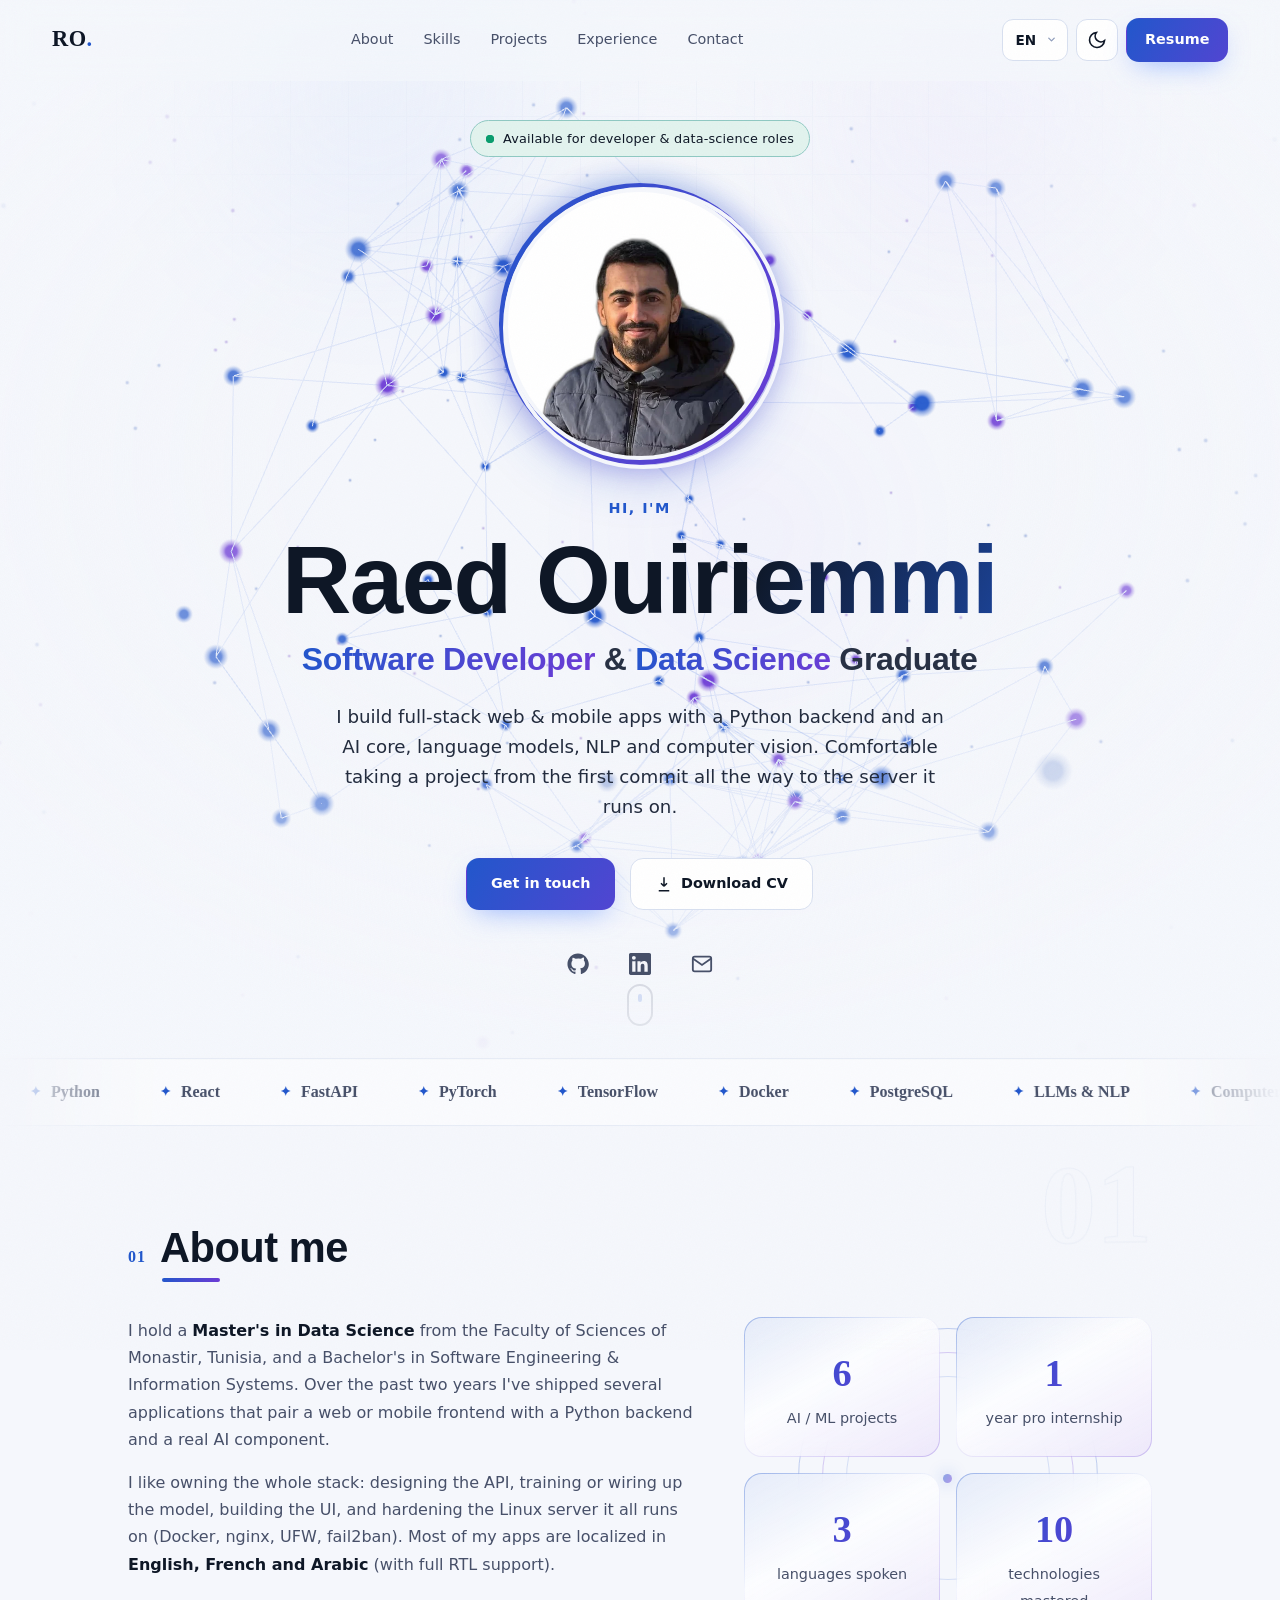
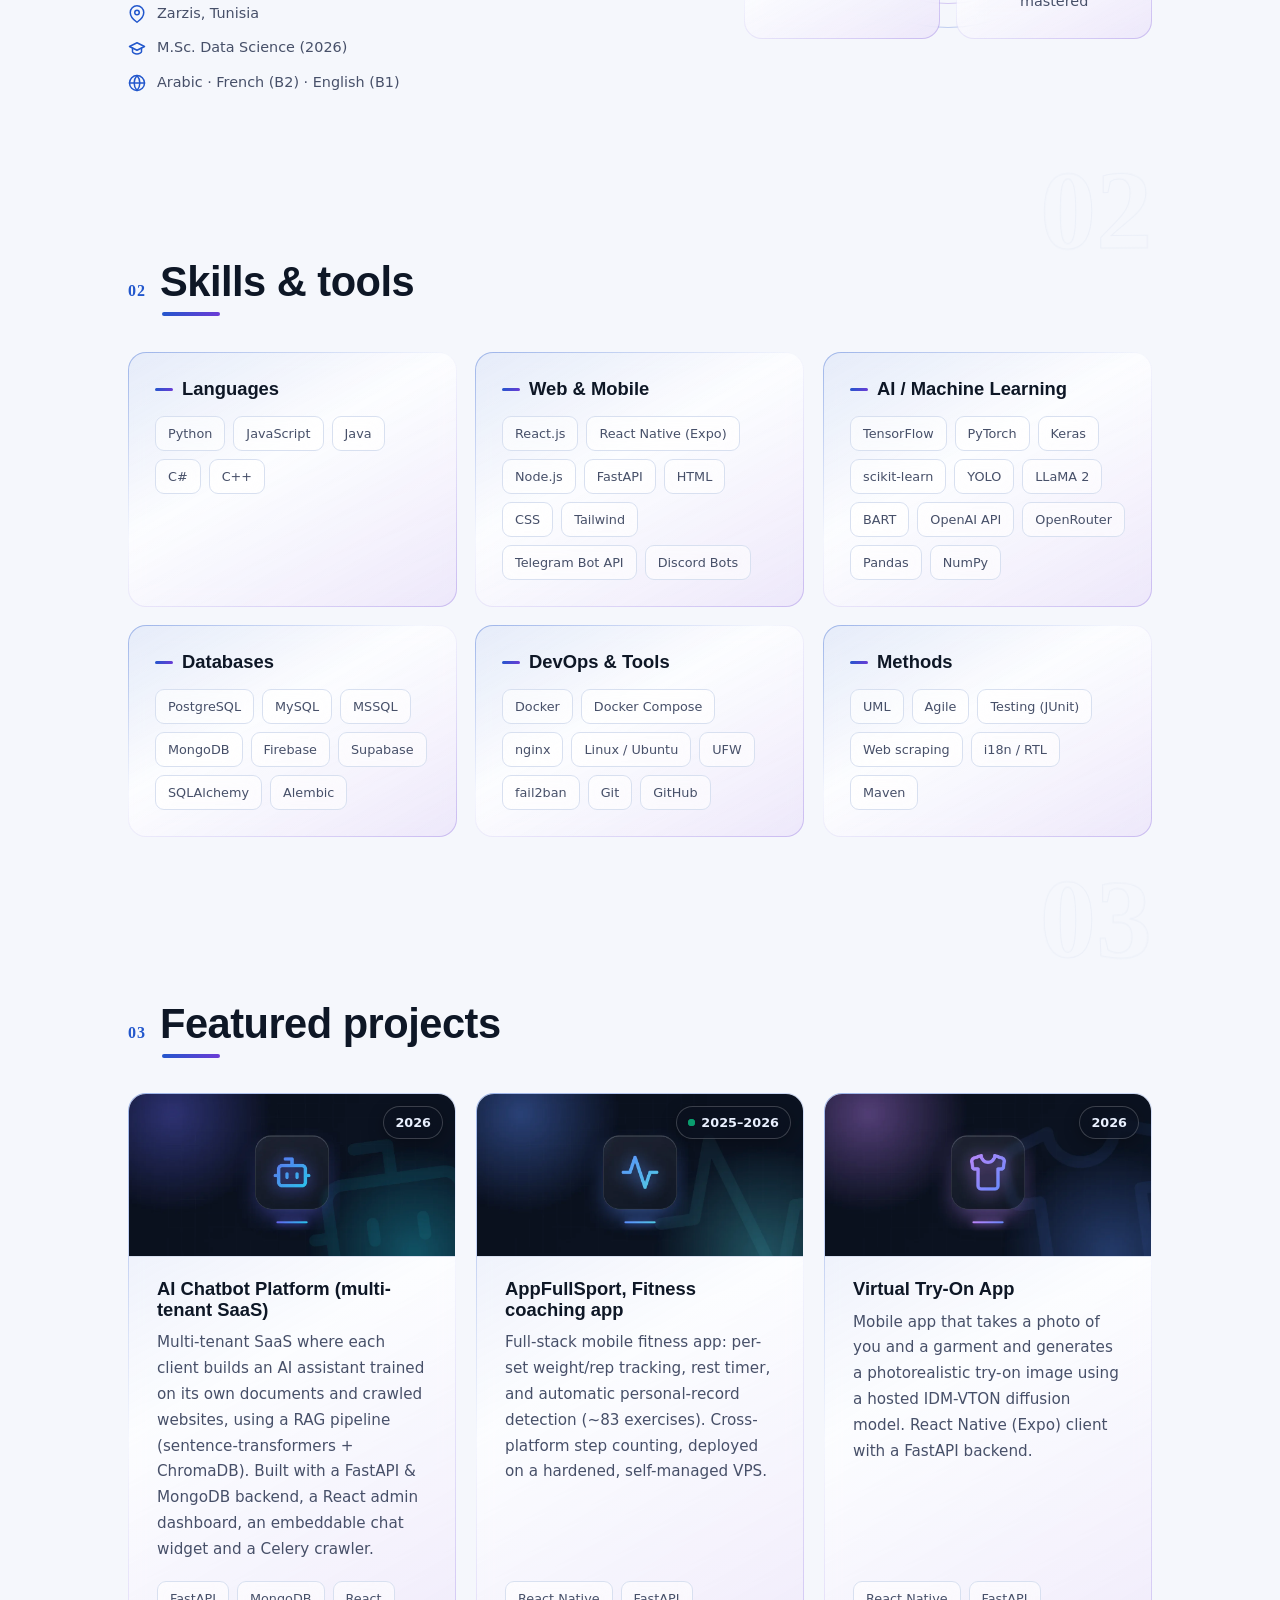
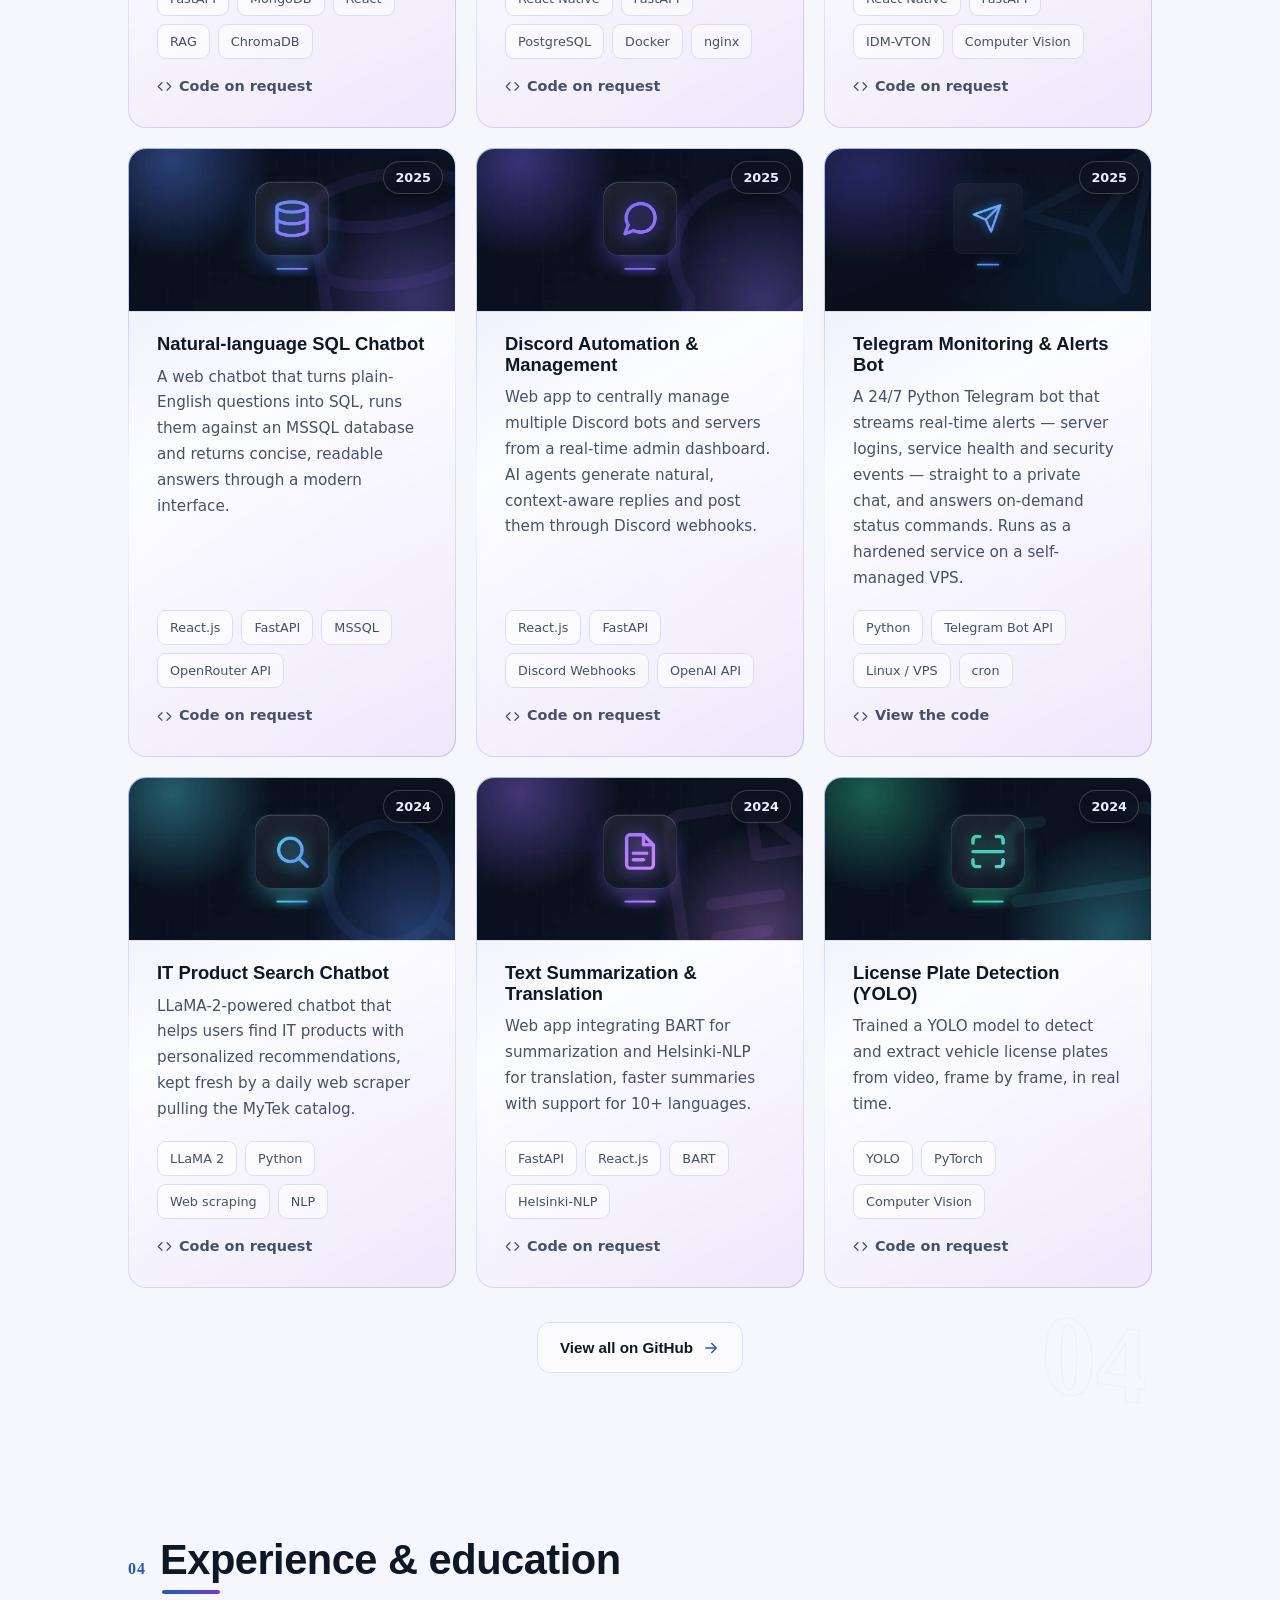
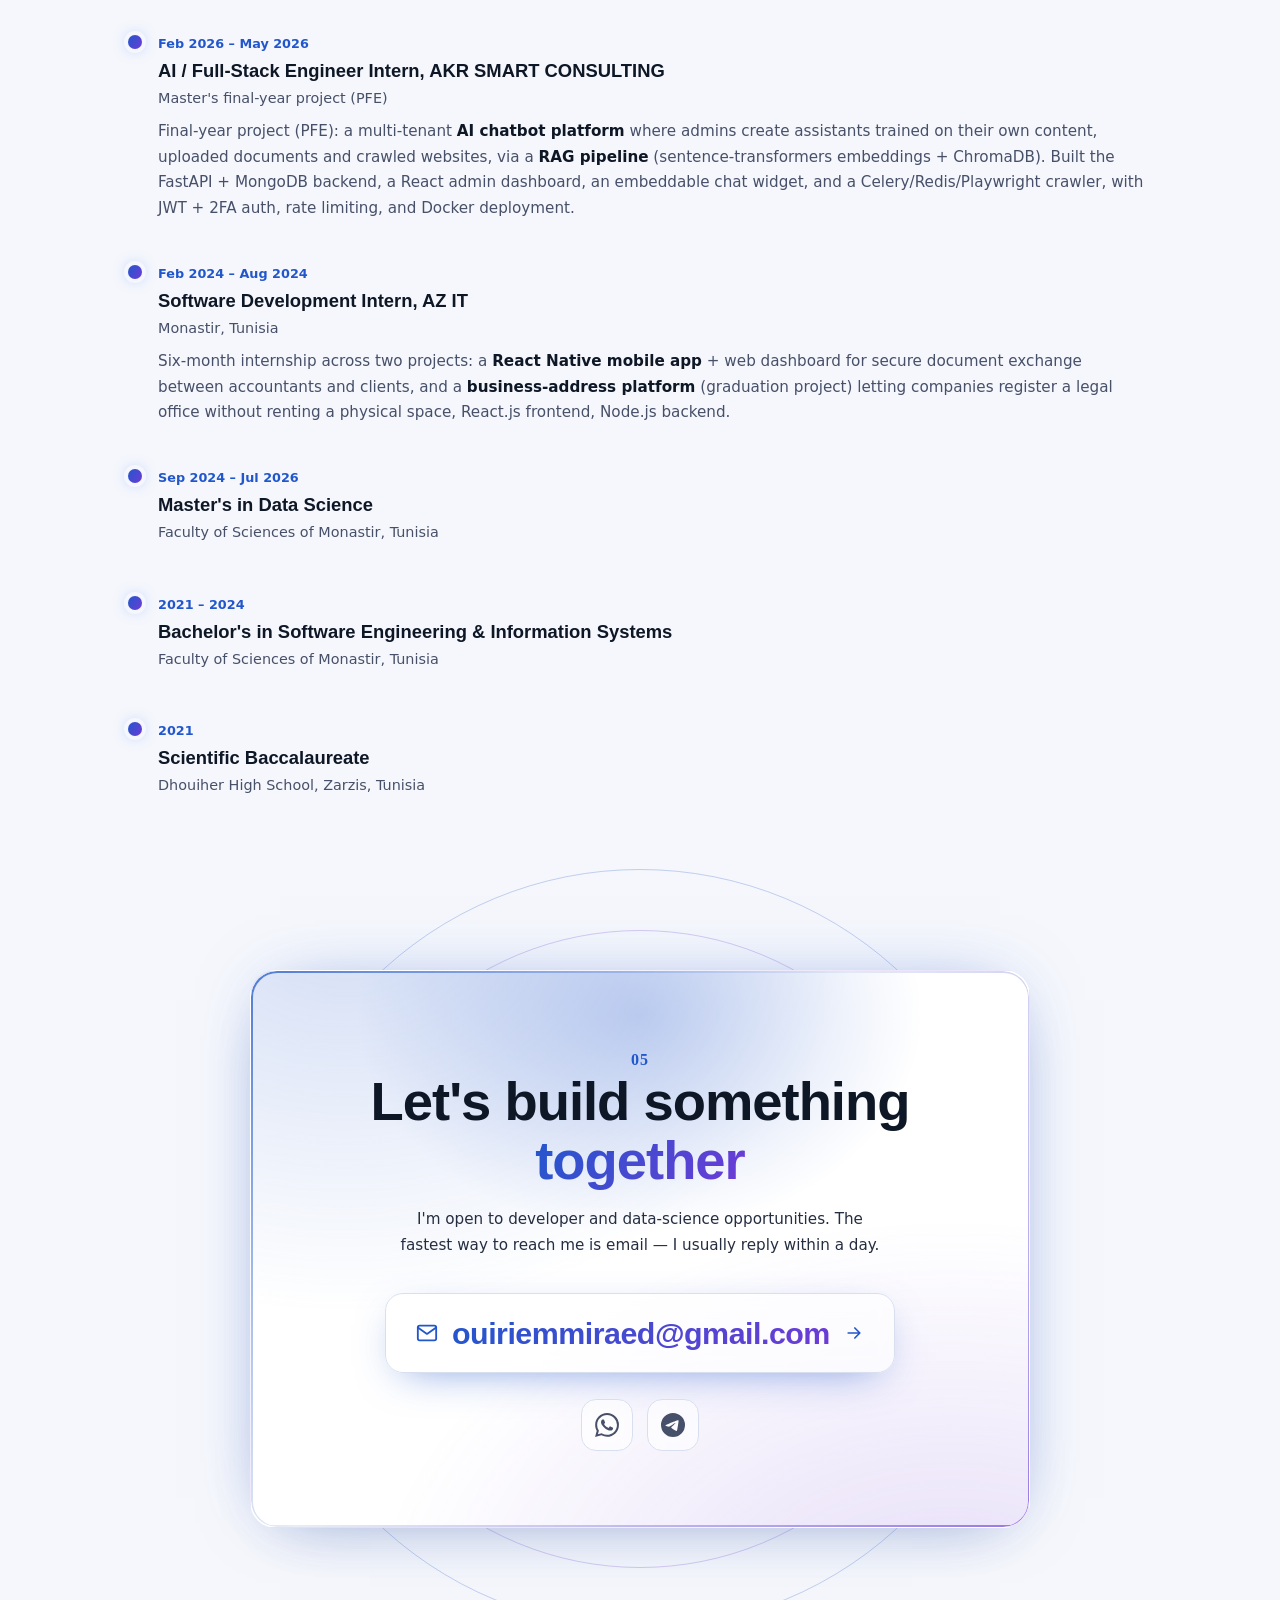
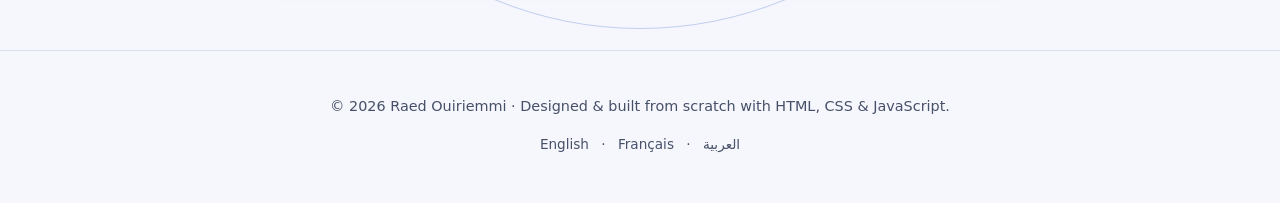
<file: index.html>
<!DOCTYPE html>
<html lang="en">
<head>
  <meta charset="UTF-8" />
  <meta http-equiv="Content-Security-Policy" content="default-src 'self'; script-src 'self' 'unsafe-inline' https://www.googletagmanager.com; style-src 'self' 'unsafe-inline' https://fonts.googleapis.com; font-src 'self' https://fonts.gstatic.com; img-src 'self' data: https://www.googletagmanager.com https://*.google-analytics.com; connect-src 'self' https://*.google-analytics.com https://*.analytics.google.com https://*.googletagmanager.com https://*.g.doubleclick.net https://www.google.com; object-src 'none'; base-uri 'self'; upgrade-insecure-requests" />
  <meta name="referrer" content="strict-origin-when-cross-origin" />
  <!-- Google tag (gtag.js) — loaded on idle: it is the page's single largest
       download, and the stub below queues every event until it arrives -->
  <script>
    window.dataLayer = window.dataLayer || [];
    function gtag(){dataLayer.push(arguments);}
    gtag('js', new Date());
    gtag('config', 'G-MPLFTZPCCY');
    (function () {
      var load = function () {
        var s = document.createElement('script');
        s.async = true;
        s.src = 'https://www.googletagmanager.com/gtag/js?id=G-MPLFTZPCCY';
        document.head.appendChild(s);
      };
      if ('requestIdleCallback' in window) requestIdleCallback(load, { timeout: 3000 });
      else setTimeout(load, 1500);
    })();
  </script>
  <!-- Apply saved theme + language before paint (no flash of wrong theme/direction) -->
  <script>
    (function () {
      try {
        document.documentElement.setAttribute("data-theme", localStorage.getItem("theme") || "light");
        var l = localStorage.getItem("lang");
        if (l) {
          document.documentElement.setAttribute("lang", l);
          document.documentElement.setAttribute("dir", l === "ar" ? "rtl" : "ltr");
          if (l === "ar") {
            var f = document.createElement("link");
            f.id = "cairoFont";
            f.rel = "stylesheet";
            f.href = "https://fonts.googleapis.com/css2?family=Cairo:wght@400;600;700&display=swap";
            document.head.appendChild(f);
          }
        }
      } catch (e) {}
    })();
  </script>
  <meta name="viewport" content="width=device-width, initial-scale=1.0" />
  <title>Raed Ouiriemmi — Software Developer & Data Scientist</title>
  <meta name="description" content="Raed Ouiriemmi is a Software Developer with a Master's in Data Science, based in Zarzis, Tunisia — full-stack web & mobile apps with AI and RAG chatbots." />
  <meta name="author" content="Raed Ouiriemmi" />
  <meta name="robots" content="index, follow, max-image-preview:large, max-snippet:-1, max-video-preview:-1" />
  <meta name="googlebot" content="index, follow, max-image-preview:large, max-snippet:-1, max-video-preview:-1" />

  <link rel="canonical" href="https://ouiriemmiraed.me/" />
  <link rel="alternate" hreflang="en" href="https://ouiriemmiraed.me/" />
  <link rel="alternate" hreflang="fr" href="https://ouiriemmiraed.me/fr/" />
  <link rel="alternate" hreflang="ar" href="https://ouiriemmiraed.me/ar/" />
  <link rel="alternate" hreflang="x-default" href="https://ouiriemmiraed.me/" />
  <meta name="theme-color" content="#f5f7fc" />

  <!-- Open Graph / social preview -->
  <meta property="og:site_name" content="Raed Ouiriemmi" />
  <meta property="og:title" content="Raed Ouiriemmi — Software Developer & Data Scientist in Zarzis, Tunisia" />
  <meta property="og:description" content="Full-stack developer with a Master's in Data Science, based in Zarzis, Tunisia. AI chatbots, NLP, computer vision, web & mobile apps." />
  <meta property="og:type" content="website" />
  <meta property="og:url" content="https://ouiriemmiraed.me/" />
  <meta property="og:locale" content="en_US" />
  <meta property="og:locale:alternate" content="fr_FR" />
  <meta property="og:locale:alternate" content="ar_TN" />
  <meta property="og:image" content="https://ouiriemmiraed.me/og-image.jpg" />
  <meta property="og:image:width" content="1200" />
  <meta property="og:image:height" content="630" />
  <meta property="og:image:alt" content="Raed Ouiriemmi, Software Developer & Data Scientist" />

  <!-- Twitter -->
  <meta name="twitter:card" content="summary_large_image" />
  <meta name="twitter:title" content="Raed Ouiriemmi — Software Developer & Data Scientist in Zarzis, Tunisia" />
  <meta name="twitter:description" content="Full-stack developer with a Master's in Data Science, based in Zarzis, Tunisia. AI chatbots, NLP, computer vision, web & mobile apps." />
  <meta name="twitter:image" content="https://ouiriemmiraed.me/og-image.jpg" />
  <meta name="twitter:image:alt" content="Raed Ouiriemmi, Software Developer & Data Scientist" />

  <link rel="preconnect" href="https://fonts.googleapis.com" />
  <link rel="preconnect" href="https://fonts.gstatic.com" crossorigin />
  <link href="https://fonts.googleapis.com/css2?family=Space+Grotesk:wght@500;600;700&family=Inter:wght@400;500;600&display=swap" rel="stylesheet" />
  <link rel="stylesheet" href="style.css" />
  <script type="importmap">
    { "imports": { "three": "/vendor/three.module.min.js" } }
  </script>
  <link rel="icon" href="favicon.ico?v=2" sizes="any" />
  <link rel="icon" type="image/svg+xml" href="favicon.svg?v=2" />
  <link rel="apple-touch-icon" href="apple-touch-icon.png?v=2" />
  <link rel="manifest" href="site.webmanifest" />
  <link rel="preload" as="image" href="profile-cutout.webp" type="image/webp" />

  <!-- Structured data -->
  <script type="application/ld+json">
  {
    "@context": "https://schema.org",
    "@graph": [
      {
        "@type": "Person",
        "@id": "https://ouiriemmiraed.me/#person",
        "name": "Raed Ouiriemmi",
        "alternateName": ["Ouiriemmi Raed", "Raed Ouiriemi", "Raed Oueriemmi", "Raed Ouirimi", "Raed Ourimi", "Raed Wiriemmi", "رائد الويريمي"],
        "givenName": "Raed",
        "familyName": "Ouiriemmi",
        "url": "https://ouiriemmiraed.me/",
        "image": ["https://ouiriemmiraed.me/profile-cutout.png", "https://ouiriemmiraed.me/og-image.jpg"],
        "description": "Software Developer with a Master's in Data Science, based in Zarzis, Tunisia, building full-stack web and mobile apps with AI, NLP, RAG chatbots and computer vision.",
        "jobTitle": ["Software Developer", "Data Scientist", "AI Engineer", "Machine Learning Engineer", "Data Engineer"],
        "email": "mailto:ouiriemmiraed@gmail.com",
        "nationality": "Tunisian",
        "knowsLanguage": ["Arabic", "French", "English"],
        "address": { "@type": "PostalAddress", "addressLocality": "Zarzis", "addressCountry": "Tunisia" },
        "alumniOf": { "@type": "CollegeOrUniversity", "name": "Faculty of Sciences of Monastir" },
        "hasCredential": [
          { "@type": "EducationalOccupationalCredential", "credentialCategory": "degree", "educationalLevel": "Master's degree", "name": "Master's in Data Science", "recognizedBy": { "@type": "CollegeOrUniversity", "name": "Faculty of Sciences of Monastir" } },
          { "@type": "EducationalOccupationalCredential", "credentialCategory": "degree", "educationalLevel": "Bachelor's degree", "name": "Bachelor's in Software Engineering and Information Systems", "recognizedBy": { "@type": "CollegeOrUniversity", "name": "Faculty of Sciences of Monastir" } }
        ],
        "knowsAbout": ["Python", "Machine Learning", "Deep Learning", "Data Science", "NLP", "Computer Vision", "RAG", "Large Language Models", "React", "Next.js", "React Native", "FastAPI", "MongoDB", "PostgreSQL", "Docker"],
        "sameAs": [
          "https://github.com/ouiriemmiraed",
          "https://www.linkedin.com/in/raed-ouiriemmi-9858b5242"
        ]
      },
      {
        "@type": "WebSite",
        "@id": "https://ouiriemmiraed.me/#website",
        "url": "https://ouiriemmiraed.me/",
        "name": "Raed Ouiriemmi",
        "alternateName": "Raed Ouiriemmi Portfolio",
        "description": "Portfolio of Raed Ouiriemmi, Software Developer with a Master's in Data Science, based in Zarzis, Tunisia.",
        "inLanguage": ["en", "fr", "ar"],
        "publisher": { "@id": "https://ouiriemmiraed.me/#person" }
      },
      {
        "@type": "ProfilePage",
        "@id": "https://ouiriemmiraed.me/#webpage",
        "url": "https://ouiriemmiraed.me/",
        "name": "Raed Ouiriemmi — Software Developer & Data Scientist in Zarzis, Tunisia",
        "inLanguage": "en",
        "isPartOf": { "@id": "https://ouiriemmiraed.me/#website" },
        "mainEntity": { "@id": "https://ouiriemmiraed.me/#person" },
        "about": { "@id": "https://ouiriemmiraed.me/#person" },
        "primaryImageOfPage": "https://ouiriemmiraed.me/og-image.jpg"
      }
    ]
  }
  </script>
</head>
<body>
  <a class="skip-link" href="#hero" data-i18n="skip">Skip to content</a>
  <!-- Top-of-page scroll progress -->
  <div class="scroll-progress" id="scrollProgress" aria-hidden="true"></div>

  <!-- Atmosphere layers -->
  <div class="bg-grid" aria-hidden="true"></div>
  <div class="aurora" aria-hidden="true"><span class="a1"></span><span class="a2"></span><span class="a3"></span></div>
  <div class="cursor-glow" id="cursorGlow" aria-hidden="true"></div>
  <div class="grain" aria-hidden="true"></div>

  <!-- Navbar -->
  <header class="nav" id="nav">
    <a href="#hero" class="nav__logo">RO<span>.</span></a>
    <nav class="nav__links" id="navLinks">
      <a href="#about" data-i18n="nav.about">About</a>
      <a href="#skills" data-i18n="nav.skills">Skills</a>
      <a href="#projects" data-i18n="nav.projects">Projects</a>
      <a href="#experience" data-i18n="nav.experience">Experience</a>
      <a href="#contact" data-i18n="nav.contact">Contact</a>
    </nav>
    <div class="nav__actions">
      <select id="langSelect" class="lang-select" aria-label="Language" data-i18n-aria="aria.lang">
        <option value="en">EN</option>
        <option value="fr">FR</option>
        <option value="ar">ع</option>
      </select>
      <button id="themeToggle" class="icon-btn" aria-label="Toggle theme" data-i18n-aria="aria.theme" aria-pressed="false" title="Toggle theme">
        <svg class="icon-sun" aria-hidden="true" viewBox="0 0 24 24" width="20" height="20" fill="none" stroke="currentColor" stroke-width="2"><circle cx="12" cy="12" r="4"/><path d="M12 2v2M12 20v2M2 12h2M20 12h2M5 5l1.5 1.5M17.5 17.5L19 19M19 5l-1.5 1.5M6.5 17.5L5 19"/></svg>
        <svg class="icon-moon" aria-hidden="true" viewBox="0 0 24 24" width="20" height="20" fill="none" stroke="currentColor" stroke-width="2"><path d="M21 12.8A9 9 0 1 1 11.2 3a7 7 0 0 0 9.8 9.8z"/></svg>
      </button>
      <a href="Raed_Ouiriemmi_CV.pdf" class="nav__cv btn btn--primary cv-link" download data-i18n="nav.resume">Resume</a>
      <button id="menuToggle" class="icon-btn menu-btn" aria-label="Open menu" data-i18n-aria="aria.menu" aria-expanded="false" aria-controls="navLinks">
        <svg aria-hidden="true" viewBox="0 0 24 24" width="22" height="22" fill="none" stroke="currentColor" stroke-width="2"><path d="M3 6h18M3 12h18M3 18h18"/></svg>
      </button>
    </div>
  </header>

  <main>
    <!-- Hero -->
    <section class="hero" id="hero">
      <div class="hero__canvas" id="webgl" aria-hidden="true"></div>
      <div class="hero__inner reveal">
        <span class="badge"><span class="badge__dot"></span> <span data-i18n="hero.badge">Available for developer &amp; data-science roles</span></span>
        <div class="hero__avatar">
          <picture>
            <source srcset="profile-cutout.webp" type="image/webp">
            <img src="profile-cutout.png" alt="Raed Ouiriemmi" width="150" height="150" loading="eager" decoding="async">
          </picture>
          <span class="hero__avatar-fallback">RO</span>
        </div>
        <p class="hero__hi" data-i18n="hero.hi">Hi, I'm</p>
        <h1 class="hero__name">Raed Ouiriemmi</h1>
        <h2 class="hero__role" data-i18n="hero.role">
          <span class="grad">Software Developer</span> &amp; <span class="grad">Data Science</span> Graduate
        </h2>
        <p class="hero__tag" data-i18n="hero.tag">
          I build full-stack web &amp; mobile apps with a Python backend and an AI core,
          language models, NLP and computer vision. Comfortable taking a project from the
          first commit all the way to the server it runs on.
        </p>
        <div class="hero__cta">
          <a href="mailto:ouiriemmiraed@gmail.com" class="btn btn--primary magnetic" data-i18n="hero.contact">Get in touch</a>
          <a href="Raed_Ouiriemmi_CV.pdf" class="btn btn--ghost cv-link" download>
            <svg aria-hidden="true" viewBox="0 0 24 24" width="18" height="18" fill="none" stroke="currentColor" stroke-width="2"><path d="M12 3v12m0 0l-4-4m4 4l4-4M5 21h14"/></svg>
            <span data-i18n="hero.cv">Download CV</span>
          </a>
        </div>
        <div class="hero__socials">
          <a href="https://github.com/ouiriemmiraed" target="_blank" rel="me noopener" aria-label="GitHub" title="GitHub">
            <svg aria-hidden="true" viewBox="0 0 24 24" width="22" height="22" fill="currentColor"><path d="M12 .5C5.7.5.5 5.7.5 12c0 5.1 3.3 9.4 7.9 10.9.6.1.8-.2.8-.6v-2c-3.2.7-3.9-1.4-3.9-1.4-.5-1.3-1.3-1.7-1.3-1.7-1-.7.1-.7.1-.7 1.2.1 1.8 1.2 1.8 1.2 1 1.8 2.8 1.3 3.5 1 .1-.8.4-1.3.7-1.6-2.6-.3-5.3-1.3-5.3-5.7 0-1.3.4-2.3 1.2-3.1-.1-.3-.5-1.5.1-3.1 0 0 1-.3 3.3 1.2a11.5 11.5 0 0 1 6 0C17.3 4.7 18.3 5 18.3 5c.6 1.6.2 2.8.1 3.1.8.8 1.2 1.8 1.2 3.1 0 4.4-2.7 5.4-5.3 5.7.4.4.8 1.1.8 2.2v3.3c0 .3.2.7.8.6 4.6-1.5 7.9-5.8 7.9-10.9C23.5 5.7 18.3.5 12 .5z"/></svg>
          </a>
          <a href="https://www.linkedin.com/in/raed-ouiriemmi-9858b5242" target="_blank" rel="me noopener" aria-label="LinkedIn" title="LinkedIn">
            <svg aria-hidden="true" viewBox="0 0 24 24" width="22" height="22" fill="currentColor"><path d="M20.4 20.4h-3.6v-5.6c0-1.3 0-3-1.9-3s-2.1 1.4-2.1 2.9v5.7H9.2V9h3.4v1.6h.1c.5-.9 1.7-1.9 3.4-1.9 3.6 0 4.3 2.4 4.3 5.5v6.2zM5.3 7.4a2.1 2.1 0 1 1 0-4.2 2.1 2.1 0 0 1 0 4.2zM7.1 20.4H3.5V9h3.6v11.4zM22.2 0H1.8C.8 0 0 .8 0 1.7v20.5c0 1 .8 1.7 1.8 1.7h20.4c1 0 1.8-.8 1.8-1.7V1.7C24 .8 23.2 0 22.2 0z"/></svg>
          </a>
          <a href="mailto:ouiriemmiraed@gmail.com" aria-label="Email" title="Email">
            <svg aria-hidden="true" viewBox="0 0 24 24" width="22" height="22" fill="none" stroke="currentColor" stroke-width="2"><rect x="2" y="4" width="20" height="16" rx="2"/><path d="m22 6-10 7L2 6"/></svg>
          </a>
        </div>
      </div>
      <div class="hero__scroll" aria-hidden="true"><span></span></div>
    </section>

    <!-- Tech marquee -->
    <div class="marquee" aria-hidden="true">
      <div class="marquee__track">
        <span>Python</span><span>React</span><span>FastAPI</span><span>PyTorch</span><span>TensorFlow</span><span>Docker</span><span>PostgreSQL</span><span>LLMs &amp; NLP</span><span>Computer Vision</span><span>React Native</span><span>nginx</span><span>Linux</span>
        <span>Python</span><span>React</span><span>FastAPI</span><span>PyTorch</span><span>TensorFlow</span><span>Docker</span><span>PostgreSQL</span><span>LLMs &amp; NLP</span><span>Computer Vision</span><span>React Native</span><span>nginx</span><span>Linux</span>
      </div>
    </div>

    <!-- About -->
    <section class="section" id="about">
      <div class="section__head reveal">
        <span class="section__num">01</span>
        <h2 class="section__title" data-i18n="about.title">About me</h2>
        <span class="section__ghost" aria-hidden="true">01</span>
      </div>
      <div class="about reveal">
        <div class="about__text">
          <p data-i18n="about.p1">
            I hold a <strong>Master's in Data Science</strong> from the Faculty of Sciences of Monastir,
            Tunisia, and a Bachelor's in Software Engineering &amp; Information Systems. Over the past two
            years I've shipped several applications that pair a web or mobile frontend with a Python
            backend and a real AI component.
          </p>
          <p data-i18n="about.p2">
            I like owning the whole stack: designing the API, training or wiring up the model, building
            the UI, and hardening the Linux server it all runs on (Docker, nginx, UFW, fail2ban). Most of
            my apps are localized in <strong>English, French and Arabic</strong> (with full RTL support).
          </p>
          <div class="about__facts">
            <div class="fact"><span class="fact__k"><svg aria-hidden="true" viewBox="0 0 24 24" fill="none" stroke="currentColor" stroke-width="2" stroke-linecap="round" stroke-linejoin="round"><path d="M21 10c0 7-9 13-9 13s-9-6-9-13a9 9 0 0 1 18 0z"/><circle cx="12" cy="10" r="3"/></svg></span> <span data-i18n="about.fact1">Zarzis, Tunisia</span></div>
            <div class="fact"><span class="fact__k"><svg aria-hidden="true" viewBox="0 0 24 24" fill="none" stroke="currentColor" stroke-width="2" stroke-linecap="round" stroke-linejoin="round"><path d="M22 10 12 5 2 10l10 5 10-5z"/><path d="M6 12v5c0 1 2.7 3 6 3s6-2 6-3v-5"/></svg></span> <span data-i18n="about.fact2">M.Sc. Data Science (2026)</span></div>
            <div class="fact"><span class="fact__k"><svg aria-hidden="true" viewBox="0 0 24 24" fill="none" stroke="currentColor" stroke-width="2" stroke-linecap="round" stroke-linejoin="round"><circle cx="12" cy="12" r="10"/><path d="M2 12h20M12 2a15 15 0 0 1 0 20 15 15 0 0 1 0-20z"/></svg></span> <span data-i18n="about.fact3">Arabic · French (B2) · English (B1)</span></div>
          </div>
        </div>
        <div class="about__stats">
          <div class="stat spot"><span class="stat__n" data-count="6">6</span><span class="stat__l" data-i18n="about.stat1">AI / ML projects</span></div>
          <div class="stat spot"><span class="stat__n" data-count="1">1</span><span class="stat__l" data-i18n="about.stat2">year pro internship</span></div>
          <div class="stat spot"><span class="stat__n" data-count="3">3</span><span class="stat__l" data-i18n="about.stat3">languages spoken</span></div>
          <div class="stat spot"><span class="stat__n" data-count="10">10</span><span class="stat__l" data-i18n="about.stat4">+ technologies mastered</span></div>
        </div>
      </div>
    </section>

    <!-- Skills -->
    <section class="section" id="skills">
      <div class="section__head reveal">
        <span class="section__num">02</span>
        <h2 class="section__title" data-i18n="skills.title">Skills &amp; tools</h2>
        <span class="section__ghost" aria-hidden="true">02</span>
      </div>
      <div class="skills">
        <div class="skill-card spot reveal">
          <h3 data-i18n="skills.languages">Languages</h3>
          <div class="tags">
            <span>Python</span><span>JavaScript</span><span>Java</span><span>C#</span><span>C++</span>
          </div>
        </div>
        <div class="skill-card spot reveal">
          <h3 data-i18n="skills.web">Web &amp; Mobile</h3>
          <div class="tags">
            <span>React.js</span><span>React Native (Expo)</span><span>Node.js</span><span>FastAPI</span><span>HTML</span><span>CSS</span><span>Tailwind</span><span>Telegram Bot API</span><span>Discord Bots</span>
          </div>
        </div>
        <div class="skill-card spot reveal">
          <h3 data-i18n="skills.ai">AI / Machine Learning</h3>
          <div class="tags">
            <span>TensorFlow</span><span>PyTorch</span><span>Keras</span><span>scikit-learn</span><span>YOLO</span><span>LLaMA 2</span><span>BART</span><span>OpenAI API</span><span>OpenRouter</span><span>Pandas</span><span>NumPy</span>
          </div>
        </div>
        <div class="skill-card spot reveal">
          <h3 data-i18n="skills.databases">Databases</h3>
          <div class="tags">
            <span>PostgreSQL</span><span>MySQL</span><span>MSSQL</span><span>MongoDB</span><span>Firebase</span><span>Supabase</span><span>SQLAlchemy</span><span>Alembic</span>
          </div>
        </div>
        <div class="skill-card spot reveal">
          <h3 data-i18n="skills.devops">DevOps &amp; Tools</h3>
          <div class="tags">
            <span>Docker</span><span>Docker Compose</span><span>nginx</span><span>Linux / Ubuntu</span><span>UFW</span><span>fail2ban</span><span>Git</span><span>GitHub</span>
          </div>
        </div>
        <div class="skill-card spot reveal">
          <h3 data-i18n="skills.methods">Methods</h3>
          <div class="tags">
            <span>UML</span><span>Agile</span><span>Testing (JUnit)</span><span>Web scraping</span><span>i18n / RTL</span><span>Maven</span>
          </div>
        </div>
      </div>
    </section>

    <!-- Projects -->
    <section class="section" id="projects">
      <div class="section__head reveal">
        <span class="section__num">03</span>
        <h2 class="section__title" data-i18n="projects.title">Featured projects</h2>
        <span class="section__ghost" aria-hidden="true">03</span>
      </div>
      <div class="projects">

        <article class="project spot reveal" data-tilt>
          <div class="project__media"><img src="cover-chatbot.webp" alt="AI chatbot platform" loading="lazy" decoding="async" width="1200" height="600"><span class="project__year">2026</span></div>
          <h3 data-i18n="proj.chatbot.title">AI Chatbot Platform (multi-tenant SaaS)</h3>
          <p data-i18n="proj.chatbot.desc">
            Multi-tenant SaaS where each client builds an AI assistant trained on its own documents and crawled
            websites, using a RAG pipeline (sentence-transformers + ChromaDB). Built with a FastAPI &amp; MongoDB
            backend, a React admin dashboard, an embeddable chat widget and a Celery crawler.
          </p>
          <div class="tags">
            <span>FastAPI</span><span>MongoDB</span><span>React</span><span>RAG</span><span>ChromaDB</span>
          </div>
          <div class="project__links">
            <a href="mailto:ouiriemmiraed@gmail.com?subject=Project%3A%20AI%20Chatbot%20Platform" class="project__link"><svg aria-hidden="true" viewBox="0 0 24 24" width="15" height="15" fill="none" stroke="currentColor" stroke-width="2" stroke-linecap="round" stroke-linejoin="round"><path d="M16 18l6-6-6-6M8 6l-6 6 6 6"/></svg> <span data-i18n="projects.code">Code on request</span></a>
          </div>
        </article>

        <article class="project spot reveal" data-tilt>
          <div class="project__media"><img src="cover-fitness.webp" alt="AppFullSport fitness app" loading="lazy" decoding="async" width="1200" height="600"><span class="project__year project__year--live"><span class="project__live-dot" aria-hidden="true"></span>2025–2026</span></div>
          <h3 data-i18n="proj.fitness.title">AppFullSport, Fitness coaching app</h3>
          <p data-i18n="proj.fitness.desc">
            Full mobile fitness app: workout sessions with per-set weight/rep tracking, rest timer and
            automatic personal-record detection (seeded with ~83 exercises). Step counting via HealthKit
            &amp; CoreMotion on iOS and the hardware sensor on Android. Hardened, self-managed VPS deploy.
          </p>
          <div class="tags">
            <span>React Native</span><span>FastAPI</span><span>PostgreSQL</span><span>Docker</span><span>nginx</span>
          </div>
          <div class="project__links">
            <a href="mailto:ouiriemmiraed@gmail.com?subject=Project%3A%20AppFullSport" class="project__link"><svg aria-hidden="true" viewBox="0 0 24 24" width="15" height="15" fill="none" stroke="currentColor" stroke-width="2" stroke-linecap="round" stroke-linejoin="round"><path d="M16 18l6-6-6-6M8 6l-6 6 6 6"/></svg> <span data-i18n="projects.code">Code on request</span></a>
          </div>
        </article>

        <article class="project spot reveal" data-tilt>
          <div class="project__media"><img src="cover-tryon.webp" alt="Virtual try-on app" loading="lazy" decoding="async" width="1200" height="600"><span class="project__year">2026</span></div>
          <h3 data-i18n="proj.tryon.title">Virtual Try-On App</h3>
          <p data-i18n="proj.tryon.desc">
            Mobile app that takes a photo of you and a garment and generates a photorealistic try-on image using a
            hosted IDM-VTON diffusion model. React Native (Expo) client with a FastAPI backend.
          </p>
          <div class="tags">
            <span>React Native</span><span>FastAPI</span><span>IDM-VTON</span><span>Computer Vision</span>
          </div>
          <div class="project__links">
            <a href="mailto:ouiriemmiraed@gmail.com?subject=Project%3A%20Virtual%20Try-On" class="project__link"><svg aria-hidden="true" viewBox="0 0 24 24" width="15" height="15" fill="none" stroke="currentColor" stroke-width="2" stroke-linecap="round" stroke-linejoin="round"><path d="M16 18l6-6-6-6M8 6l-6 6 6 6"/></svg> <span data-i18n="projects.code">Code on request</span></a>
          </div>
        </article>

        <article class="project spot reveal" data-tilt>
          <div class="project__media"><img src="cover-sql.webp" alt="Natural-language SQL chatbot" loading="lazy" decoding="async" width="1200" height="600"><span class="project__year">2025</span></div>
          <h3 data-i18n="proj.sql.title">Natural-language SQL Chatbot</h3>
          <p data-i18n="proj.sql.desc">
            A web chatbot that turns plain-English questions into SQL, runs them against an MSSQL database
            and returns concise, readable answers through a modern interface.
          </p>
          <div class="tags">
            <span>React.js</span><span>FastAPI</span><span>MSSQL</span><span>OpenRouter API</span>
          </div>
          <div class="project__links">
            <a href="mailto:ouiriemmiraed@gmail.com?subject=Project%3A%20NL-to-SQL%20Chatbot" class="project__link"><svg aria-hidden="true" viewBox="0 0 24 24" width="15" height="15" fill="none" stroke="currentColor" stroke-width="2" stroke-linecap="round" stroke-linejoin="round"><path d="M16 18l6-6-6-6M8 6l-6 6 6 6"/></svg> <span data-i18n="projects.code">Code on request</span></a>
          </div>
        </article>

        <article class="project spot reveal" data-tilt>
          <div class="project__media"><img src="cover-discord.webp" alt="Discord automation tool" loading="lazy" decoding="async" width="1200" height="600"><span class="project__year">2025</span></div>
          <h3 data-i18n="proj.discord.title">Discord Automation &amp; Management</h3>
          <p data-i18n="proj.discord.desc">
            Web app to centrally manage multiple Discord bots and servers from a real-time admin
            dashboard. AI agents generate natural, context-aware replies and post them through
            Discord webhooks.
          </p>
          <div class="tags">
            <span>React.js</span><span>FastAPI</span><span>Discord Webhooks</span><span>OpenAI API</span>
          </div>
          <div class="project__links">
            <a href="mailto:ouiriemmiraed@gmail.com?subject=Project%3A%20Discord%20Automation" class="project__link"><svg aria-hidden="true" viewBox="0 0 24 24" width="15" height="15" fill="none" stroke="currentColor" stroke-width="2" stroke-linecap="round" stroke-linejoin="round"><path d="M16 18l6-6-6-6M8 6l-6 6 6 6"/></svg> <span data-i18n="projects.code">Code on request</span></a>
          </div>
        </article>

        <article class="project spot reveal" data-tilt>
          <div class="project__media"><img src="cover-telegram.webp" alt="Telegram monitoring and alerts bot" loading="lazy" decoding="async" width="1200" height="600"><span class="project__year">2025</span></div>
          <h3 data-i18n="proj.telegram.title">Telegram Monitoring &amp; Alerts Bot</h3>
          <p data-i18n="proj.telegram.desc">
            A 24/7 Python Telegram bot that streams real-time alerts &mdash; server logins, service health and
            security events &mdash; straight to a private chat, and answers on-demand status commands. Runs as a
            hardened service on a self-managed VPS.
          </p>
          <div class="tags">
            <span>Python</span><span>Telegram Bot API</span><span>Linux / VPS</span><span>cron</span>
          </div>
          <div class="project__links">
            <a href="https://github.com/ouiriemmiraed/vps-sentinel" target="_blank" rel="noopener" class="project__link"><svg aria-hidden="true" viewBox="0 0 24 24" width="15" height="15" fill="none" stroke="currentColor" stroke-width="2" stroke-linecap="round" stroke-linejoin="round"><path d="M16 18l6-6-6-6M8 6l-6 6 6 6"/></svg> <span data-i18n="projects.view">View the code</span></a>
          </div>
        </article>

        <article class="project spot reveal" data-tilt>
          <div class="project__media"><img src="cover-itsearch.webp" alt="IT product search chatbot" loading="lazy" decoding="async" width="1200" height="600"><span class="project__year">2024</span></div>
          <h3 data-i18n="proj.it.title">IT Product Search Chatbot</h3>
          <p data-i18n="proj.it.desc">
            LLaMA-2-powered chatbot that helps users find IT products with personalized recommendations,
            kept fresh by a daily web scraper pulling the MyTek catalog.
          </p>
          <div class="tags">
            <span>LLaMA 2</span><span>Python</span><span>Web scraping</span><span>NLP</span>
          </div>
          <div class="project__links">
            <a href="mailto:ouiriemmiraed@gmail.com?subject=Project%3A%20IT%20Product%20Search%20Chatbot" class="project__link"><svg aria-hidden="true" viewBox="0 0 24 24" width="15" height="15" fill="none" stroke="currentColor" stroke-width="2" stroke-linecap="round" stroke-linejoin="round"><path d="M16 18l6-6-6-6M8 6l-6 6 6 6"/></svg> <span data-i18n="projects.code">Code on request</span></a>
          </div>
        </article>

        <article class="project spot reveal" data-tilt>
          <div class="project__media"><img src="cover-summarize.webp" alt="Text summarization and translation app" loading="lazy" decoding="async" width="1200" height="600"><span class="project__year">2024</span></div>
          <h3 data-i18n="proj.sum.title">Text Summarization &amp; Translation</h3>
          <p data-i18n="proj.sum.desc">
            Web app integrating BART for summarization and Helsinki-NLP for translation, faster
            summaries with support for 10+ languages.
          </p>
          <div class="tags">
            <span>FastAPI</span><span>React.js</span><span>BART</span><span>Helsinki-NLP</span>
          </div>
          <div class="project__links">
            <a href="mailto:ouiriemmiraed@gmail.com?subject=Project%3A%20Text%20Summarization%20%26%20Translation" class="project__link"><svg aria-hidden="true" viewBox="0 0 24 24" width="15" height="15" fill="none" stroke="currentColor" stroke-width="2" stroke-linecap="round" stroke-linejoin="round"><path d="M16 18l6-6-6-6M8 6l-6 6 6 6"/></svg> <span data-i18n="projects.code">Code on request</span></a>
          </div>
        </article>

        <article class="project spot reveal" data-tilt>
          <div class="project__media"><img src="cover-yolo.webp" alt="License plate detection with YOLO" loading="lazy" decoding="async" width="1200" height="600"><span class="project__year">2024</span></div>
          <h3 data-i18n="proj.yolo.title">License Plate Detection (YOLO)</h3>
          <p data-i18n="proj.yolo.desc">
            Trained a YOLO model to detect and extract vehicle license plates from video, frame by frame,
            in real time.
          </p>
          <div class="tags">
            <span>YOLO</span><span>PyTorch</span><span>Computer Vision</span>
          </div>
          <div class="project__links">
            <a href="mailto:ouiriemmiraed@gmail.com?subject=Project%3A%20License%20Plate%20Detection" class="project__link"><svg aria-hidden="true" viewBox="0 0 24 24" width="15" height="15" fill="none" stroke="currentColor" stroke-width="2" stroke-linecap="round" stroke-linejoin="round"><path d="M16 18l6-6-6-6M8 6l-6 6 6 6"/></svg> <span data-i18n="projects.code">Code on request</span></a>
          </div>
        </article>

      </div>
      <div class="projects__more reveal">
        <a href="https://github.com/ouiriemmiraed" target="_blank" rel="noopener" class="projects__more-link">
          <span data-i18n="projects.viewall">View all on GitHub</span>
          <svg aria-hidden="true" viewBox="0 0 24 24" width="18" height="18" fill="none" stroke="currentColor" stroke-width="2" stroke-linecap="round" stroke-linejoin="round"><path d="M5 12h14M13 6l6 6-6 6"/></svg>
        </a>
      </div>
    </section>

    <!-- Experience & Education -->
    <section class="section" id="experience">
      <div class="section__head reveal">
        <span class="section__num">04</span>
        <h2 class="section__title" data-i18n="exp.title">Experience &amp; education</h2>
        <span class="section__ghost" aria-hidden="true">04</span>
      </div>

      <div class="timeline">
        <div class="tl-item reveal">
          <div class="tl-dot"></div>
          <span class="tl-date" data-i18n="exp.akr.date">Feb 2026 – May 2026</span>
          <h3 data-i18n="exp.akr.title">AI / Full-Stack Engineer Intern, AKR SMART CONSULTING</h3>
          <p class="tl-sub" data-i18n="exp.akr.sub">Master's final-year project (PFE)</p>
          <p data-i18n="exp.akr.desc">
            Final-year project (PFE): a multi-tenant <strong>AI chatbot platform</strong> where admins create
            assistants trained on their own content, uploaded documents and crawled websites, via a
            <strong>RAG pipeline</strong> (sentence-transformers embeddings + ChromaDB). Built the FastAPI + MongoDB
            backend, a React admin dashboard, an embeddable chat widget, and a Celery/Redis/Playwright crawler,
            with JWT + 2FA auth, rate limiting, and Docker deployment.
          </p>
        </div>
        <div class="tl-item reveal">
          <div class="tl-dot"></div>
          <span class="tl-date" data-i18n="exp.intern.date">Feb 2024 – Aug 2024</span>
          <h3 data-i18n="exp.intern.title">Software Development Intern, AZ IT</h3>
          <p class="tl-sub" data-i18n="exp.intern.sub">Monastir, Tunisia</p>
          <p data-i18n="exp.intern.desc">
            Six-month internship across two projects: a <strong>React Native mobile app</strong> + web
            dashboard for secure document exchange between accountants and clients, and a
            <strong>business-address platform</strong> (graduation project) letting companies register a
            legal office without renting a physical space, React.js frontend, Node.js backend.
          </p>
        </div>

        <div class="tl-item reveal">
          <div class="tl-dot"></div>
          <span class="tl-date" data-i18n="exp.master.date">Sep 2024 – Jul 2026</span>
          <h3 data-i18n="exp.master.title">Master's in Data Science</h3>
          <p class="tl-sub" data-i18n="exp.master.sub">Faculty of Sciences of Monastir, Tunisia</p>
        </div>

        <div class="tl-item reveal">
          <div class="tl-dot"></div>
          <span class="tl-date" data-i18n="exp.bachelor.date">2021 – 2024</span>
          <h3 data-i18n="exp.bachelor.title">Bachelor's in Software Engineering &amp; Information Systems</h3>
          <p class="tl-sub" data-i18n="exp.bachelor.sub">Faculty of Sciences of Monastir, Tunisia</p>
        </div>

        <div class="tl-item reveal">
          <div class="tl-dot"></div>
          <span class="tl-date" data-i18n="exp.bac.date">2021</span>
          <h3 data-i18n="exp.bac.title">Scientific Baccalaureate</h3>
          <p class="tl-sub" data-i18n="exp.bac.sub">Dhouiher High School, Zarzis, Tunisia</p>
        </div>
      </div>
    </section>

    <!-- Contact -->
    <section class="section section--contact" id="contact">
      <div class="contact reveal">
        <span class="section__num">05</span>
        <h2 class="contact__title" data-i18n="contact.title">Let's build something <span class="grad">together</span></h2>
        <p class="contact__text" data-i18n="contact.text">
          I'm open to developer and data-science opportunities. The fastest way to reach me is email
          &mdash; I usually reply within a day.
        </p>
        <a href="mailto:ouiriemmiraed@gmail.com" class="contact__email magnetic" aria-label="Email Raed">
          <svg class="contact__email-ic" aria-hidden="true" viewBox="0 0 24 24" fill="none" stroke="currentColor" stroke-width="2" stroke-linecap="round" stroke-linejoin="round"><rect x="2" y="4" width="20" height="16" rx="2"/><path d="m22 6-10 7L2 6"/></svg>
          <span>ouiriemmiraed@gmail.com</span>
          <svg class="contact__email-arrow" aria-hidden="true" viewBox="0 0 24 24" fill="none" stroke="currentColor" stroke-width="2" stroke-linecap="round" stroke-linejoin="round"><path d="M5 12h14M13 6l6 6-6 6"/></svg>
        </a>
        <div class="contact__socials">
          <a href="https://wa.me/21622077542" target="_blank" rel="noopener" class="contact__social contact__social--wa" aria-label="WhatsApp" title="WhatsApp">
            <svg viewBox="0 0 24 24" width="24" height="24" fill="currentColor" aria-hidden="true"><path d="M17.472 14.382c-.297-.149-1.758-.867-2.03-.967-.273-.099-.471-.148-.67.15-.197.297-.767.966-.94 1.164-.173.199-.347.223-.644.075-.297-.15-1.255-.463-2.39-1.475-.883-.788-1.48-1.761-1.653-2.059-.173-.297-.018-.458.13-.606.134-.133.298-.347.446-.52.149-.174.198-.298.298-.497.099-.198.05-.371-.025-.52-.075-.149-.669-1.612-.916-2.207-.242-.579-.487-.5-.669-.51-.173-.008-.371-.01-.57-.01-.198 0-.52.074-.792.372-.272.297-1.04 1.016-1.04 2.479 0 1.462 1.065 2.875 1.213 3.074.149.198 2.096 3.2 5.077 4.487.709.306 1.262.489 1.694.625.712.227 1.36.195 1.871.118.571-.085 1.758-.719 2.006-1.413.248-.694.248-1.289.173-1.413-.074-.124-.272-.198-.57-.347m-5.421 7.403h-.004a9.87 9.87 0 01-5.031-1.378l-.361-.214-3.741.982.998-3.648-.235-.374a9.86 9.86 0 01-1.51-5.26c.001-5.45 4.436-9.884 9.888-9.884 2.64 0 5.122 1.03 6.988 2.898a9.825 9.825 0 012.893 6.994c-.003 5.45-4.437 9.884-9.885 9.884m8.413-18.297A11.815 11.815 0 0012.05 0C5.495 0 .16 5.335.157 11.892c0 2.096.547 4.142 1.588 5.945L.057 24l6.305-1.654a11.882 11.882 0 005.683 1.448h.005c6.554 0 11.89-5.335 11.893-11.893a11.821 11.821 0 00-3.48-8.413z"/></svg>
          </a>
          <a href="https://t.me/ouiriemmiraed" target="_blank" rel="noopener" class="contact__social contact__social--tg" aria-label="Telegram" title="Telegram">
            <svg viewBox="0 0 24 24" width="24" height="24" fill="currentColor" aria-hidden="true"><path d="M11.944 0A12 12 0 0 0 0 12a12 12 0 0 0 12 12 12 12 0 0 0 12-12A12 12 0 0 0 12 0a12 12 0 0 0-.056 0zm4.962 7.224c.1-.002.321.023.465.14a.506.506 0 0 1 .171.325c.016.093.036.306.02.472-.18 1.898-.962 6.502-1.36 8.627-.168.9-.499 1.201-.82 1.23-.696.065-1.225-.46-1.9-.902-1.056-.693-1.653-1.124-2.678-1.8-1.185-.78-.417-1.21.258-1.91.177-.184 3.247-2.977 3.307-3.23.007-.032.014-.15-.056-.212s-.174-.041-.249-.024c-.106.024-1.793 1.14-5.061 3.345-.479.33-.913.49-1.302.48-.428-.008-1.252-.241-1.865-.44-.752-.245-1.349-.374-1.297-.789.027-.216.325-.437.893-.663 3.498-1.524 5.83-2.529 6.998-3.014 3.332-1.386 4.025-1.627 4.476-1.635z"/></svg>
          </a>
        </div>
      </div>
    </section>
  </main>

  <footer class="footer">
    <p>© <span id="year"></span> Raed Ouiriemmi · <span data-i18n="footer">Designed &amp; built from scratch with HTML, CSS &amp; JavaScript.</span></p>
    <nav class="footer__langs" aria-label="Language" data-i18n-aria="aria.lang">
      <a href="/" hreflang="en" lang="en">English</a> · <a href="/fr/" hreflang="fr" lang="fr">Français</a> · <a href="/ar/" hreflang="ar" lang="ar">العربية</a>
    </nav>
  </footer>

  <script src="i18n.js"></script>
  <script src="script.js"></script>
  <script type="module" src="three-scene.js"></script>
</body>
</html>
</file>
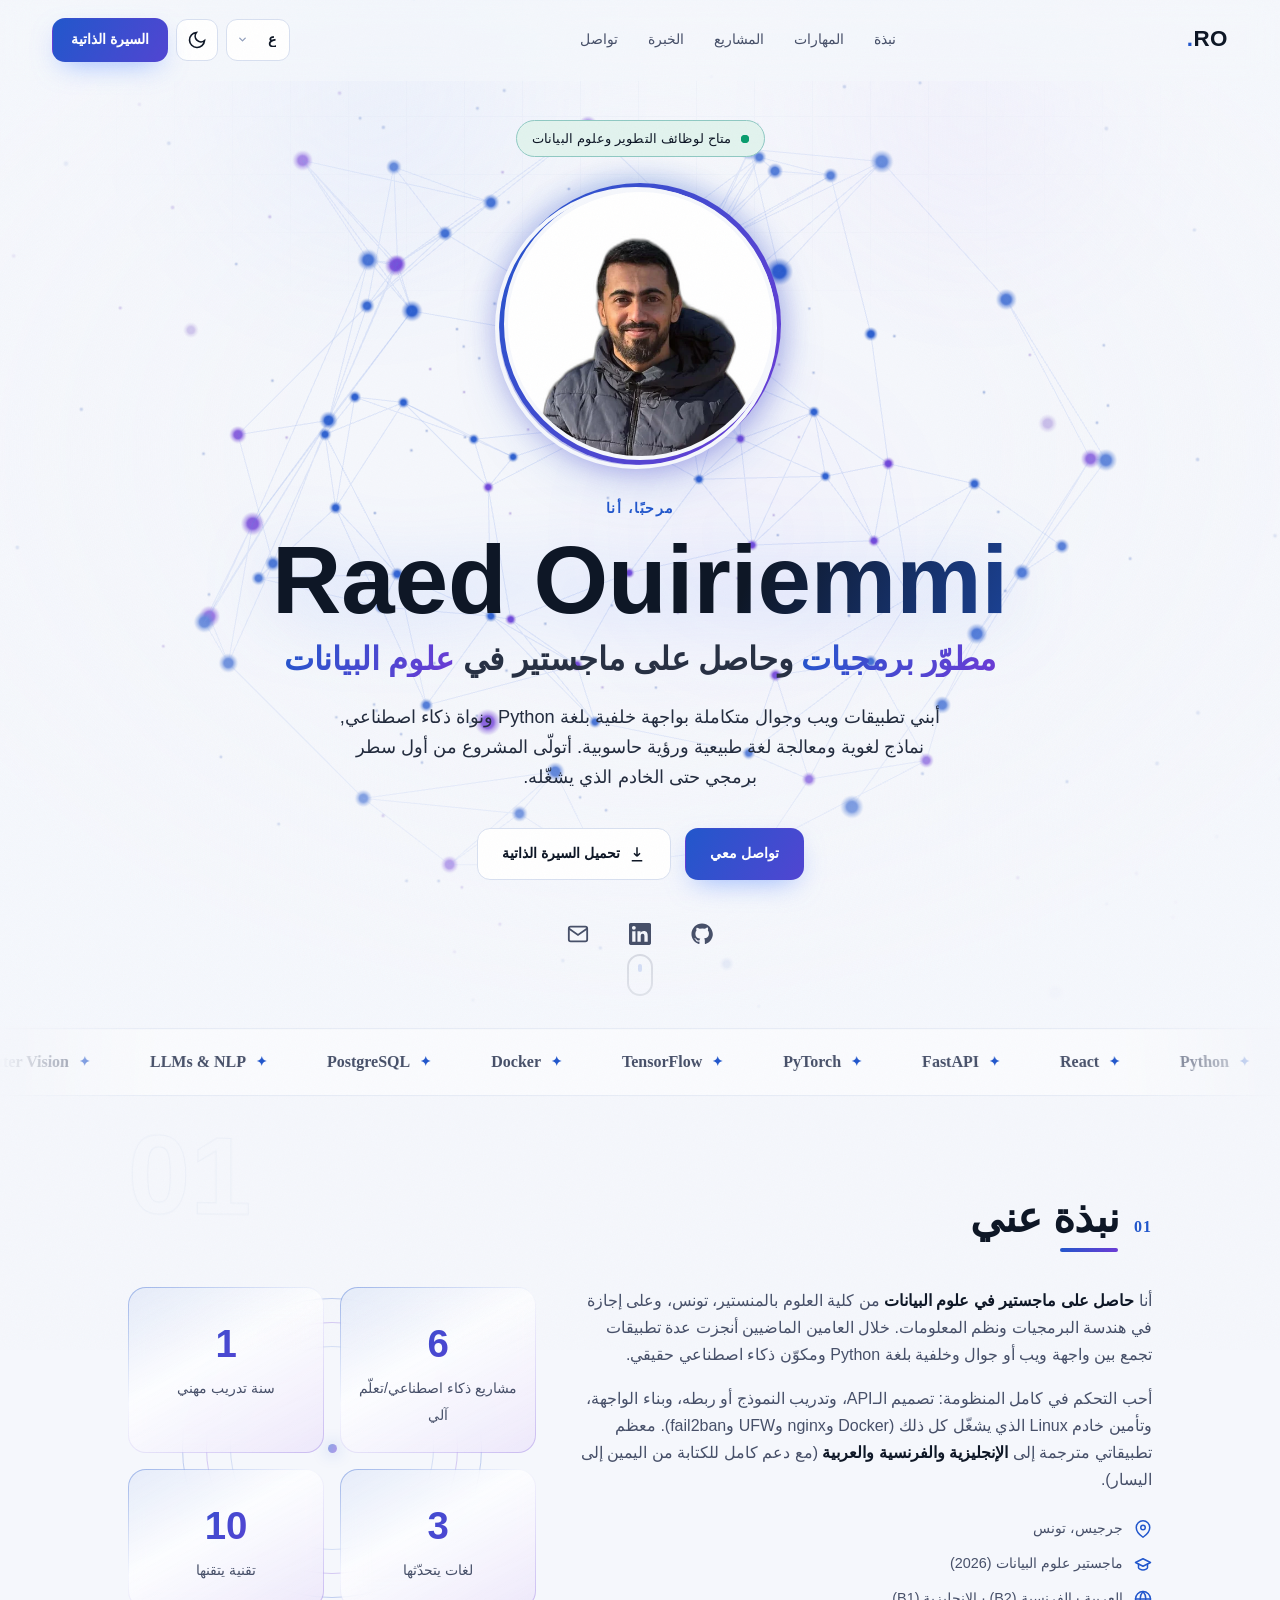
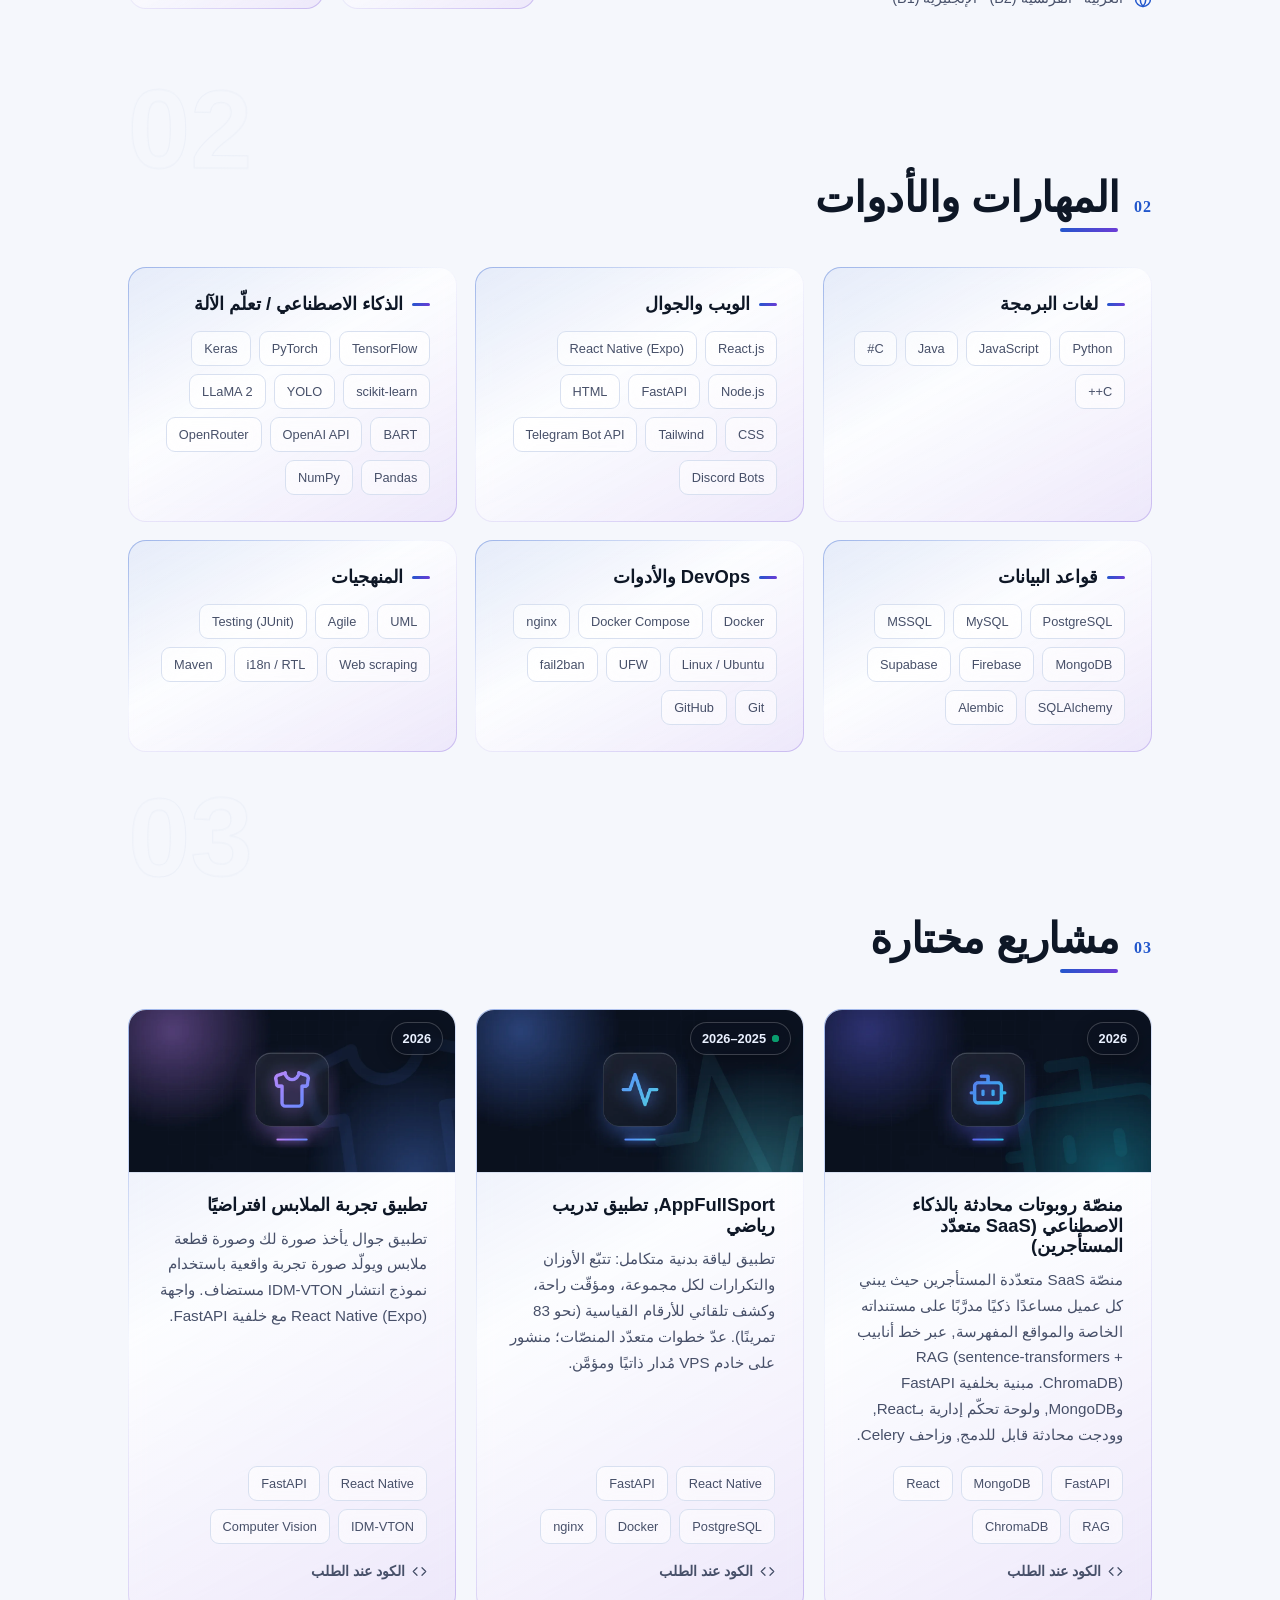
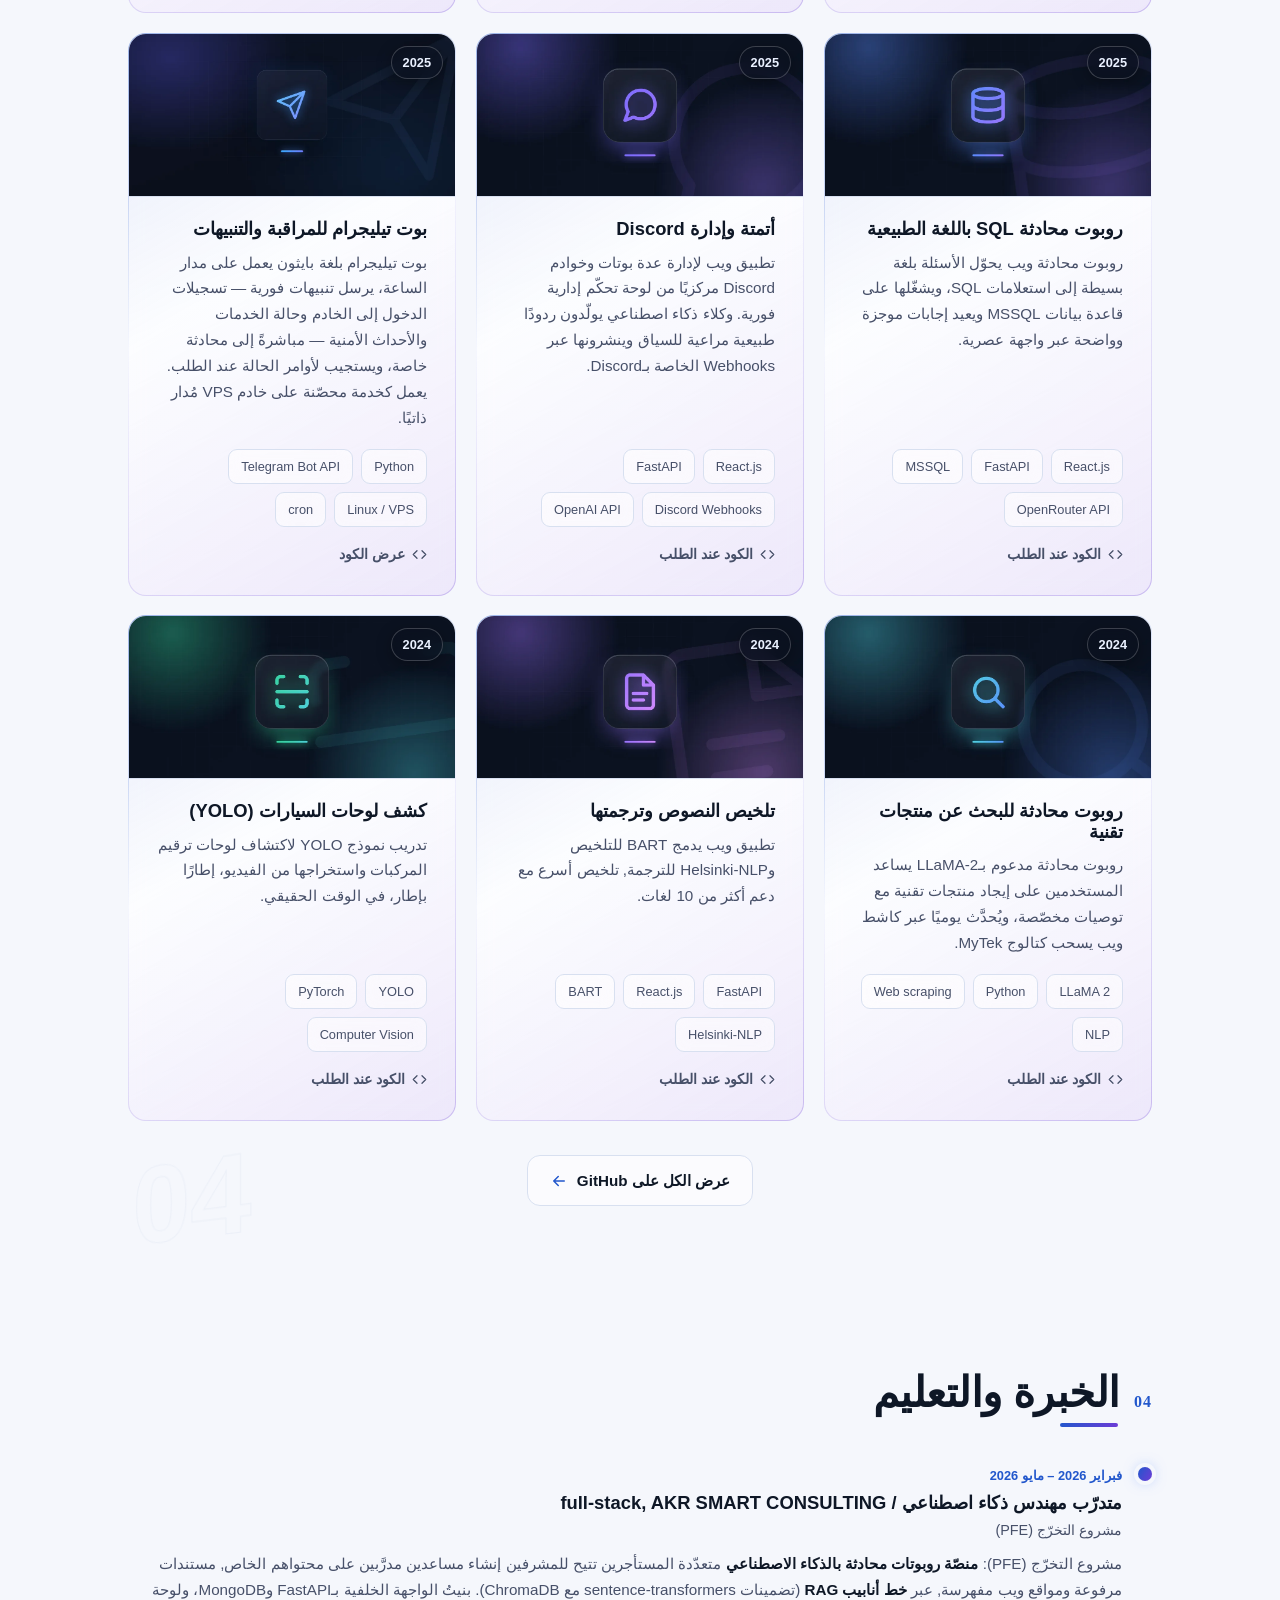
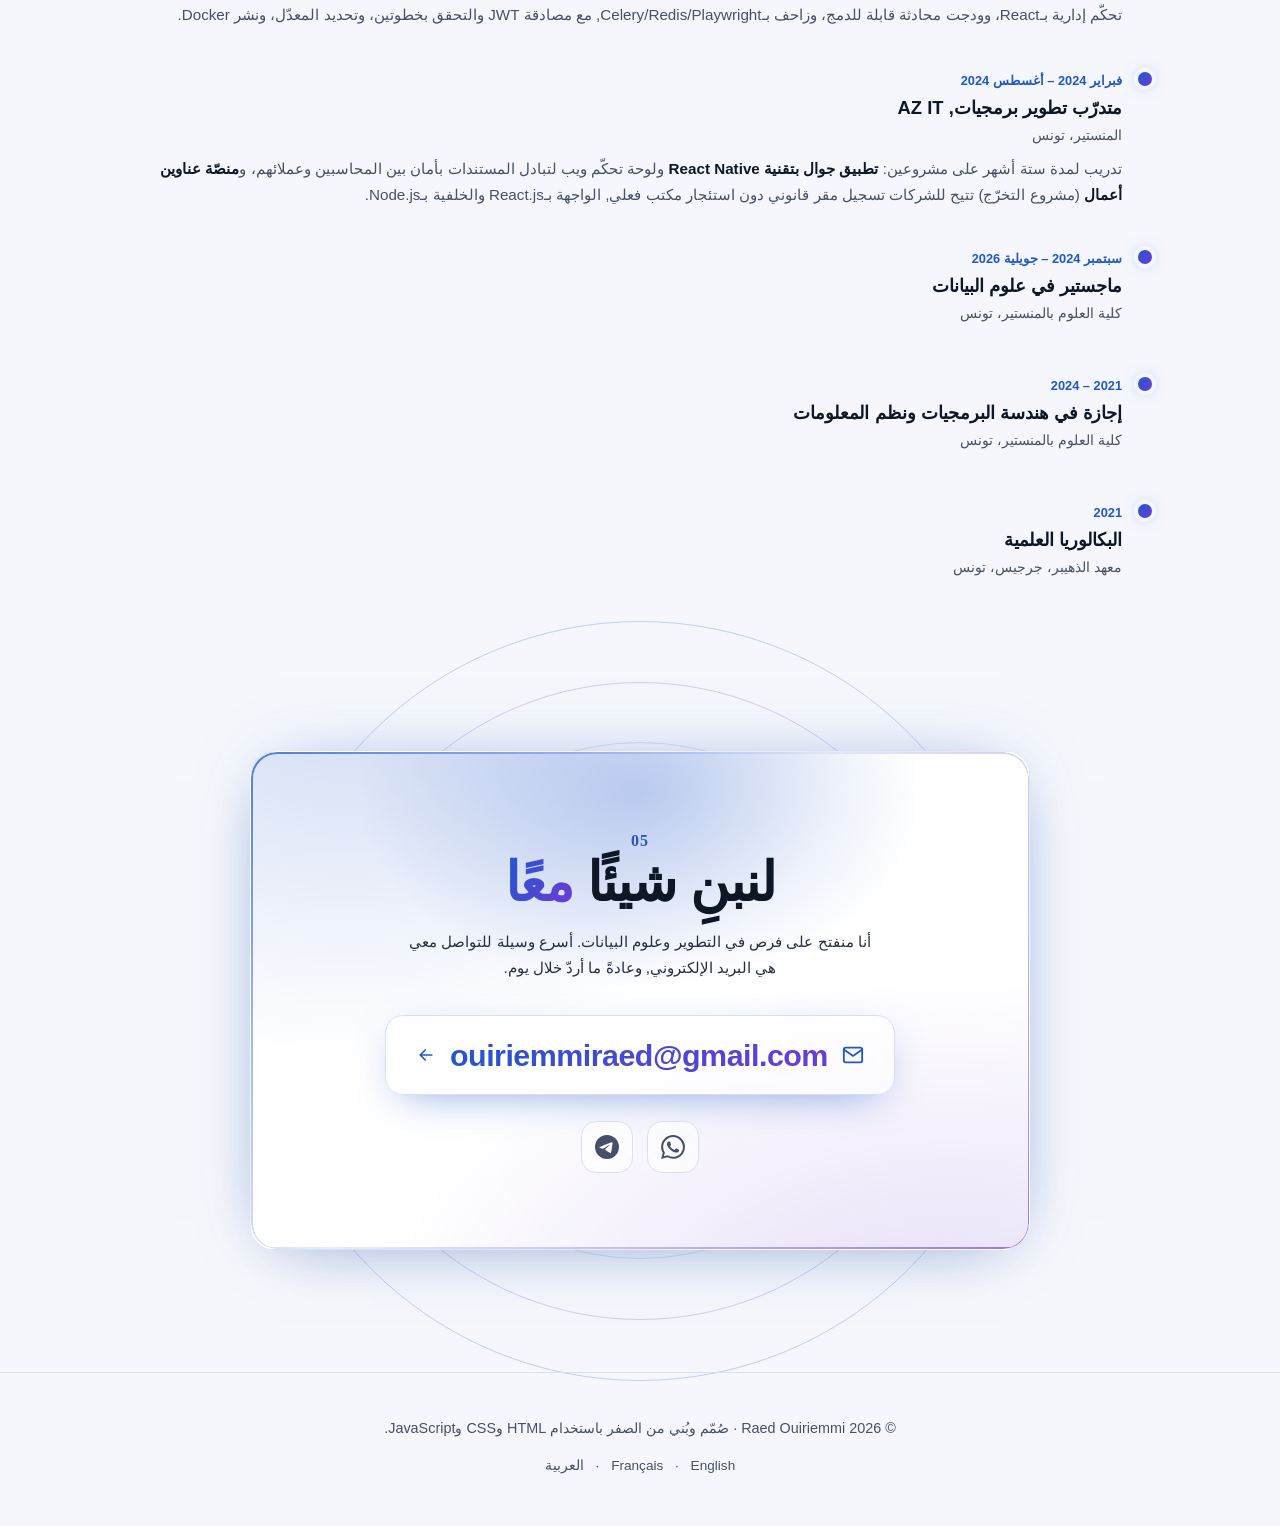
<file: ar/index.html>
<!DOCTYPE html>

<html data-default-lang="ar" dir="rtl" lang="ar">
<head>
<meta charset="utf-8"/>
<meta content="default-src 'self'; script-src 'self' 'unsafe-inline' https://www.googletagmanager.com; style-src 'self' 'unsafe-inline' https://fonts.googleapis.com; font-src 'self' https://fonts.gstatic.com; img-src 'self' data: https://www.googletagmanager.com https://*.google-analytics.com; connect-src 'self' https://*.google-analytics.com https://*.analytics.google.com https://*.googletagmanager.com https://*.g.doubleclick.net https://www.google.com; object-src 'none'; base-uri 'self'; upgrade-insecure-requests" http-equiv="Content-Security-Policy"/>
<meta content="strict-origin-when-cross-origin" name="referrer"/>
<!-- Google tag (gtag.js) — loaded on idle: it is the page's single largest
       download, and the stub below queues every event until it arrives -->
<script>
    window.dataLayer = window.dataLayer || [];
    function gtag(){dataLayer.push(arguments);}
    gtag('js', new Date());
    gtag('config', 'G-MPLFTZPCCY');
    (function () {
      var load = function () {
        var s = document.createElement('script');
        s.async = true;
        s.src = 'https://www.googletagmanager.com/gtag/js?id=G-MPLFTZPCCY';
        document.head.appendChild(s);
      };
      if ('requestIdleCallback' in window) requestIdleCallback(load, { timeout: 3000 });
      else setTimeout(load, 1500);
    })();
  </script>
<!-- Apply saved theme + language before paint (no flash of wrong theme/direction) -->
<script>
    (function () {
      try {
        document.documentElement.setAttribute("data-theme", localStorage.getItem("theme") || "light");
      } catch (e) {}
    })();
  </script>
<meta content="width=device-width, initial-scale=1.0" name="viewport"/>
<title>رائد الويريمي — مطوّر برمجيات وعالم بيانات</title>
<meta content="رائد الويريمي، مطوّر برمجيات حاصل على ماجستير في علوم البيانات من جرجيس، تونس — يبني تطبيقات ويب وجوال متكاملة بالذكاء الاصطناعي وروبوتات محادثة RAG." name="description"/>
<meta content="Raed Ouiriemmi" name="author"/>
<meta content="index, follow, max-image-preview:large, max-snippet:-1, max-video-preview:-1" name="robots"/>
<meta content="index, follow, max-image-preview:large, max-snippet:-1, max-video-preview:-1" name="googlebot"/>
<link href="https://ouiriemmiraed.me/ar/" rel="canonical"/>
<link href="https://ouiriemmiraed.me/" hreflang="en" rel="alternate"/>
<link href="https://ouiriemmiraed.me/fr/" hreflang="fr" rel="alternate"/>
<link href="https://ouiriemmiraed.me/ar/" hreflang="ar" rel="alternate"/>
<link href="https://ouiriemmiraed.me/" hreflang="x-default" rel="alternate"/>
<meta content="#f5f7fc" name="theme-color"/>
<!-- Open Graph / social preview -->
<meta content="Raed Ouiriemmi" property="og:site_name"/>
<meta content="رائد الويريمي — مطوّر برمجيات وعالم بيانات" property="og:title"/>
<meta content="رائد الويريمي، مطوّر برمجيات حاصل على ماجستير في علوم البيانات من جرجيس، تونس — يبني تطبيقات ويب وجوال متكاملة بالذكاء الاصطناعي وروبوتات محادثة RAG." property="og:description"/>
<meta content="website" property="og:type"/>
<meta content="https://ouiriemmiraed.me/ar/" property="og:url"/>
<meta content="ar_TN" property="og:locale"/>
<meta content="en_US" property="og:locale:alternate"/>
<meta content="fr_FR" property="og:locale:alternate"/>
<meta content="https://ouiriemmiraed.me/og-image.jpg" property="og:image"/>
<meta content="1200" property="og:image:width"/>
<meta content="630" property="og:image:height"/>
<meta content="رائد الويريمي — مطوّر برمجيات وعالم بيانات" property="og:image:alt"/>
<!-- Twitter -->
<meta content="summary_large_image" name="twitter:card"/>
<meta content="رائد الويريمي — مطوّر برمجيات وعالم بيانات" name="twitter:title"/>
<meta content="رائد الويريمي، مطوّر برمجيات حاصل على ماجستير في علوم البيانات من جرجيس، تونس — يبني تطبيقات ويب وجوال متكاملة بالذكاء الاصطناعي وروبوتات محادثة RAG." name="twitter:description"/>
<meta content="https://ouiriemmiraed.me/og-image.jpg" name="twitter:image"/>
<meta content="رائد الويريمي — مطوّر برمجيات وعالم بيانات" name="twitter:image:alt"/>
<link href="https://fonts.googleapis.com" rel="preconnect"/>
<link crossorigin="" href="https://fonts.gstatic.com" rel="preconnect"/>
<link href="https://fonts.googleapis.com/css2?family=Space+Grotesk:wght@500;600;700&amp;family=Inter:wght@400;500;600&amp;display=swap" rel="stylesheet"/><link href="https://fonts.googleapis.com/css2?family=Cairo:wght@400;600;700&amp;display=swap" id="cairoFont" rel="stylesheet"/>
<link href="/style.css" rel="stylesheet"/>
<script type="importmap">
    { "imports": { "three": "/vendor/three.module.min.js" } }
  </script>
<link href="/favicon.ico?v=2" rel="icon" sizes="any"/>
<link href="/favicon.svg?v=2" rel="icon" type="image/svg+xml"/>
<link href="/apple-touch-icon.png?v=2" rel="apple-touch-icon"/>
<link href="/site.webmanifest" rel="manifest"/>
<link as="image" href="/profile-cutout.webp" rel="preload" type="image/webp"/>
<!-- Structured data -->
<script type="application/ld+json">{
  "@context": "https://schema.org",
  "@graph": [
    {
      "@type": "Person",
      "@id": "https://ouiriemmiraed.me/#person",
      "name": "Raed Ouiriemmi",
      "alternateName": [
        "Ouiriemmi Raed",
        "Raed Ouiriemi",
        "Raed Oueriemmi",
        "Raed Ouirimi",
        "Raed Ourimi",
        "Raed Wiriemmi",
        "رائد الويريمي"
      ],
      "givenName": "Raed",
      "familyName": "Ouiriemmi",
      "url": "https://ouiriemmiraed.me/",
      "image": [
        "https://ouiriemmiraed.me/profile-cutout.png",
        "https://ouiriemmiraed.me/og-image.jpg"
      ],
      "description": "Software Developer with a Master's in Data Science, based in Zarzis, Tunisia, building full-stack web and mobile apps with AI, NLP, RAG chatbots and computer vision.",
      "jobTitle": [
        "Software Developer",
        "Data Scientist",
        "AI Engineer",
        "Machine Learning Engineer",
        "Data Engineer"
      ],
      "email": "mailto:ouiriemmiraed@gmail.com",
      "nationality": "Tunisian",
      "knowsLanguage": [
        "Arabic",
        "French",
        "English"
      ],
      "address": {
        "@type": "PostalAddress",
        "addressLocality": "Zarzis",
        "addressCountry": "Tunisia"
      },
      "alumniOf": {
        "@type": "CollegeOrUniversity",
        "name": "Faculty of Sciences of Monastir"
      },
      "hasCredential": [
        {
          "@type": "EducationalOccupationalCredential",
          "credentialCategory": "degree",
          "educationalLevel": "Master's degree",
          "name": "Master's in Data Science",
          "recognizedBy": {
            "@type": "CollegeOrUniversity",
            "name": "Faculty of Sciences of Monastir"
          }
        },
        {
          "@type": "EducationalOccupationalCredential",
          "credentialCategory": "degree",
          "educationalLevel": "Bachelor's degree",
          "name": "Bachelor's in Software Engineering and Information Systems",
          "recognizedBy": {
            "@type": "CollegeOrUniversity",
            "name": "Faculty of Sciences of Monastir"
          }
        }
      ],
      "knowsAbout": [
        "Python",
        "Machine Learning",
        "Deep Learning",
        "Data Science",
        "NLP",
        "Computer Vision",
        "RAG",
        "Large Language Models",
        "React",
        "Next.js",
        "React Native",
        "FastAPI",
        "MongoDB",
        "PostgreSQL",
        "Docker"
      ],
      "sameAs": [
        "https://github.com/ouiriemmiraed",
        "https://www.linkedin.com/in/raed-ouiriemmi-9858b5242"
      ]
    },
    {
      "@type": "WebSite",
      "@id": "https://ouiriemmiraed.me/#website",
      "url": "https://ouiriemmiraed.me/",
      "name": "Raed Ouiriemmi",
      "alternateName": "Raed Ouiriemmi Portfolio",
      "description": "Portfolio of Raed Ouiriemmi, Software Developer with a Master's in Data Science, based in Zarzis, Tunisia.",
      "inLanguage": [
        "en",
        "fr",
        "ar"
      ],
      "publisher": {
        "@id": "https://ouiriemmiraed.me/#person"
      }
    },
    {
      "@type": "ProfilePage",
      "@id": "https://ouiriemmiraed.me/ar/#webpage",
      "url": "https://ouiriemmiraed.me/ar/",
      "name": "رائد الويريمي — مطوّر برمجيات وعالم بيانات",
      "inLanguage": "ar",
      "isPartOf": {
        "@id": "https://ouiriemmiraed.me/#website"
      },
      "mainEntity": {
        "@id": "https://ouiriemmiraed.me/#person"
      },
      "about": {
        "@id": "https://ouiriemmiraed.me/#person"
      },
      "primaryImageOfPage": "https://ouiriemmiraed.me/og-image.jpg"
    }
  ]
}</script>
</head>
<body>
<a class="skip-link" data-i18n="skip" href="#hero">تخطٍّ إلى المحتوى</a>
<!-- Top-of-page scroll progress -->
<div aria-hidden="true" class="scroll-progress" id="scrollProgress"></div>
<!-- Atmosphere layers -->
<div aria-hidden="true" class="bg-grid"></div>
<div aria-hidden="true" class="aurora"><span class="a1"></span><span class="a2"></span><span class="a3"></span></div>
<div aria-hidden="true" class="cursor-glow" id="cursorGlow"></div>
<div aria-hidden="true" class="grain"></div>
<!-- Navbar -->
<header class="nav" id="nav">
<a class="nav__logo" href="#hero">RO<span>.</span></a>
<nav class="nav__links" id="navLinks">
<a data-i18n="nav.about" href="#about">نبذة</a>
<a data-i18n="nav.skills" href="#skills">المهارات</a>
<a data-i18n="nav.projects" href="#projects">المشاريع</a>
<a data-i18n="nav.experience" href="#experience">الخبرة</a>
<a data-i18n="nav.contact" href="#contact">تواصل</a>
</nav>
<div class="nav__actions">
<select aria-label="اللغة" class="lang-select" data-i18n-aria="aria.lang" id="langSelect">
<option value="en">EN</option>
<option value="fr">FR</option>
<option selected="selected" value="ar">ع</option>
</select>
<button aria-label="تبديل الوضع الفاتح / الداكن" aria-pressed="false" class="icon-btn" data-i18n-aria="aria.theme" id="themeToggle" title="Toggle theme">
<svg aria-hidden="true" class="icon-sun" fill="none" height="20" stroke="currentColor" stroke-width="2" viewbox="0 0 24 24" width="20"><circle cx="12" cy="12" r="4"></circle><path d="M12 2v2M12 20v2M2 12h2M20 12h2M5 5l1.5 1.5M17.5 17.5L19 19M19 5l-1.5 1.5M6.5 17.5L5 19"></path></svg>
<svg aria-hidden="true" class="icon-moon" fill="none" height="20" stroke="currentColor" stroke-width="2" viewbox="0 0 24 24" width="20"><path d="M21 12.8A9 9 0 1 1 11.2 3a7 7 0 0 0 9.8 9.8z"></path></svg>
</button>
<a class="nav__cv btn btn--primary cv-link" data-i18n="nav.resume" download="Raed_Ouiriemmi_CV_AR.pdf" href="/Raed_Ouiriemmi_CV_AR.pdf">السيرة الذاتية</a>
<button aria-controls="navLinks" aria-expanded="false" aria-label="فتح القائمة" class="icon-btn menu-btn" data-i18n-aria="aria.menu" id="menuToggle">
<svg aria-hidden="true" fill="none" height="22" stroke="currentColor" stroke-width="2" viewbox="0 0 24 24" width="22"><path d="M3 6h18M3 12h18M3 18h18"></path></svg>
</button>
</div>
</header>
<main>
<!-- Hero -->
<section class="hero" id="hero">
<div aria-hidden="true" class="hero__canvas" id="webgl"></div>
<div class="hero__inner reveal">
<span class="badge"><span class="badge__dot"></span> <span data-i18n="hero.badge">متاح لوظائف التطوير وعلوم البيانات</span></span>
<div class="hero__avatar">
<picture>
<source srcset="/profile-cutout.webp" type="image/webp"/>
<img alt="Raed Ouiriemmi" decoding="async" height="150" loading="eager" src="/profile-cutout.png" width="150"/>
</picture>
<span class="hero__avatar-fallback">RO</span>
</div>
<p class="hero__hi" data-i18n="hero.hi">مرحبًا، أنا</p>
<h1 class="hero__name">Raed Ouiriemmi</h1>
<h2 class="hero__role" data-i18n="hero.role"><span class="grad">مطوّر برمجيات</span> وحاصل على ماجستير في <span class="grad">علوم البيانات</span></h2>
<p class="hero__tag" data-i18n="hero.tag">أبني تطبيقات ويب وجوال متكاملة بواجهة خلفية بلغة Python ونواة ذكاء اصطناعي, نماذج لغوية ومعالجة لغة طبيعية ورؤية حاسوبية. أتولّى المشروع من أول سطر برمجي حتى الخادم الذي يشغّله.</p>
<div class="hero__cta">
<a class="btn btn--primary magnetic" data-i18n="hero.contact" href="mailto:ouiriemmiraed@gmail.com">تواصل معي</a>
<a class="btn btn--ghost cv-link" download="Raed_Ouiriemmi_CV_AR.pdf" href="/Raed_Ouiriemmi_CV_AR.pdf">
<svg aria-hidden="true" fill="none" height="18" stroke="currentColor" stroke-width="2" viewbox="0 0 24 24" width="18"><path d="M12 3v12m0 0l-4-4m4 4l4-4M5 21h14"></path></svg>
<span data-i18n="hero.cv">تحميل السيرة الذاتية</span>
</a>
</div>
<div class="hero__socials">
<a aria-label="GitHub" href="https://github.com/ouiriemmiraed" rel="me noopener" target="_blank" title="GitHub">
<svg aria-hidden="true" fill="currentColor" height="22" viewbox="0 0 24 24" width="22"><path d="M12 .5C5.7.5.5 5.7.5 12c0 5.1 3.3 9.4 7.9 10.9.6.1.8-.2.8-.6v-2c-3.2.7-3.9-1.4-3.9-1.4-.5-1.3-1.3-1.7-1.3-1.7-1-.7.1-.7.1-.7 1.2.1 1.8 1.2 1.8 1.2 1 1.8 2.8 1.3 3.5 1 .1-.8.4-1.3.7-1.6-2.6-.3-5.3-1.3-5.3-5.7 0-1.3.4-2.3 1.2-3.1-.1-.3-.5-1.5.1-3.1 0 0 1-.3 3.3 1.2a11.5 11.5 0 0 1 6 0C17.3 4.7 18.3 5 18.3 5c.6 1.6.2 2.8.1 3.1.8.8 1.2 1.8 1.2 3.1 0 4.4-2.7 5.4-5.3 5.7.4.4.8 1.1.8 2.2v3.3c0 .3.2.7.8.6 4.6-1.5 7.9-5.8 7.9-10.9C23.5 5.7 18.3.5 12 .5z"></path></svg>
</a>
<a aria-label="LinkedIn" href="https://www.linkedin.com/in/raed-ouiriemmi-9858b5242" rel="me noopener" target="_blank" title="LinkedIn">
<svg aria-hidden="true" fill="currentColor" height="22" viewbox="0 0 24 24" width="22"><path d="M20.4 20.4h-3.6v-5.6c0-1.3 0-3-1.9-3s-2.1 1.4-2.1 2.9v5.7H9.2V9h3.4v1.6h.1c.5-.9 1.7-1.9 3.4-1.9 3.6 0 4.3 2.4 4.3 5.5v6.2zM5.3 7.4a2.1 2.1 0 1 1 0-4.2 2.1 2.1 0 0 1 0 4.2zM7.1 20.4H3.5V9h3.6v11.4zM22.2 0H1.8C.8 0 0 .8 0 1.7v20.5c0 1 .8 1.7 1.8 1.7h20.4c1 0 1.8-.8 1.8-1.7V1.7C24 .8 23.2 0 22.2 0z"></path></svg>
</a>
<a aria-label="Email" href="mailto:ouiriemmiraed@gmail.com" title="Email">
<svg aria-hidden="true" fill="none" height="22" stroke="currentColor" stroke-width="2" viewbox="0 0 24 24" width="22"><rect height="16" rx="2" width="20" x="2" y="4"></rect><path d="m22 6-10 7L2 6"></path></svg>
</a>
</div>
</div>
<div aria-hidden="true" class="hero__scroll"><span></span></div>
</section>
<!-- Tech marquee -->
<div aria-hidden="true" class="marquee">
<div class="marquee__track">
<span>Python</span><span>React</span><span>FastAPI</span><span>PyTorch</span><span>TensorFlow</span><span>Docker</span><span>PostgreSQL</span><span>LLMs &amp; NLP</span><span>Computer Vision</span><span>React Native</span><span>nginx</span><span>Linux</span>
<span>Python</span><span>React</span><span>FastAPI</span><span>PyTorch</span><span>TensorFlow</span><span>Docker</span><span>PostgreSQL</span><span>LLMs &amp; NLP</span><span>Computer Vision</span><span>React Native</span><span>nginx</span><span>Linux</span>
</div>
</div>
<!-- About -->
<section class="section" id="about">
<div class="section__head reveal">
<span class="section__num">01</span>
<h2 class="section__title" data-i18n="about.title">نبذة عني</h2>
<span aria-hidden="true" class="section__ghost">01</span>
</div>
<div class="about reveal">
<div class="about__text">
<p data-i18n="about.p1">أنا <strong>حاصل على ماجستير في علوم البيانات</strong> من كلية العلوم بالمنستير، تونس، وعلى إجازة في هندسة البرمجيات ونظم المعلومات. خلال العامين الماضيين أنجزت عدة تطبيقات تجمع بين واجهة ويب أو جوال وخلفية بلغة Python ومكوّن ذكاء اصطناعي حقيقي.</p>
<p data-i18n="about.p2">أحب التحكم في كامل المنظومة: تصميم الـAPI، وتدريب النموذج أو ربطه، وبناء الواجهة، وتأمين خادم Linux الذي يشغّل كل ذلك (Docker وnginx وUFW وfail2ban). معظم تطبيقاتي مترجمة إلى <strong>الإنجليزية والفرنسية والعربية</strong> (مع دعم كامل للكتابة من اليمين إلى اليسار).</p>
<div class="about__facts">
<div class="fact"><span class="fact__k"><svg aria-hidden="true" fill="none" stroke="currentColor" stroke-linecap="round" stroke-linejoin="round" stroke-width="2" viewbox="0 0 24 24"><path d="M21 10c0 7-9 13-9 13s-9-6-9-13a9 9 0 0 1 18 0z"></path><circle cx="12" cy="10" r="3"></circle></svg></span> <span data-i18n="about.fact1">جرجيس، تونس</span></div>
<div class="fact"><span class="fact__k"><svg aria-hidden="true" fill="none" stroke="currentColor" stroke-linecap="round" stroke-linejoin="round" stroke-width="2" viewbox="0 0 24 24"><path d="M22 10 12 5 2 10l10 5 10-5z"></path><path d="M6 12v5c0 1 2.7 3 6 3s6-2 6-3v-5"></path></svg></span> <span data-i18n="about.fact2">ماجستير علوم البيانات (2026)</span></div>
<div class="fact"><span class="fact__k"><svg aria-hidden="true" fill="none" stroke="currentColor" stroke-linecap="round" stroke-linejoin="round" stroke-width="2" viewbox="0 0 24 24"><circle cx="12" cy="12" r="10"></circle><path d="M2 12h20M12 2a15 15 0 0 1 0 20 15 15 0 0 1 0-20z"></path></svg></span> <span data-i18n="about.fact3">العربية · الفرنسية (B2) · الإنجليزية (B1)</span></div>
</div>
</div>
<div class="about__stats">
<div class="stat spot"><span class="stat__n" data-count="6">6</span><span class="stat__l" data-i18n="about.stat1">مشاريع ذكاء اصطناعي/تعلّم آلي</span></div>
<div class="stat spot"><span class="stat__n" data-count="1">1</span><span class="stat__l" data-i18n="about.stat2">سنة تدريب مهني</span></div>
<div class="stat spot"><span class="stat__n" data-count="3">3</span><span class="stat__l" data-i18n="about.stat3">لغات يتحدّثها</span></div>
<div class="stat spot"><span class="stat__n" data-count="10">10</span><span class="stat__l" data-i18n="about.stat4">تقنية يتقنها</span></div>
</div>
</div>
</section>
<!-- Skills -->
<section class="section" id="skills">
<div class="section__head reveal">
<span class="section__num">02</span>
<h2 class="section__title" data-i18n="skills.title">المهارات والأدوات</h2>
<span aria-hidden="true" class="section__ghost">02</span>
</div>
<div class="skills">
<div class="skill-card spot reveal">
<h3 data-i18n="skills.languages">لغات البرمجة</h3>
<div class="tags">
<span>Python</span><span>JavaScript</span><span>Java</span><span>C#</span><span>C++</span>
</div>
</div>
<div class="skill-card spot reveal">
<h3 data-i18n="skills.web">الويب والجوال</h3>
<div class="tags">
<span>React.js</span><span>React Native (Expo)</span><span>Node.js</span><span>FastAPI</span><span>HTML</span><span>CSS</span><span>Tailwind</span><span>Telegram Bot API</span><span>Discord Bots</span>
</div>
</div>
<div class="skill-card spot reveal">
<h3 data-i18n="skills.ai">الذكاء الاصطناعي / تعلّم الآلة</h3>
<div class="tags">
<span>TensorFlow</span><span>PyTorch</span><span>Keras</span><span>scikit-learn</span><span>YOLO</span><span>LLaMA 2</span><span>BART</span><span>OpenAI API</span><span>OpenRouter</span><span>Pandas</span><span>NumPy</span>
</div>
</div>
<div class="skill-card spot reveal">
<h3 data-i18n="skills.databases">قواعد البيانات</h3>
<div class="tags">
<span>PostgreSQL</span><span>MySQL</span><span>MSSQL</span><span>MongoDB</span><span>Firebase</span><span>Supabase</span><span>SQLAlchemy</span><span>Alembic</span>
</div>
</div>
<div class="skill-card spot reveal">
<h3 data-i18n="skills.devops">DevOps والأدوات</h3>
<div class="tags">
<span>Docker</span><span>Docker Compose</span><span>nginx</span><span>Linux / Ubuntu</span><span>UFW</span><span>fail2ban</span><span>Git</span><span>GitHub</span>
</div>
</div>
<div class="skill-card spot reveal">
<h3 data-i18n="skills.methods">المنهجيات</h3>
<div class="tags">
<span>UML</span><span>Agile</span><span>Testing (JUnit)</span><span>Web scraping</span><span>i18n / RTL</span><span>Maven</span>
</div>
</div>
</div>
</section>
<!-- Projects -->
<section class="section" id="projects">
<div class="section__head reveal">
<span class="section__num">03</span>
<h2 class="section__title" data-i18n="projects.title">مشاريع مختارة</h2>
<span aria-hidden="true" class="section__ghost">03</span>
</div>
<div class="projects">
<article class="project spot reveal" data-tilt="">
<div class="project__media"><img alt="AI chatbot platform" decoding="async" height="600" loading="lazy" src="/cover-chatbot.webp" width="1200"/><span class="project__year">2026</span></div>
<h3 data-i18n="proj.chatbot.title">منصّة روبوتات محادثة بالذكاء الاصطناعي (SaaS متعدّد المستأجرين)</h3>
<p data-i18n="proj.chatbot.desc">منصّة SaaS متعدّدة المستأجرين حيث يبني كل عميل مساعدًا ذكيًا مدرَّبًا على مستنداته الخاصة والمواقع المفهرسة, عبر خط أنابيب RAG (sentence-transformers + ChromaDB). مبنية بخلفية FastAPI وMongoDB, ولوحة تحكّم إدارية بـReact, وودجت محادثة قابل للدمج, وزاحف Celery.</p>
<div class="tags">
<span>FastAPI</span><span>MongoDB</span><span>React</span><span>RAG</span><span>ChromaDB</span>
</div>
<div class="project__links">
<a class="project__link" href="mailto:ouiriemmiraed@gmail.com?subject=Project%3A%20AI%20Chatbot%20Platform"><svg aria-hidden="true" fill="none" height="15" stroke="currentColor" stroke-linecap="round" stroke-linejoin="round" stroke-width="2" viewbox="0 0 24 24" width="15"><path d="M16 18l6-6-6-6M8 6l-6 6 6 6"></path></svg> <span data-i18n="projects.code">الكود عند الطلب</span></a>
</div>
</article>
<article class="project spot reveal" data-tilt="">
<div class="project__media"><img alt="AppFullSport fitness app" decoding="async" height="600" loading="lazy" src="/cover-fitness.webp" width="1200"/><span class="project__year project__year--live"><span aria-hidden="true" class="project__live-dot"></span>2025–2026</span></div>
<h3 data-i18n="proj.fitness.title">AppFullSport, تطبيق تدريب رياضي</h3>
<p data-i18n="proj.fitness.desc">تطبيق لياقة بدنية متكامل: تتبّع الأوزان والتكرارات لكل مجموعة، ومؤقّت راحة، وكشف تلقائي للأرقام القياسية (نحو 83 تمرينًا). عدّ خطوات متعدّد المنصّات؛ منشور على خادم VPS مُدار ذاتيًا ومؤمَّن.</p>
<div class="tags">
<span>React Native</span><span>FastAPI</span><span>PostgreSQL</span><span>Docker</span><span>nginx</span>
</div>
<div class="project__links">
<a class="project__link" href="mailto:ouiriemmiraed@gmail.com?subject=Project%3A%20AppFullSport"><svg aria-hidden="true" fill="none" height="15" stroke="currentColor" stroke-linecap="round" stroke-linejoin="round" stroke-width="2" viewbox="0 0 24 24" width="15"><path d="M16 18l6-6-6-6M8 6l-6 6 6 6"></path></svg> <span data-i18n="projects.code">الكود عند الطلب</span></a>
</div>
</article>
<article class="project spot reveal" data-tilt="">
<div class="project__media"><img alt="Virtual try-on app" decoding="async" height="600" loading="lazy" src="/cover-tryon.webp" width="1200"/><span class="project__year">2026</span></div>
<h3 data-i18n="proj.tryon.title">تطبيق تجربة الملابس افتراضيًا</h3>
<p data-i18n="proj.tryon.desc">تطبيق جوال يأخذ صورة لك وصورة قطعة ملابس ويولّد صورة تجربة واقعية باستخدام نموذج انتشار IDM-VTON مستضاف. واجهة React Native (Expo) مع خلفية FastAPI.</p>
<div class="tags">
<span>React Native</span><span>FastAPI</span><span>IDM-VTON</span><span>Computer Vision</span>
</div>
<div class="project__links">
<a class="project__link" href="mailto:ouiriemmiraed@gmail.com?subject=Project%3A%20Virtual%20Try-On"><svg aria-hidden="true" fill="none" height="15" stroke="currentColor" stroke-linecap="round" stroke-linejoin="round" stroke-width="2" viewbox="0 0 24 24" width="15"><path d="M16 18l6-6-6-6M8 6l-6 6 6 6"></path></svg> <span data-i18n="projects.code">الكود عند الطلب</span></a>
</div>
</article>
<article class="project spot reveal" data-tilt="">
<div class="project__media"><img alt="Natural-language SQL chatbot" decoding="async" height="600" loading="lazy" src="/cover-sql.webp" width="1200"/><span class="project__year">2025</span></div>
<h3 data-i18n="proj.sql.title">روبوت محادثة SQL باللغة الطبيعية</h3>
<p data-i18n="proj.sql.desc">روبوت محادثة ويب يحوّل الأسئلة بلغة بسيطة إلى استعلامات SQL، ويشغّلها على قاعدة بيانات MSSQL ويعيد إجابات موجزة وواضحة عبر واجهة عصرية.</p>
<div class="tags">
<span>React.js</span><span>FastAPI</span><span>MSSQL</span><span>OpenRouter API</span>
</div>
<div class="project__links">
<a class="project__link" href="mailto:ouiriemmiraed@gmail.com?subject=Project%3A%20NL-to-SQL%20Chatbot"><svg aria-hidden="true" fill="none" height="15" stroke="currentColor" stroke-linecap="round" stroke-linejoin="round" stroke-width="2" viewbox="0 0 24 24" width="15"><path d="M16 18l6-6-6-6M8 6l-6 6 6 6"></path></svg> <span data-i18n="projects.code">الكود عند الطلب</span></a>
</div>
</article>
<article class="project spot reveal" data-tilt="">
<div class="project__media"><img alt="Discord automation tool" decoding="async" height="600" loading="lazy" src="/cover-discord.webp" width="1200"/><span class="project__year">2025</span></div>
<h3 data-i18n="proj.discord.title">أتمتة وإدارة Discord</h3>
<p data-i18n="proj.discord.desc">تطبيق ويب لإدارة عدة بوتات وخوادم Discord مركزيًا من لوحة تحكّم إدارية فورية. وكلاء ذكاء اصطناعي يولّدون ردودًا طبيعية مراعية للسياق وينشرونها عبر Webhooks الخاصة بـDiscord.</p>
<div class="tags">
<span>React.js</span><span>FastAPI</span><span>Discord Webhooks</span><span>OpenAI API</span>
</div>
<div class="project__links">
<a class="project__link" href="mailto:ouiriemmiraed@gmail.com?subject=Project%3A%20Discord%20Automation"><svg aria-hidden="true" fill="none" height="15" stroke="currentColor" stroke-linecap="round" stroke-linejoin="round" stroke-width="2" viewbox="0 0 24 24" width="15"><path d="M16 18l6-6-6-6M8 6l-6 6 6 6"></path></svg> <span data-i18n="projects.code">الكود عند الطلب</span></a>
</div>
</article>
<article class="project spot reveal" data-tilt="">
<div class="project__media"><img alt="Telegram monitoring and alerts bot" decoding="async" height="600" loading="lazy" src="/cover-telegram.webp" width="1200"/><span class="project__year">2025</span></div>
<h3 data-i18n="proj.telegram.title">بوت تيليجرام للمراقبة والتنبيهات</h3>
<p data-i18n="proj.telegram.desc">بوت تيليجرام بلغة بايثون يعمل على مدار الساعة، يرسل تنبيهات فورية — تسجيلات الدخول إلى الخادم وحالة الخدمات والأحداث الأمنية — مباشرةً إلى محادثة خاصة، ويستجيب لأوامر الحالة عند الطلب. يعمل كخدمة محصّنة على خادم VPS مُدار ذاتيًا.</p>
<div class="tags">
<span>Python</span><span>Telegram Bot API</span><span>Linux / VPS</span><span>cron</span>
</div>
<div class="project__links">
<a class="project__link" href="https://github.com/ouiriemmiraed/vps-sentinel" rel="noopener" target="_blank"><svg aria-hidden="true" fill="none" height="15" stroke="currentColor" stroke-linecap="round" stroke-linejoin="round" stroke-width="2" viewbox="0 0 24 24" width="15"><path d="M16 18l6-6-6-6M8 6l-6 6 6 6"></path></svg> <span data-i18n="projects.view">عرض الكود</span></a>
</div>
</article>
<article class="project spot reveal" data-tilt="">
<div class="project__media"><img alt="IT product search chatbot" decoding="async" height="600" loading="lazy" src="/cover-itsearch.webp" width="1200"/><span class="project__year">2024</span></div>
<h3 data-i18n="proj.it.title">روبوت محادثة للبحث عن منتجات تقنية</h3>
<p data-i18n="proj.it.desc">روبوت محادثة مدعوم بـLLaMA-2 يساعد المستخدمين على إيجاد منتجات تقنية مع توصيات مخصّصة، ويُحدَّث يوميًا عبر كاشط ويب يسحب كتالوج MyTek.</p>
<div class="tags">
<span>LLaMA 2</span><span>Python</span><span>Web scraping</span><span>NLP</span>
</div>
<div class="project__links">
<a class="project__link" href="mailto:ouiriemmiraed@gmail.com?subject=Project%3A%20IT%20Product%20Search%20Chatbot"><svg aria-hidden="true" fill="none" height="15" stroke="currentColor" stroke-linecap="round" stroke-linejoin="round" stroke-width="2" viewbox="0 0 24 24" width="15"><path d="M16 18l6-6-6-6M8 6l-6 6 6 6"></path></svg> <span data-i18n="projects.code">الكود عند الطلب</span></a>
</div>
</article>
<article class="project spot reveal" data-tilt="">
<div class="project__media"><img alt="Text summarization and translation app" decoding="async" height="600" loading="lazy" src="/cover-summarize.webp" width="1200"/><span class="project__year">2024</span></div>
<h3 data-i18n="proj.sum.title">تلخيص النصوص وترجمتها</h3>
<p data-i18n="proj.sum.desc">تطبيق ويب يدمج BART للتلخيص وHelsinki-NLP للترجمة, تلخيص أسرع مع دعم أكثر من 10 لغات.</p>
<div class="tags">
<span>FastAPI</span><span>React.js</span><span>BART</span><span>Helsinki-NLP</span>
</div>
<div class="project__links">
<a class="project__link" href="mailto:ouiriemmiraed@gmail.com?subject=Project%3A%20Text%20Summarization%20%26%20Translation"><svg aria-hidden="true" fill="none" height="15" stroke="currentColor" stroke-linecap="round" stroke-linejoin="round" stroke-width="2" viewbox="0 0 24 24" width="15"><path d="M16 18l6-6-6-6M8 6l-6 6 6 6"></path></svg> <span data-i18n="projects.code">الكود عند الطلب</span></a>
</div>
</article>
<article class="project spot reveal" data-tilt="">
<div class="project__media"><img alt="License plate detection with YOLO" decoding="async" height="600" loading="lazy" src="/cover-yolo.webp" width="1200"/><span class="project__year">2024</span></div>
<h3 data-i18n="proj.yolo.title">كشف لوحات السيارات (YOLO)</h3>
<p data-i18n="proj.yolo.desc">تدريب نموذج YOLO لاكتشاف لوحات ترقيم المركبات واستخراجها من الفيديو، إطارًا بإطار، في الوقت الحقيقي.</p>
<div class="tags">
<span>YOLO</span><span>PyTorch</span><span>Computer Vision</span>
</div>
<div class="project__links">
<a class="project__link" href="mailto:ouiriemmiraed@gmail.com?subject=Project%3A%20License%20Plate%20Detection"><svg aria-hidden="true" fill="none" height="15" stroke="currentColor" stroke-linecap="round" stroke-linejoin="round" stroke-width="2" viewbox="0 0 24 24" width="15"><path d="M16 18l6-6-6-6M8 6l-6 6 6 6"></path></svg> <span data-i18n="projects.code">الكود عند الطلب</span></a>
</div>
</article>
</div>
<div class="projects__more reveal">
<a class="projects__more-link" href="https://github.com/ouiriemmiraed" rel="noopener" target="_blank">
<span data-i18n="projects.viewall">عرض الكل على GitHub</span>
<svg aria-hidden="true" fill="none" height="18" stroke="currentColor" stroke-linecap="round" stroke-linejoin="round" stroke-width="2" viewbox="0 0 24 24" width="18"><path d="M5 12h14M13 6l6 6-6 6"></path></svg>
</a>
</div>
</section>
<!-- Experience & Education -->
<section class="section" id="experience">
<div class="section__head reveal">
<span class="section__num">04</span>
<h2 class="section__title" data-i18n="exp.title">الخبرة والتعليم</h2>
<span aria-hidden="true" class="section__ghost">04</span>
</div>
<div class="timeline">
<div class="tl-item reveal">
<div class="tl-dot"></div>
<span class="tl-date" data-i18n="exp.akr.date">فبراير 2026 – مايو 2026</span>
<h3 data-i18n="exp.akr.title">متدرّب مهندس ذكاء اصطناعي / full-stack, AKR SMART CONSULTING</h3>
<p class="tl-sub" data-i18n="exp.akr.sub">مشروع التخرّج (PFE)</p>
<p data-i18n="exp.akr.desc">مشروع التخرّج (PFE): <strong>منصّة روبوتات محادثة بالذكاء الاصطناعي</strong> متعدّدة المستأجرين تتيح للمشرفين إنشاء مساعدين مدرَّبين على محتواهم الخاص, مستندات مرفوعة ومواقع ويب مفهرسة, عبر <strong>خط أنابيب RAG</strong> (تضمينات sentence-transformers مع ChromaDB). بنيتُ الواجهة الخلفية بـFastAPI وMongoDB، ولوحة تحكّم إدارية بـReact، وودجت محادثة قابلة للدمج، وزاحف بـCelery/Redis/Playwright, مع مصادقة JWT والتحقق بخطوتين، وتحديد المعدّل، ونشر Docker.</p>
</div>
<div class="tl-item reveal">
<div class="tl-dot"></div>
<span class="tl-date" data-i18n="exp.intern.date">فبراير 2024 – أغسطس 2024</span>
<h3 data-i18n="exp.intern.title">متدرّب تطوير برمجيات, AZ IT</h3>
<p class="tl-sub" data-i18n="exp.intern.sub">المنستير، تونس</p>
<p data-i18n="exp.intern.desc">تدريب لمدة ستة أشهر على مشروعين: <strong>تطبيق جوال بتقنية React Native</strong> ولوحة تحكّم ويب لتبادل المستندات بأمان بين المحاسبين وعملائهم، و<strong>منصّة عناوين أعمال</strong> (مشروع التخرّج) تتيح للشركات تسجيل مقر قانوني دون استئجار مكتب فعلي, الواجهة بـReact.js والخلفية بـNode.js.</p>
</div>
<div class="tl-item reveal">
<div class="tl-dot"></div>
<span class="tl-date" data-i18n="exp.master.date">سبتمبر 2024 – جويلية 2026</span>
<h3 data-i18n="exp.master.title">ماجستير في علوم البيانات</h3>
<p class="tl-sub" data-i18n="exp.master.sub">كلية العلوم بالمنستير، تونس</p>
</div>
<div class="tl-item reveal">
<div class="tl-dot"></div>
<span class="tl-date" data-i18n="exp.bachelor.date">2021 – 2024</span>
<h3 data-i18n="exp.bachelor.title">إجازة في هندسة البرمجيات ونظم المعلومات</h3>
<p class="tl-sub" data-i18n="exp.bachelor.sub">كلية العلوم بالمنستير، تونس</p>
</div>
<div class="tl-item reveal">
<div class="tl-dot"></div>
<span class="tl-date" data-i18n="exp.bac.date">2021</span>
<h3 data-i18n="exp.bac.title">البكالوريا العلمية</h3>
<p class="tl-sub" data-i18n="exp.bac.sub">معهد الذهيبر، جرجيس، تونس</p>
</div>
</div>
</section>
<!-- Contact -->
<section class="section section--contact" id="contact">
<div class="contact reveal">
<span class="section__num">05</span>
<h2 class="contact__title" data-i18n="contact.title">لنبنِ شيئًا <span class="grad">معًا</span></h2>
<p class="contact__text" data-i18n="contact.text">أنا منفتح على فرص في التطوير وعلوم البيانات. أسرع وسيلة للتواصل معي هي البريد الإلكتروني, وعادةً ما أردّ خلال يوم.</p>
<a aria-label="Email Raed" class="contact__email magnetic" href="mailto:ouiriemmiraed@gmail.com">
<svg aria-hidden="true" class="contact__email-ic" fill="none" stroke="currentColor" stroke-linecap="round" stroke-linejoin="round" stroke-width="2" viewbox="0 0 24 24"><rect height="16" rx="2" width="20" x="2" y="4"></rect><path d="m22 6-10 7L2 6"></path></svg>
<span>ouiriemmiraed@gmail.com</span>
<svg aria-hidden="true" class="contact__email-arrow" fill="none" stroke="currentColor" stroke-linecap="round" stroke-linejoin="round" stroke-width="2" viewbox="0 0 24 24"><path d="M5 12h14M13 6l6 6-6 6"></path></svg>
</a>
<div class="contact__socials">
<a aria-label="WhatsApp" class="contact__social contact__social--wa" href="https://wa.me/21622077542" rel="noopener" target="_blank" title="WhatsApp">
<svg aria-hidden="true" fill="currentColor" height="24" viewbox="0 0 24 24" width="24"><path d="M17.472 14.382c-.297-.149-1.758-.867-2.03-.967-.273-.099-.471-.148-.67.15-.197.297-.767.966-.94 1.164-.173.199-.347.223-.644.075-.297-.15-1.255-.463-2.39-1.475-.883-.788-1.48-1.761-1.653-2.059-.173-.297-.018-.458.13-.606.134-.133.298-.347.446-.52.149-.174.198-.298.298-.497.099-.198.05-.371-.025-.52-.075-.149-.669-1.612-.916-2.207-.242-.579-.487-.5-.669-.51-.173-.008-.371-.01-.57-.01-.198 0-.52.074-.792.372-.272.297-1.04 1.016-1.04 2.479 0 1.462 1.065 2.875 1.213 3.074.149.198 2.096 3.2 5.077 4.487.709.306 1.262.489 1.694.625.712.227 1.36.195 1.871.118.571-.085 1.758-.719 2.006-1.413.248-.694.248-1.289.173-1.413-.074-.124-.272-.198-.57-.347m-5.421 7.403h-.004a9.87 9.87 0 01-5.031-1.378l-.361-.214-3.741.982.998-3.648-.235-.374a9.86 9.86 0 01-1.51-5.26c.001-5.45 4.436-9.884 9.888-9.884 2.64 0 5.122 1.03 6.988 2.898a9.825 9.825 0 012.893 6.994c-.003 5.45-4.437 9.884-9.885 9.884m8.413-18.297A11.815 11.815 0 0012.05 0C5.495 0 .16 5.335.157 11.892c0 2.096.547 4.142 1.588 5.945L.057 24l6.305-1.654a11.882 11.882 0 005.683 1.448h.005c6.554 0 11.89-5.335 11.893-11.893a11.821 11.821 0 00-3.48-8.413z"></path></svg>
</a>
<a aria-label="Telegram" class="contact__social contact__social--tg" href="https://t.me/ouiriemmiraed" rel="noopener" target="_blank" title="Telegram">
<svg aria-hidden="true" fill="currentColor" height="24" viewbox="0 0 24 24" width="24"><path d="M11.944 0A12 12 0 0 0 0 12a12 12 0 0 0 12 12 12 12 0 0 0 12-12A12 12 0 0 0 12 0a12 12 0 0 0-.056 0zm4.962 7.224c.1-.002.321.023.465.14a.506.506 0 0 1 .171.325c.016.093.036.306.02.472-.18 1.898-.962 6.502-1.36 8.627-.168.9-.499 1.201-.82 1.23-.696.065-1.225-.46-1.9-.902-1.056-.693-1.653-1.124-2.678-1.8-1.185-.78-.417-1.21.258-1.91.177-.184 3.247-2.977 3.307-3.23.007-.032.014-.15-.056-.212s-.174-.041-.249-.024c-.106.024-1.793 1.14-5.061 3.345-.479.33-.913.49-1.302.48-.428-.008-1.252-.241-1.865-.44-.752-.245-1.349-.374-1.297-.789.027-.216.325-.437.893-.663 3.498-1.524 5.83-2.529 6.998-3.014 3.332-1.386 4.025-1.627 4.476-1.635z"></path></svg>
</a>
</div>
</div>
</section>
</main>
<footer class="footer">
<p>© <span id="year"></span> Raed Ouiriemmi · <span data-i18n="footer">صُمّم وبُني من الصفر باستخدام HTML وCSS وJavaScript.</span></p>
<nav aria-label="اللغة" class="footer__langs" data-i18n-aria="aria.lang">
<a href="/" hreflang="en" lang="en">English</a> · <a href="/fr/" hreflang="fr" lang="fr">Français</a> · <a href="/ar/" hreflang="ar" lang="ar">العربية</a>
</nav>
</footer>
<script src="/i18n.js"></script>
<script src="/script.js"></script>
<script src="/three-scene.js" type="module"></script>
</body>
</html>
</file>
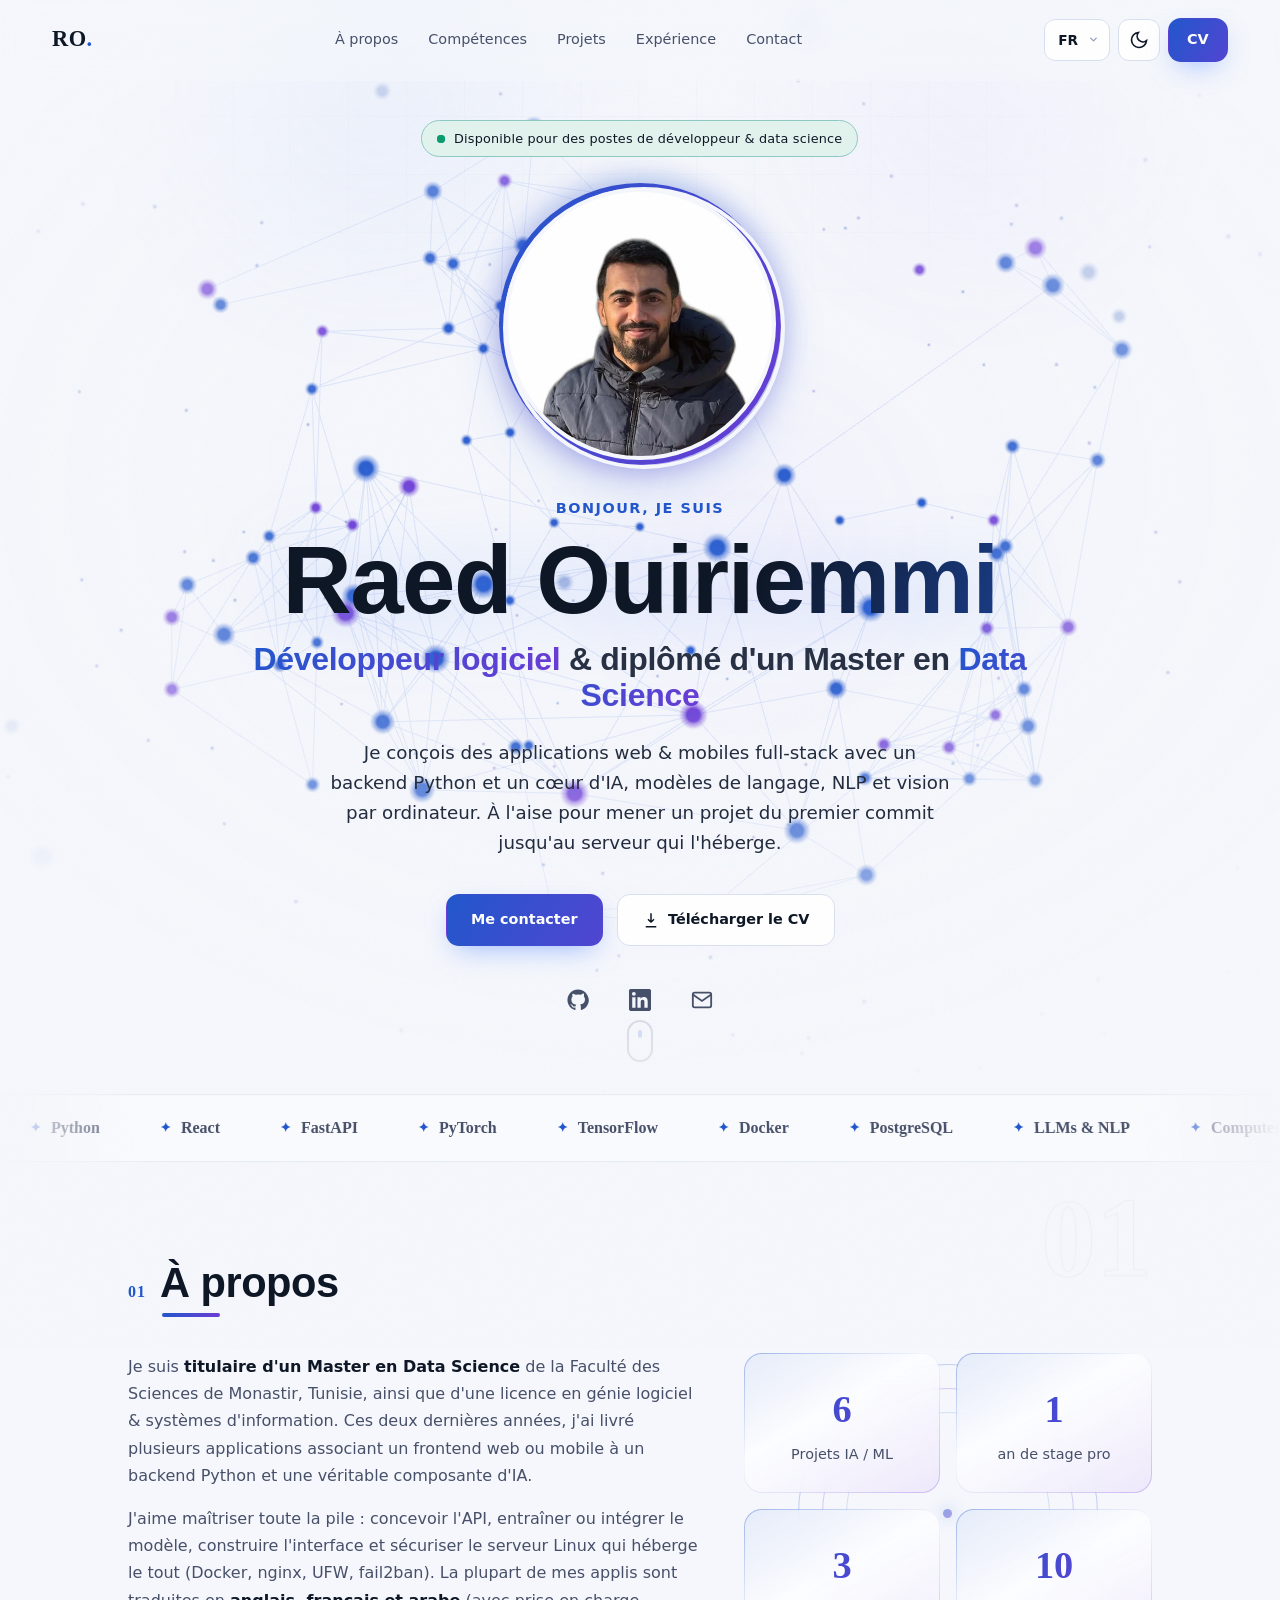
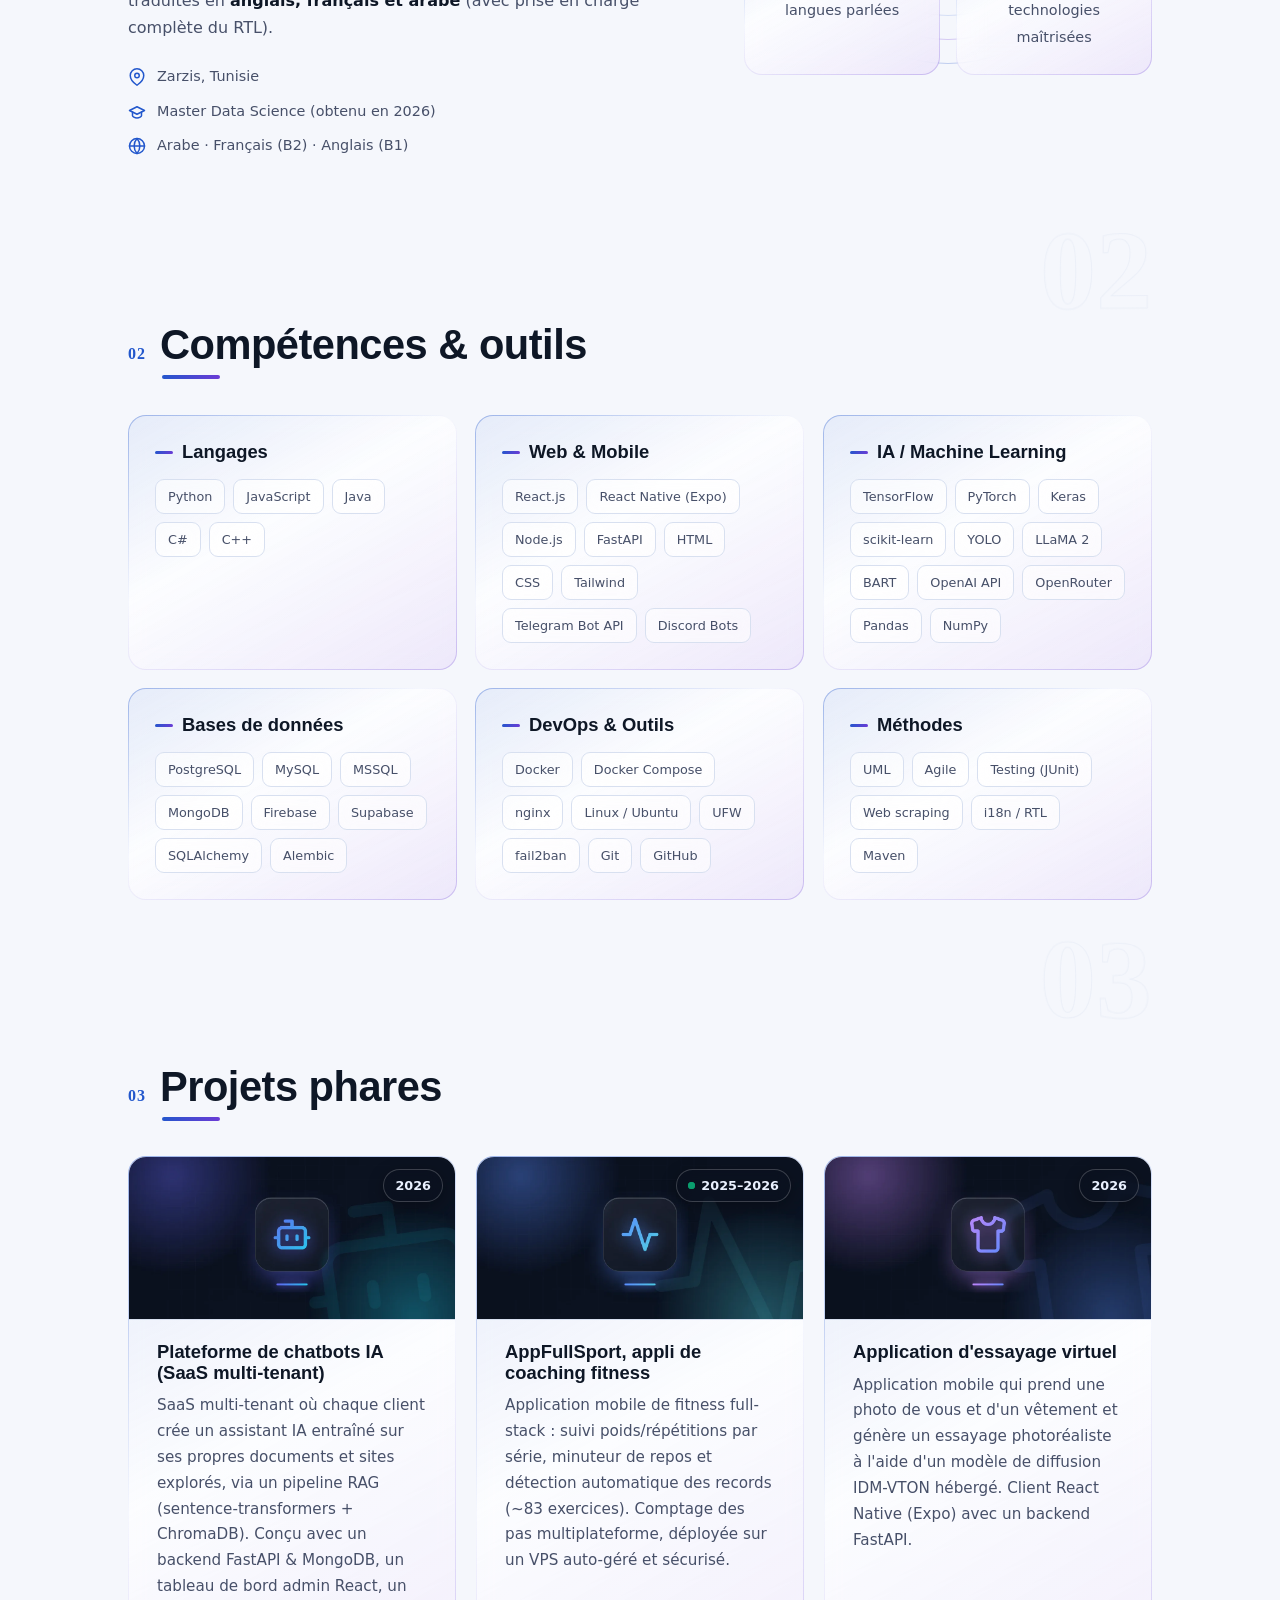
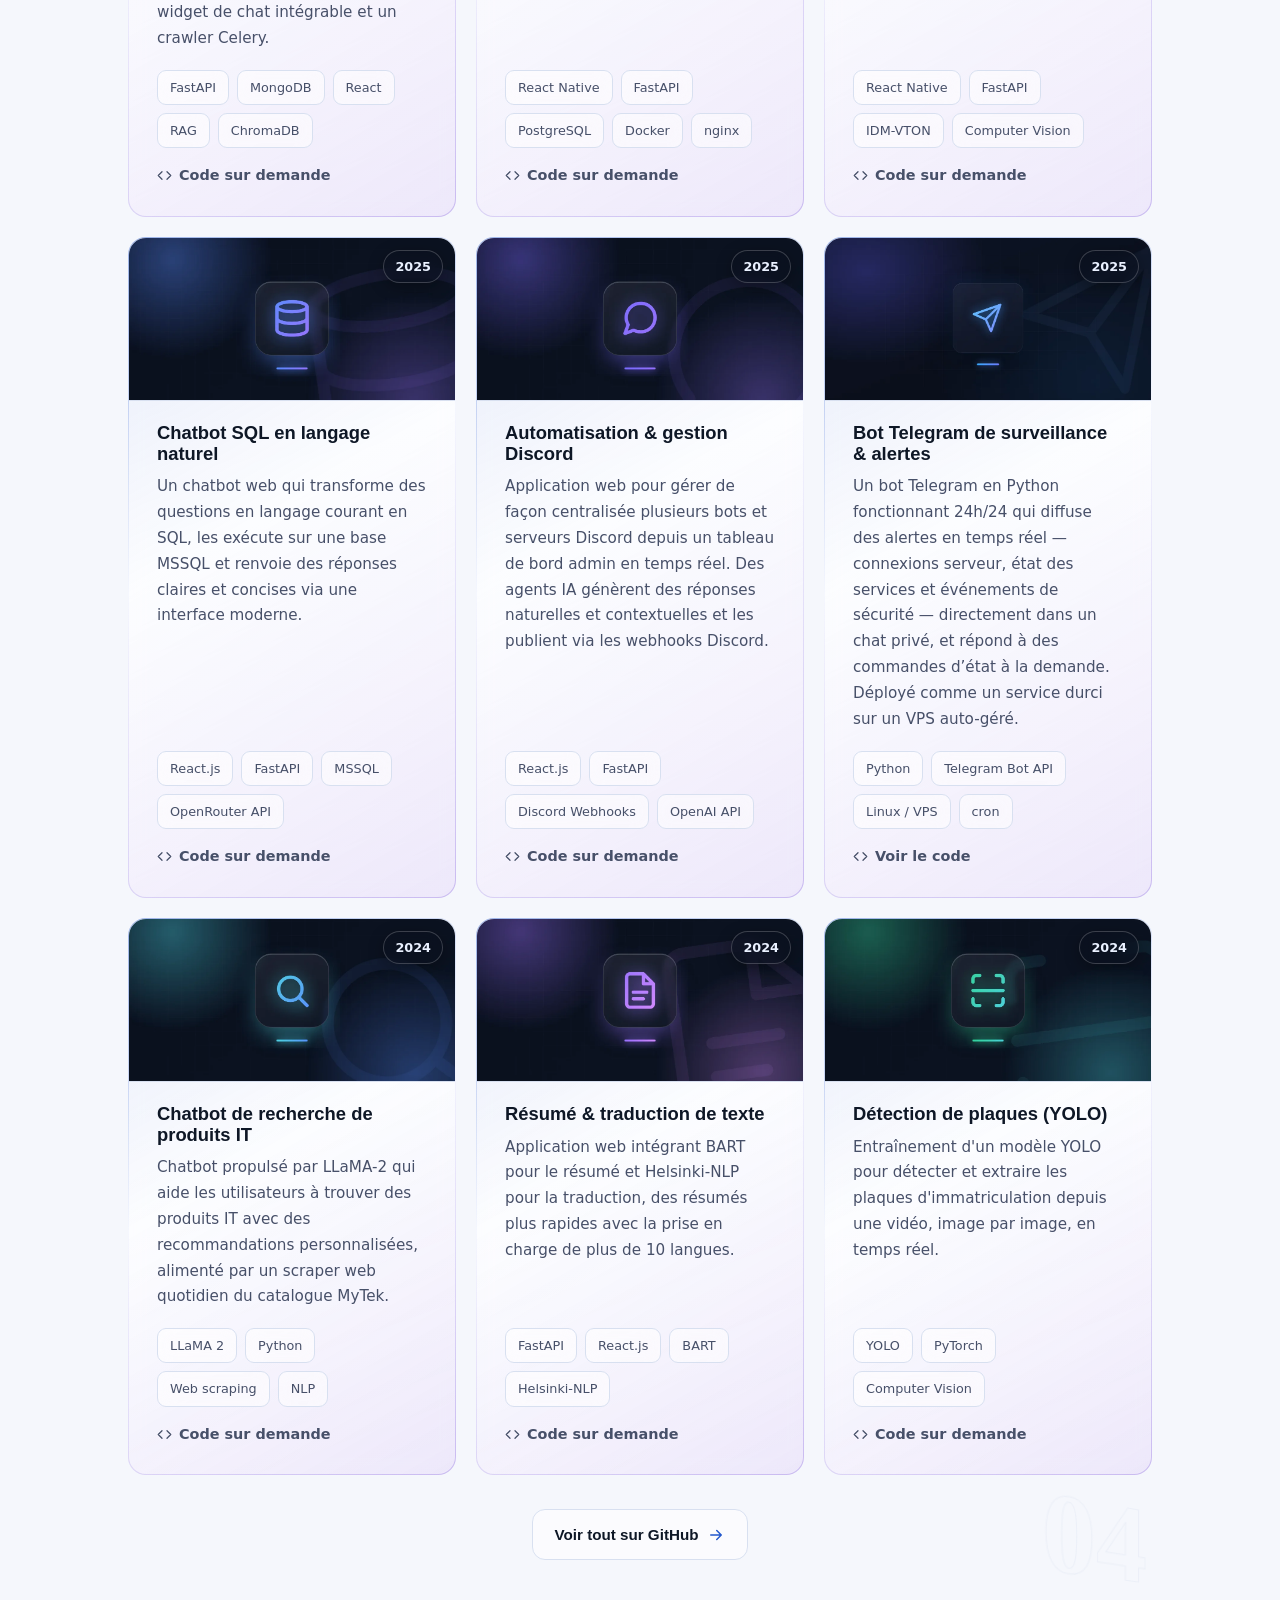
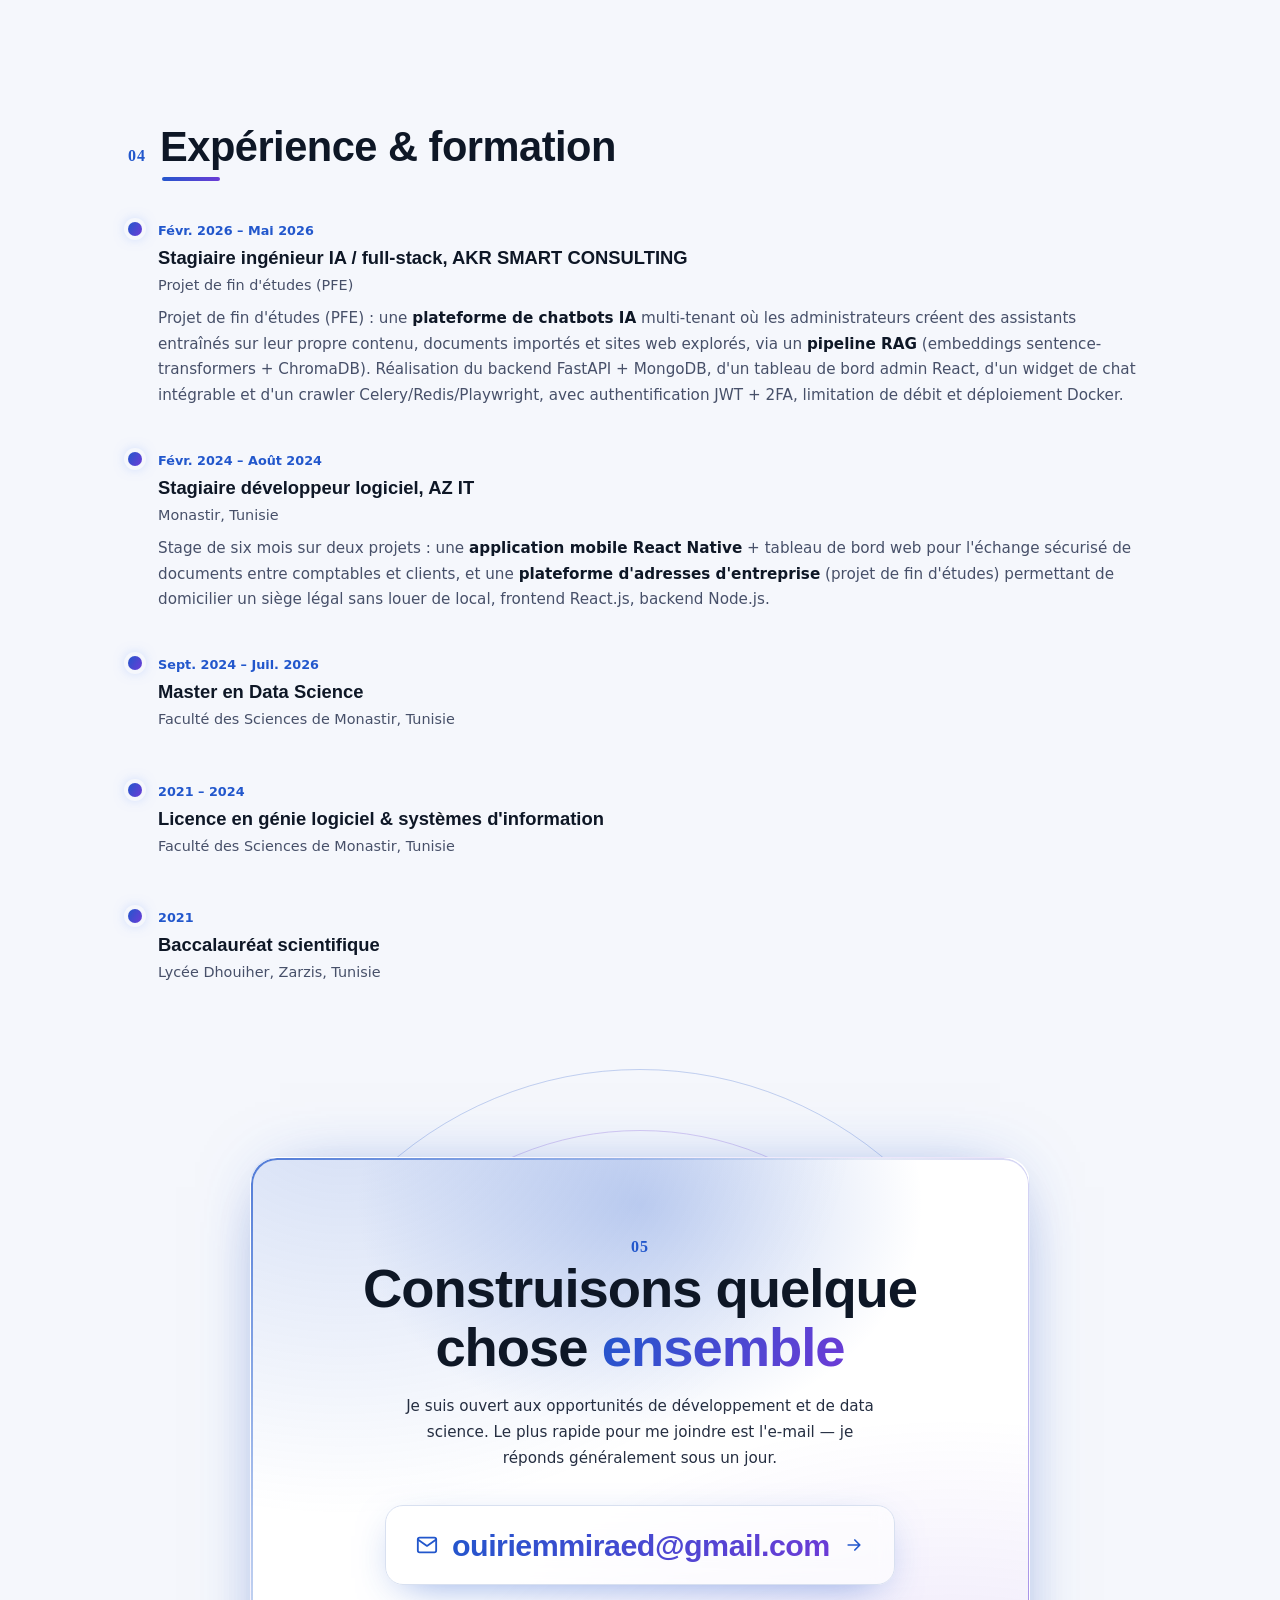
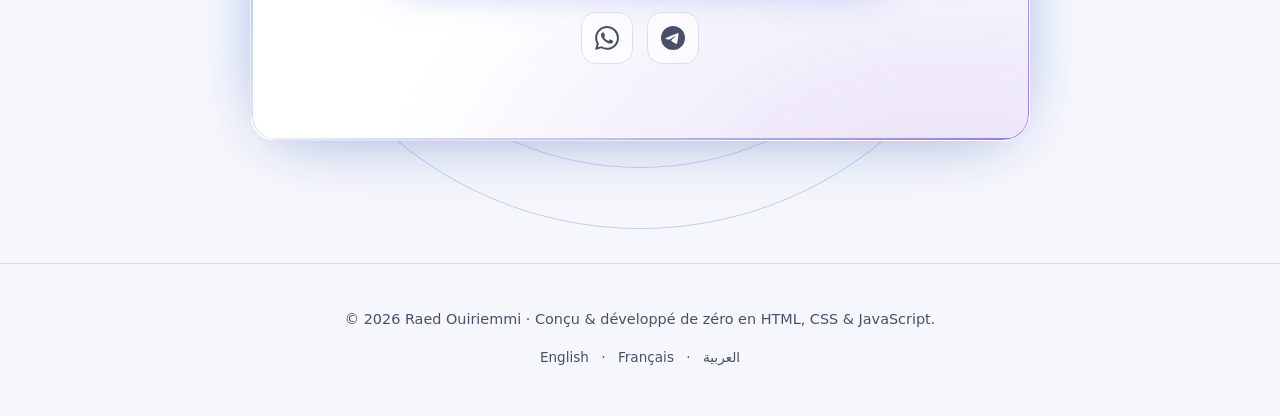
<file: fr/index.html>
<!DOCTYPE html>

<html data-default-lang="fr" dir="ltr" lang="fr">
<head>
<meta charset="utf-8"/>
<meta content="default-src 'self'; script-src 'self' 'unsafe-inline' https://www.googletagmanager.com; style-src 'self' 'unsafe-inline' https://fonts.googleapis.com; font-src 'self' https://fonts.gstatic.com; img-src 'self' data: https://www.googletagmanager.com https://*.google-analytics.com; connect-src 'self' https://*.google-analytics.com https://*.analytics.google.com https://*.googletagmanager.com https://*.g.doubleclick.net https://www.google.com; object-src 'none'; base-uri 'self'; upgrade-insecure-requests" http-equiv="Content-Security-Policy"/>
<meta content="strict-origin-when-cross-origin" name="referrer"/>
<!-- Google tag (gtag.js) — loaded on idle: it is the page's single largest
       download, and the stub below queues every event until it arrives -->
<script>
    window.dataLayer = window.dataLayer || [];
    function gtag(){dataLayer.push(arguments);}
    gtag('js', new Date());
    gtag('config', 'G-MPLFTZPCCY');
    (function () {
      var load = function () {
        var s = document.createElement('script');
        s.async = true;
        s.src = 'https://www.googletagmanager.com/gtag/js?id=G-MPLFTZPCCY';
        document.head.appendChild(s);
      };
      if ('requestIdleCallback' in window) requestIdleCallback(load, { timeout: 3000 });
      else setTimeout(load, 1500);
    })();
  </script>
<!-- Apply saved theme + language before paint (no flash of wrong theme/direction) -->
<script>
    (function () {
      try {
        document.documentElement.setAttribute("data-theme", localStorage.getItem("theme") || "light");
      } catch (e) {}
    })();
  </script>
<meta content="width=device-width, initial-scale=1.0" name="viewport"/>
<title>Raed Ouiriemmi — Développeur logiciel &amp; Data Scientist</title>
<meta content="Raed Ouiriemmi, développeur logiciel titulaire d'un Master en Data Science à Zarzis, Tunisie — applications web et mobiles full-stack avec IA et chatbots RAG." name="description"/>
<meta content="Raed Ouiriemmi" name="author"/>
<meta content="index, follow, max-image-preview:large, max-snippet:-1, max-video-preview:-1" name="robots"/>
<meta content="index, follow, max-image-preview:large, max-snippet:-1, max-video-preview:-1" name="googlebot"/>
<link href="https://ouiriemmiraed.me/fr/" rel="canonical"/>
<link href="https://ouiriemmiraed.me/" hreflang="en" rel="alternate"/>
<link href="https://ouiriemmiraed.me/fr/" hreflang="fr" rel="alternate"/>
<link href="https://ouiriemmiraed.me/ar/" hreflang="ar" rel="alternate"/>
<link href="https://ouiriemmiraed.me/" hreflang="x-default" rel="alternate"/>
<meta content="#f5f7fc" name="theme-color"/>
<!-- Open Graph / social preview -->
<meta content="Raed Ouiriemmi" property="og:site_name"/>
<meta content="Raed Ouiriemmi — Développeur logiciel &amp; Data Scientist" property="og:title"/>
<meta content="Raed Ouiriemmi, développeur logiciel titulaire d'un Master en Data Science à Zarzis, Tunisie — applications web et mobiles full-stack avec IA et chatbots RAG." property="og:description"/>
<meta content="website" property="og:type"/>
<meta content="https://ouiriemmiraed.me/fr/" property="og:url"/>
<meta content="fr_FR" property="og:locale"/>
<meta content="en_US" property="og:locale:alternate"/>
<meta content="ar_TN" property="og:locale:alternate"/>
<meta content="https://ouiriemmiraed.me/og-image.jpg" property="og:image"/>
<meta content="1200" property="og:image:width"/>
<meta content="630" property="og:image:height"/>
<meta content="Raed Ouiriemmi — Développeur logiciel &amp; Data Scientist" property="og:image:alt"/>
<!-- Twitter -->
<meta content="summary_large_image" name="twitter:card"/>
<meta content="Raed Ouiriemmi — Développeur logiciel &amp; Data Scientist" name="twitter:title"/>
<meta content="Raed Ouiriemmi, développeur logiciel titulaire d'un Master en Data Science à Zarzis, Tunisie — applications web et mobiles full-stack avec IA et chatbots RAG." name="twitter:description"/>
<meta content="https://ouiriemmiraed.me/og-image.jpg" name="twitter:image"/>
<meta content="Raed Ouiriemmi — Développeur logiciel &amp; Data Scientist" name="twitter:image:alt"/>
<link href="https://fonts.googleapis.com" rel="preconnect"/>
<link crossorigin="" href="https://fonts.gstatic.com" rel="preconnect"/>
<link href="https://fonts.googleapis.com/css2?family=Space+Grotesk:wght@500;600;700&amp;family=Inter:wght@400;500;600&amp;display=swap" rel="stylesheet"/>
<link href="/style.css" rel="stylesheet"/>
<script type="importmap">
    { "imports": { "three": "/vendor/three.module.min.js" } }
  </script>
<link href="/favicon.ico?v=2" rel="icon" sizes="any"/>
<link href="/favicon.svg?v=2" rel="icon" type="image/svg+xml"/>
<link href="/apple-touch-icon.png?v=2" rel="apple-touch-icon"/>
<link href="/site.webmanifest" rel="manifest"/>
<link as="image" href="/profile-cutout.webp" rel="preload" type="image/webp"/>
<!-- Structured data -->
<script type="application/ld+json">{
  "@context": "https://schema.org",
  "@graph": [
    {
      "@type": "Person",
      "@id": "https://ouiriemmiraed.me/#person",
      "name": "Raed Ouiriemmi",
      "alternateName": [
        "Ouiriemmi Raed",
        "Raed Ouiriemi",
        "Raed Oueriemmi",
        "Raed Ouirimi",
        "Raed Ourimi",
        "Raed Wiriemmi",
        "رائد الويريمي"
      ],
      "givenName": "Raed",
      "familyName": "Ouiriemmi",
      "url": "https://ouiriemmiraed.me/",
      "image": [
        "https://ouiriemmiraed.me/profile-cutout.png",
        "https://ouiriemmiraed.me/og-image.jpg"
      ],
      "description": "Software Developer with a Master's in Data Science, based in Zarzis, Tunisia, building full-stack web and mobile apps with AI, NLP, RAG chatbots and computer vision.",
      "jobTitle": [
        "Software Developer",
        "Data Scientist",
        "AI Engineer",
        "Machine Learning Engineer",
        "Data Engineer"
      ],
      "email": "mailto:ouiriemmiraed@gmail.com",
      "nationality": "Tunisian",
      "knowsLanguage": [
        "Arabic",
        "French",
        "English"
      ],
      "address": {
        "@type": "PostalAddress",
        "addressLocality": "Zarzis",
        "addressCountry": "Tunisia"
      },
      "alumniOf": {
        "@type": "CollegeOrUniversity",
        "name": "Faculty of Sciences of Monastir"
      },
      "hasCredential": [
        {
          "@type": "EducationalOccupationalCredential",
          "credentialCategory": "degree",
          "educationalLevel": "Master's degree",
          "name": "Master's in Data Science",
          "recognizedBy": {
            "@type": "CollegeOrUniversity",
            "name": "Faculty of Sciences of Monastir"
          }
        },
        {
          "@type": "EducationalOccupationalCredential",
          "credentialCategory": "degree",
          "educationalLevel": "Bachelor's degree",
          "name": "Bachelor's in Software Engineering and Information Systems",
          "recognizedBy": {
            "@type": "CollegeOrUniversity",
            "name": "Faculty of Sciences of Monastir"
          }
        }
      ],
      "knowsAbout": [
        "Python",
        "Machine Learning",
        "Deep Learning",
        "Data Science",
        "NLP",
        "Computer Vision",
        "RAG",
        "Large Language Models",
        "React",
        "Next.js",
        "React Native",
        "FastAPI",
        "MongoDB",
        "PostgreSQL",
        "Docker"
      ],
      "sameAs": [
        "https://github.com/ouiriemmiraed",
        "https://www.linkedin.com/in/raed-ouiriemmi-9858b5242"
      ]
    },
    {
      "@type": "WebSite",
      "@id": "https://ouiriemmiraed.me/#website",
      "url": "https://ouiriemmiraed.me/",
      "name": "Raed Ouiriemmi",
      "alternateName": "Raed Ouiriemmi Portfolio",
      "description": "Portfolio of Raed Ouiriemmi, Software Developer with a Master's in Data Science, based in Zarzis, Tunisia.",
      "inLanguage": [
        "en",
        "fr",
        "ar"
      ],
      "publisher": {
        "@id": "https://ouiriemmiraed.me/#person"
      }
    },
    {
      "@type": "ProfilePage",
      "@id": "https://ouiriemmiraed.me/fr/#webpage",
      "url": "https://ouiriemmiraed.me/fr/",
      "name": "Raed Ouiriemmi — Développeur logiciel & Data Scientist",
      "inLanguage": "fr",
      "isPartOf": {
        "@id": "https://ouiriemmiraed.me/#website"
      },
      "mainEntity": {
        "@id": "https://ouiriemmiraed.me/#person"
      },
      "about": {
        "@id": "https://ouiriemmiraed.me/#person"
      },
      "primaryImageOfPage": "https://ouiriemmiraed.me/og-image.jpg"
    }
  ]
}</script>
</head>
<body>
<a class="skip-link" data-i18n="skip" href="#hero">Aller au contenu</a>
<!-- Top-of-page scroll progress -->
<div aria-hidden="true" class="scroll-progress" id="scrollProgress"></div>
<!-- Atmosphere layers -->
<div aria-hidden="true" class="bg-grid"></div>
<div aria-hidden="true" class="aurora"><span class="a1"></span><span class="a2"></span><span class="a3"></span></div>
<div aria-hidden="true" class="cursor-glow" id="cursorGlow"></div>
<div aria-hidden="true" class="grain"></div>
<!-- Navbar -->
<header class="nav" id="nav">
<a class="nav__logo" href="#hero">RO<span>.</span></a>
<nav class="nav__links" id="navLinks">
<a data-i18n="nav.about" href="#about">À propos</a>
<a data-i18n="nav.skills" href="#skills">Compétences</a>
<a data-i18n="nav.projects" href="#projects">Projets</a>
<a data-i18n="nav.experience" href="#experience">Expérience</a>
<a data-i18n="nav.contact" href="#contact">Contact</a>
</nav>
<div class="nav__actions">
<select aria-label="Langue" class="lang-select" data-i18n-aria="aria.lang" id="langSelect">
<option value="en">EN</option>
<option selected="selected" value="fr">FR</option>
<option value="ar">ع</option>
</select>
<button aria-label="Basculer le thème clair / sombre" aria-pressed="false" class="icon-btn" data-i18n-aria="aria.theme" id="themeToggle" title="Toggle theme">
<svg aria-hidden="true" class="icon-sun" fill="none" height="20" stroke="currentColor" stroke-width="2" viewbox="0 0 24 24" width="20"><circle cx="12" cy="12" r="4"></circle><path d="M12 2v2M12 20v2M2 12h2M20 12h2M5 5l1.5 1.5M17.5 17.5L19 19M19 5l-1.5 1.5M6.5 17.5L5 19"></path></svg>
<svg aria-hidden="true" class="icon-moon" fill="none" height="20" stroke="currentColor" stroke-width="2" viewbox="0 0 24 24" width="20"><path d="M21 12.8A9 9 0 1 1 11.2 3a7 7 0 0 0 9.8 9.8z"></path></svg>
</button>
<a class="nav__cv btn btn--primary cv-link" data-i18n="nav.resume" download="Raed_Ouiriemmi_CV_FR.pdf" href="/Raed_Ouiriemmi_CV_FR.pdf">CV</a>
<button aria-controls="navLinks" aria-expanded="false" aria-label="Ouvrir le menu" class="icon-btn menu-btn" data-i18n-aria="aria.menu" id="menuToggle">
<svg aria-hidden="true" fill="none" height="22" stroke="currentColor" stroke-width="2" viewbox="0 0 24 24" width="22"><path d="M3 6h18M3 12h18M3 18h18"></path></svg>
</button>
</div>
</header>
<main>
<!-- Hero -->
<section class="hero" id="hero">
<div aria-hidden="true" class="hero__canvas" id="webgl"></div>
<div class="hero__inner reveal">
<span class="badge"><span class="badge__dot"></span> <span data-i18n="hero.badge">Disponible pour des postes de développeur &amp; data science</span></span>
<div class="hero__avatar">
<picture>
<source srcset="/profile-cutout.webp" type="image/webp"/>
<img alt="Raed Ouiriemmi" decoding="async" height="150" loading="eager" src="/profile-cutout.png" width="150"/>
</picture>
<span class="hero__avatar-fallback">RO</span>
</div>
<p class="hero__hi" data-i18n="hero.hi">Bonjour, je suis</p>
<h1 class="hero__name">Raed Ouiriemmi</h1>
<h2 class="hero__role" data-i18n="hero.role"><span class="grad">Développeur logiciel</span> &amp; diplômé d'un Master en <span class="grad">Data Science</span></h2>
<p class="hero__tag" data-i18n="hero.tag">Je conçois des applications web &amp; mobiles full-stack avec un backend Python et un cœur d'IA, modèles de langage, NLP et vision par ordinateur. À l'aise pour mener un projet du premier commit jusqu'au serveur qui l'héberge.</p>
<div class="hero__cta">
<a class="btn btn--primary magnetic" data-i18n="hero.contact" href="mailto:ouiriemmiraed@gmail.com">Me contacter</a>
<a class="btn btn--ghost cv-link" download="Raed_Ouiriemmi_CV_FR.pdf" href="/Raed_Ouiriemmi_CV_FR.pdf">
<svg aria-hidden="true" fill="none" height="18" stroke="currentColor" stroke-width="2" viewbox="0 0 24 24" width="18"><path d="M12 3v12m0 0l-4-4m4 4l4-4M5 21h14"></path></svg>
<span data-i18n="hero.cv">Télécharger le CV</span>
</a>
</div>
<div class="hero__socials">
<a aria-label="GitHub" href="https://github.com/ouiriemmiraed" rel="me noopener" target="_blank" title="GitHub">
<svg aria-hidden="true" fill="currentColor" height="22" viewbox="0 0 24 24" width="22"><path d="M12 .5C5.7.5.5 5.7.5 12c0 5.1 3.3 9.4 7.9 10.9.6.1.8-.2.8-.6v-2c-3.2.7-3.9-1.4-3.9-1.4-.5-1.3-1.3-1.7-1.3-1.7-1-.7.1-.7.1-.7 1.2.1 1.8 1.2 1.8 1.2 1 1.8 2.8 1.3 3.5 1 .1-.8.4-1.3.7-1.6-2.6-.3-5.3-1.3-5.3-5.7 0-1.3.4-2.3 1.2-3.1-.1-.3-.5-1.5.1-3.1 0 0 1-.3 3.3 1.2a11.5 11.5 0 0 1 6 0C17.3 4.7 18.3 5 18.3 5c.6 1.6.2 2.8.1 3.1.8.8 1.2 1.8 1.2 3.1 0 4.4-2.7 5.4-5.3 5.7.4.4.8 1.1.8 2.2v3.3c0 .3.2.7.8.6 4.6-1.5 7.9-5.8 7.9-10.9C23.5 5.7 18.3.5 12 .5z"></path></svg>
</a>
<a aria-label="LinkedIn" href="https://www.linkedin.com/in/raed-ouiriemmi-9858b5242" rel="me noopener" target="_blank" title="LinkedIn">
<svg aria-hidden="true" fill="currentColor" height="22" viewbox="0 0 24 24" width="22"><path d="M20.4 20.4h-3.6v-5.6c0-1.3 0-3-1.9-3s-2.1 1.4-2.1 2.9v5.7H9.2V9h3.4v1.6h.1c.5-.9 1.7-1.9 3.4-1.9 3.6 0 4.3 2.4 4.3 5.5v6.2zM5.3 7.4a2.1 2.1 0 1 1 0-4.2 2.1 2.1 0 0 1 0 4.2zM7.1 20.4H3.5V9h3.6v11.4zM22.2 0H1.8C.8 0 0 .8 0 1.7v20.5c0 1 .8 1.7 1.8 1.7h20.4c1 0 1.8-.8 1.8-1.7V1.7C24 .8 23.2 0 22.2 0z"></path></svg>
</a>
<a aria-label="Email" href="mailto:ouiriemmiraed@gmail.com" title="Email">
<svg aria-hidden="true" fill="none" height="22" stroke="currentColor" stroke-width="2" viewbox="0 0 24 24" width="22"><rect height="16" rx="2" width="20" x="2" y="4"></rect><path d="m22 6-10 7L2 6"></path></svg>
</a>
</div>
</div>
<div aria-hidden="true" class="hero__scroll"><span></span></div>
</section>
<!-- Tech marquee -->
<div aria-hidden="true" class="marquee">
<div class="marquee__track">
<span>Python</span><span>React</span><span>FastAPI</span><span>PyTorch</span><span>TensorFlow</span><span>Docker</span><span>PostgreSQL</span><span>LLMs &amp; NLP</span><span>Computer Vision</span><span>React Native</span><span>nginx</span><span>Linux</span>
<span>Python</span><span>React</span><span>FastAPI</span><span>PyTorch</span><span>TensorFlow</span><span>Docker</span><span>PostgreSQL</span><span>LLMs &amp; NLP</span><span>Computer Vision</span><span>React Native</span><span>nginx</span><span>Linux</span>
</div>
</div>
<!-- About -->
<section class="section" id="about">
<div class="section__head reveal">
<span class="section__num">01</span>
<h2 class="section__title" data-i18n="about.title">À propos</h2>
<span aria-hidden="true" class="section__ghost">01</span>
</div>
<div class="about reveal">
<div class="about__text">
<p data-i18n="about.p1">Je suis <strong>titulaire d'un Master en Data Science</strong> de la Faculté des Sciences de Monastir, Tunisie, ainsi que d'une licence en génie logiciel &amp; systèmes d'information. Ces deux dernières années, j'ai livré plusieurs applications associant un frontend web ou mobile à un backend Python et une véritable composante d'IA.</p>
<p data-i18n="about.p2">J'aime maîtriser toute la pile : concevoir l'API, entraîner ou intégrer le modèle, construire l'interface et sécuriser le serveur Linux qui héberge le tout (Docker, nginx, UFW, fail2ban). La plupart de mes applis sont traduites en <strong>anglais, français et arabe</strong> (avec prise en charge complète du RTL).</p>
<div class="about__facts">
<div class="fact"><span class="fact__k"><svg aria-hidden="true" fill="none" stroke="currentColor" stroke-linecap="round" stroke-linejoin="round" stroke-width="2" viewbox="0 0 24 24"><path d="M21 10c0 7-9 13-9 13s-9-6-9-13a9 9 0 0 1 18 0z"></path><circle cx="12" cy="10" r="3"></circle></svg></span> <span data-i18n="about.fact1">Zarzis, Tunisie</span></div>
<div class="fact"><span class="fact__k"><svg aria-hidden="true" fill="none" stroke="currentColor" stroke-linecap="round" stroke-linejoin="round" stroke-width="2" viewbox="0 0 24 24"><path d="M22 10 12 5 2 10l10 5 10-5z"></path><path d="M6 12v5c0 1 2.7 3 6 3s6-2 6-3v-5"></path></svg></span> <span data-i18n="about.fact2">Master Data Science (obtenu en 2026)</span></div>
<div class="fact"><span class="fact__k"><svg aria-hidden="true" fill="none" stroke="currentColor" stroke-linecap="round" stroke-linejoin="round" stroke-width="2" viewbox="0 0 24 24"><circle cx="12" cy="12" r="10"></circle><path d="M2 12h20M12 2a15 15 0 0 1 0 20 15 15 0 0 1 0-20z"></path></svg></span> <span data-i18n="about.fact3">Arabe · Français (B2) · Anglais (B1)</span></div>
</div>
</div>
<div class="about__stats">
<div class="stat spot"><span class="stat__n" data-count="6">6</span><span class="stat__l" data-i18n="about.stat1">Projets IA / ML</span></div>
<div class="stat spot"><span class="stat__n" data-count="1">1</span><span class="stat__l" data-i18n="about.stat2">an de stage pro</span></div>
<div class="stat spot"><span class="stat__n" data-count="3">3</span><span class="stat__l" data-i18n="about.stat3">langues parlées</span></div>
<div class="stat spot"><span class="stat__n" data-count="10">10</span><span class="stat__l" data-i18n="about.stat4">technologies maîtrisées</span></div>
</div>
</div>
</section>
<!-- Skills -->
<section class="section" id="skills">
<div class="section__head reveal">
<span class="section__num">02</span>
<h2 class="section__title" data-i18n="skills.title">Compétences &amp; outils</h2>
<span aria-hidden="true" class="section__ghost">02</span>
</div>
<div class="skills">
<div class="skill-card spot reveal">
<h3 data-i18n="skills.languages">Langages</h3>
<div class="tags">
<span>Python</span><span>JavaScript</span><span>Java</span><span>C#</span><span>C++</span>
</div>
</div>
<div class="skill-card spot reveal">
<h3 data-i18n="skills.web">Web &amp; Mobile</h3>
<div class="tags">
<span>React.js</span><span>React Native (Expo)</span><span>Node.js</span><span>FastAPI</span><span>HTML</span><span>CSS</span><span>Tailwind</span><span>Telegram Bot API</span><span>Discord Bots</span>
</div>
</div>
<div class="skill-card spot reveal">
<h3 data-i18n="skills.ai">IA / Machine Learning</h3>
<div class="tags">
<span>TensorFlow</span><span>PyTorch</span><span>Keras</span><span>scikit-learn</span><span>YOLO</span><span>LLaMA 2</span><span>BART</span><span>OpenAI API</span><span>OpenRouter</span><span>Pandas</span><span>NumPy</span>
</div>
</div>
<div class="skill-card spot reveal">
<h3 data-i18n="skills.databases">Bases de données</h3>
<div class="tags">
<span>PostgreSQL</span><span>MySQL</span><span>MSSQL</span><span>MongoDB</span><span>Firebase</span><span>Supabase</span><span>SQLAlchemy</span><span>Alembic</span>
</div>
</div>
<div class="skill-card spot reveal">
<h3 data-i18n="skills.devops">DevOps &amp; Outils</h3>
<div class="tags">
<span>Docker</span><span>Docker Compose</span><span>nginx</span><span>Linux / Ubuntu</span><span>UFW</span><span>fail2ban</span><span>Git</span><span>GitHub</span>
</div>
</div>
<div class="skill-card spot reveal">
<h3 data-i18n="skills.methods">Méthodes</h3>
<div class="tags">
<span>UML</span><span>Agile</span><span>Testing (JUnit)</span><span>Web scraping</span><span>i18n / RTL</span><span>Maven</span>
</div>
</div>
</div>
</section>
<!-- Projects -->
<section class="section" id="projects">
<div class="section__head reveal">
<span class="section__num">03</span>
<h2 class="section__title" data-i18n="projects.title">Projets phares</h2>
<span aria-hidden="true" class="section__ghost">03</span>
</div>
<div class="projects">
<article class="project spot reveal" data-tilt="">
<div class="project__media"><img alt="AI chatbot platform" decoding="async" height="600" loading="lazy" src="/cover-chatbot.webp" width="1200"/><span class="project__year">2026</span></div>
<h3 data-i18n="proj.chatbot.title">Plateforme de chatbots IA (SaaS multi-tenant)</h3>
<p data-i18n="proj.chatbot.desc">SaaS multi-tenant où chaque client crée un assistant IA entraîné sur ses propres documents et sites explorés, via un pipeline RAG (sentence-transformers + ChromaDB). Conçu avec un backend FastAPI &amp; MongoDB, un tableau de bord admin React, un widget de chat intégrable et un crawler Celery.</p>
<div class="tags">
<span>FastAPI</span><span>MongoDB</span><span>React</span><span>RAG</span><span>ChromaDB</span>
</div>
<div class="project__links">
<a class="project__link" href="mailto:ouiriemmiraed@gmail.com?subject=Project%3A%20AI%20Chatbot%20Platform"><svg aria-hidden="true" fill="none" height="15" stroke="currentColor" stroke-linecap="round" stroke-linejoin="round" stroke-width="2" viewbox="0 0 24 24" width="15"><path d="M16 18l6-6-6-6M8 6l-6 6 6 6"></path></svg> <span data-i18n="projects.code">Code sur demande</span></a>
</div>
</article>
<article class="project spot reveal" data-tilt="">
<div class="project__media"><img alt="AppFullSport fitness app" decoding="async" height="600" loading="lazy" src="/cover-fitness.webp" width="1200"/><span class="project__year project__year--live"><span aria-hidden="true" class="project__live-dot"></span>2025–2026</span></div>
<h3 data-i18n="proj.fitness.title">AppFullSport, appli de coaching fitness</h3>
<p data-i18n="proj.fitness.desc">Application mobile de fitness full-stack : suivi poids/répétitions par série, minuteur de repos et détection automatique des records (~83 exercices). Comptage des pas multiplateforme, déployée sur un VPS auto-géré et sécurisé.</p>
<div class="tags">
<span>React Native</span><span>FastAPI</span><span>PostgreSQL</span><span>Docker</span><span>nginx</span>
</div>
<div class="project__links">
<a class="project__link" href="mailto:ouiriemmiraed@gmail.com?subject=Project%3A%20AppFullSport"><svg aria-hidden="true" fill="none" height="15" stroke="currentColor" stroke-linecap="round" stroke-linejoin="round" stroke-width="2" viewbox="0 0 24 24" width="15"><path d="M16 18l6-6-6-6M8 6l-6 6 6 6"></path></svg> <span data-i18n="projects.code">Code sur demande</span></a>
</div>
</article>
<article class="project spot reveal" data-tilt="">
<div class="project__media"><img alt="Virtual try-on app" decoding="async" height="600" loading="lazy" src="/cover-tryon.webp" width="1200"/><span class="project__year">2026</span></div>
<h3 data-i18n="proj.tryon.title">Application d'essayage virtuel</h3>
<p data-i18n="proj.tryon.desc">Application mobile qui prend une photo de vous et d'un vêtement et génère un essayage photoréaliste à l'aide d'un modèle de diffusion IDM-VTON hébergé. Client React Native (Expo) avec un backend FastAPI.</p>
<div class="tags">
<span>React Native</span><span>FastAPI</span><span>IDM-VTON</span><span>Computer Vision</span>
</div>
<div class="project__links">
<a class="project__link" href="mailto:ouiriemmiraed@gmail.com?subject=Project%3A%20Virtual%20Try-On"><svg aria-hidden="true" fill="none" height="15" stroke="currentColor" stroke-linecap="round" stroke-linejoin="round" stroke-width="2" viewbox="0 0 24 24" width="15"><path d="M16 18l6-6-6-6M8 6l-6 6 6 6"></path></svg> <span data-i18n="projects.code">Code sur demande</span></a>
</div>
</article>
<article class="project spot reveal" data-tilt="">
<div class="project__media"><img alt="Natural-language SQL chatbot" decoding="async" height="600" loading="lazy" src="/cover-sql.webp" width="1200"/><span class="project__year">2025</span></div>
<h3 data-i18n="proj.sql.title">Chatbot SQL en langage naturel</h3>
<p data-i18n="proj.sql.desc">Un chatbot web qui transforme des questions en langage courant en SQL, les exécute sur une base MSSQL et renvoie des réponses claires et concises via une interface moderne.</p>
<div class="tags">
<span>React.js</span><span>FastAPI</span><span>MSSQL</span><span>OpenRouter API</span>
</div>
<div class="project__links">
<a class="project__link" href="mailto:ouiriemmiraed@gmail.com?subject=Project%3A%20NL-to-SQL%20Chatbot"><svg aria-hidden="true" fill="none" height="15" stroke="currentColor" stroke-linecap="round" stroke-linejoin="round" stroke-width="2" viewbox="0 0 24 24" width="15"><path d="M16 18l6-6-6-6M8 6l-6 6 6 6"></path></svg> <span data-i18n="projects.code">Code sur demande</span></a>
</div>
</article>
<article class="project spot reveal" data-tilt="">
<div class="project__media"><img alt="Discord automation tool" decoding="async" height="600" loading="lazy" src="/cover-discord.webp" width="1200"/><span class="project__year">2025</span></div>
<h3 data-i18n="proj.discord.title">Automatisation &amp; gestion Discord</h3>
<p data-i18n="proj.discord.desc">Application web pour gérer de façon centralisée plusieurs bots et serveurs Discord depuis un tableau de bord admin en temps réel. Des agents IA génèrent des réponses naturelles et contextuelles et les publient via les webhooks Discord.</p>
<div class="tags">
<span>React.js</span><span>FastAPI</span><span>Discord Webhooks</span><span>OpenAI API</span>
</div>
<div class="project__links">
<a class="project__link" href="mailto:ouiriemmiraed@gmail.com?subject=Project%3A%20Discord%20Automation"><svg aria-hidden="true" fill="none" height="15" stroke="currentColor" stroke-linecap="round" stroke-linejoin="round" stroke-width="2" viewbox="0 0 24 24" width="15"><path d="M16 18l6-6-6-6M8 6l-6 6 6 6"></path></svg> <span data-i18n="projects.code">Code sur demande</span></a>
</div>
</article>
<article class="project spot reveal" data-tilt="">
<div class="project__media"><img alt="Telegram monitoring and alerts bot" decoding="async" height="600" loading="lazy" src="/cover-telegram.webp" width="1200"/><span class="project__year">2025</span></div>
<h3 data-i18n="proj.telegram.title">Bot Telegram de surveillance &amp; alertes</h3>
<p data-i18n="proj.telegram.desc">Un bot Telegram en Python fonctionnant 24h/24 qui diffuse des alertes en temps réel — connexions serveur, état des services et événements de sécurité — directement dans un chat privé, et répond à des commandes d’état à la demande. Déployé comme un service durci sur un VPS auto-géré.</p>
<div class="tags">
<span>Python</span><span>Telegram Bot API</span><span>Linux / VPS</span><span>cron</span>
</div>
<div class="project__links">
<a class="project__link" href="https://github.com/ouiriemmiraed/vps-sentinel" rel="noopener" target="_blank"><svg aria-hidden="true" fill="none" height="15" stroke="currentColor" stroke-linecap="round" stroke-linejoin="round" stroke-width="2" viewbox="0 0 24 24" width="15"><path d="M16 18l6-6-6-6M8 6l-6 6 6 6"></path></svg> <span data-i18n="projects.view">Voir le code</span></a>
</div>
</article>
<article class="project spot reveal" data-tilt="">
<div class="project__media"><img alt="IT product search chatbot" decoding="async" height="600" loading="lazy" src="/cover-itsearch.webp" width="1200"/><span class="project__year">2024</span></div>
<h3 data-i18n="proj.it.title">Chatbot de recherche de produits IT</h3>
<p data-i18n="proj.it.desc">Chatbot propulsé par LLaMA-2 qui aide les utilisateurs à trouver des produits IT avec des recommandations personnalisées, alimenté par un scraper web quotidien du catalogue MyTek.</p>
<div class="tags">
<span>LLaMA 2</span><span>Python</span><span>Web scraping</span><span>NLP</span>
</div>
<div class="project__links">
<a class="project__link" href="mailto:ouiriemmiraed@gmail.com?subject=Project%3A%20IT%20Product%20Search%20Chatbot"><svg aria-hidden="true" fill="none" height="15" stroke="currentColor" stroke-linecap="round" stroke-linejoin="round" stroke-width="2" viewbox="0 0 24 24" width="15"><path d="M16 18l6-6-6-6M8 6l-6 6 6 6"></path></svg> <span data-i18n="projects.code">Code sur demande</span></a>
</div>
</article>
<article class="project spot reveal" data-tilt="">
<div class="project__media"><img alt="Text summarization and translation app" decoding="async" height="600" loading="lazy" src="/cover-summarize.webp" width="1200"/><span class="project__year">2024</span></div>
<h3 data-i18n="proj.sum.title">Résumé &amp; traduction de texte</h3>
<p data-i18n="proj.sum.desc">Application web intégrant BART pour le résumé et Helsinki-NLP pour la traduction, des résumés plus rapides avec la prise en charge de plus de 10 langues.</p>
<div class="tags">
<span>FastAPI</span><span>React.js</span><span>BART</span><span>Helsinki-NLP</span>
</div>
<div class="project__links">
<a class="project__link" href="mailto:ouiriemmiraed@gmail.com?subject=Project%3A%20Text%20Summarization%20%26%20Translation"><svg aria-hidden="true" fill="none" height="15" stroke="currentColor" stroke-linecap="round" stroke-linejoin="round" stroke-width="2" viewbox="0 0 24 24" width="15"><path d="M16 18l6-6-6-6M8 6l-6 6 6 6"></path></svg> <span data-i18n="projects.code">Code sur demande</span></a>
</div>
</article>
<article class="project spot reveal" data-tilt="">
<div class="project__media"><img alt="License plate detection with YOLO" decoding="async" height="600" loading="lazy" src="/cover-yolo.webp" width="1200"/><span class="project__year">2024</span></div>
<h3 data-i18n="proj.yolo.title">Détection de plaques (YOLO)</h3>
<p data-i18n="proj.yolo.desc">Entraînement d'un modèle YOLO pour détecter et extraire les plaques d'immatriculation depuis une vidéo, image par image, en temps réel.</p>
<div class="tags">
<span>YOLO</span><span>PyTorch</span><span>Computer Vision</span>
</div>
<div class="project__links">
<a class="project__link" href="mailto:ouiriemmiraed@gmail.com?subject=Project%3A%20License%20Plate%20Detection"><svg aria-hidden="true" fill="none" height="15" stroke="currentColor" stroke-linecap="round" stroke-linejoin="round" stroke-width="2" viewbox="0 0 24 24" width="15"><path d="M16 18l6-6-6-6M8 6l-6 6 6 6"></path></svg> <span data-i18n="projects.code">Code sur demande</span></a>
</div>
</article>
</div>
<div class="projects__more reveal">
<a class="projects__more-link" href="https://github.com/ouiriemmiraed" rel="noopener" target="_blank">
<span data-i18n="projects.viewall">Voir tout sur GitHub</span>
<svg aria-hidden="true" fill="none" height="18" stroke="currentColor" stroke-linecap="round" stroke-linejoin="round" stroke-width="2" viewbox="0 0 24 24" width="18"><path d="M5 12h14M13 6l6 6-6 6"></path></svg>
</a>
</div>
</section>
<!-- Experience & Education -->
<section class="section" id="experience">
<div class="section__head reveal">
<span class="section__num">04</span>
<h2 class="section__title" data-i18n="exp.title">Expérience &amp; formation</h2>
<span aria-hidden="true" class="section__ghost">04</span>
</div>
<div class="timeline">
<div class="tl-item reveal">
<div class="tl-dot"></div>
<span class="tl-date" data-i18n="exp.akr.date">Févr. 2026 – Mai 2026</span>
<h3 data-i18n="exp.akr.title">Stagiaire ingénieur IA / full-stack, AKR SMART CONSULTING</h3>
<p class="tl-sub" data-i18n="exp.akr.sub">Projet de fin d'études (PFE)</p>
<p data-i18n="exp.akr.desc">Projet de fin d'études (PFE) : une <strong>plateforme de chatbots IA</strong> multi-tenant où les administrateurs créent des assistants entraînés sur leur propre contenu, documents importés et sites web explorés, via un <strong>pipeline RAG</strong> (embeddings sentence-transformers + ChromaDB). Réalisation du backend FastAPI + MongoDB, d'un tableau de bord admin React, d'un widget de chat intégrable et d'un crawler Celery/Redis/Playwright, avec authentification JWT + 2FA, limitation de débit et déploiement Docker.</p>
</div>
<div class="tl-item reveal">
<div class="tl-dot"></div>
<span class="tl-date" data-i18n="exp.intern.date">Févr. 2024 – Août 2024</span>
<h3 data-i18n="exp.intern.title">Stagiaire développeur logiciel, AZ IT</h3>
<p class="tl-sub" data-i18n="exp.intern.sub">Monastir, Tunisie</p>
<p data-i18n="exp.intern.desc">Stage de six mois sur deux projets : une <strong>application mobile React Native</strong> + tableau de bord web pour l'échange sécurisé de documents entre comptables et clients, et une <strong>plateforme d'adresses d'entreprise</strong> (projet de fin d'études) permettant de domicilier un siège légal sans louer de local, frontend React.js, backend Node.js.</p>
</div>
<div class="tl-item reveal">
<div class="tl-dot"></div>
<span class="tl-date" data-i18n="exp.master.date">Sept. 2024 – Juil. 2026</span>
<h3 data-i18n="exp.master.title">Master en Data Science</h3>
<p class="tl-sub" data-i18n="exp.master.sub">Faculté des Sciences de Monastir, Tunisie</p>
</div>
<div class="tl-item reveal">
<div class="tl-dot"></div>
<span class="tl-date" data-i18n="exp.bachelor.date">2021 – 2024</span>
<h3 data-i18n="exp.bachelor.title">Licence en génie logiciel &amp; systèmes d'information</h3>
<p class="tl-sub" data-i18n="exp.bachelor.sub">Faculté des Sciences de Monastir, Tunisie</p>
</div>
<div class="tl-item reveal">
<div class="tl-dot"></div>
<span class="tl-date" data-i18n="exp.bac.date">2021</span>
<h3 data-i18n="exp.bac.title">Baccalauréat scientifique</h3>
<p class="tl-sub" data-i18n="exp.bac.sub">Lycée Dhouiher, Zarzis, Tunisie</p>
</div>
</div>
</section>
<!-- Contact -->
<section class="section section--contact" id="contact">
<div class="contact reveal">
<span class="section__num">05</span>
<h2 class="contact__title" data-i18n="contact.title">Construisons quelque chose <span class="grad">ensemble</span></h2>
<p class="contact__text" data-i18n="contact.text">Je suis ouvert aux opportunités de développement et de data science. Le plus rapide pour me joindre est l'e-mail — je réponds généralement sous un jour.</p>
<a aria-label="Email Raed" class="contact__email magnetic" href="mailto:ouiriemmiraed@gmail.com">
<svg aria-hidden="true" class="contact__email-ic" fill="none" stroke="currentColor" stroke-linecap="round" stroke-linejoin="round" stroke-width="2" viewbox="0 0 24 24"><rect height="16" rx="2" width="20" x="2" y="4"></rect><path d="m22 6-10 7L2 6"></path></svg>
<span>ouiriemmiraed@gmail.com</span>
<svg aria-hidden="true" class="contact__email-arrow" fill="none" stroke="currentColor" stroke-linecap="round" stroke-linejoin="round" stroke-width="2" viewbox="0 0 24 24"><path d="M5 12h14M13 6l6 6-6 6"></path></svg>
</a>
<div class="contact__socials">
<a aria-label="WhatsApp" class="contact__social contact__social--wa" href="https://wa.me/21622077542" rel="noopener" target="_blank" title="WhatsApp">
<svg aria-hidden="true" fill="currentColor" height="24" viewbox="0 0 24 24" width="24"><path d="M17.472 14.382c-.297-.149-1.758-.867-2.03-.967-.273-.099-.471-.148-.67.15-.197.297-.767.966-.94 1.164-.173.199-.347.223-.644.075-.297-.15-1.255-.463-2.39-1.475-.883-.788-1.48-1.761-1.653-2.059-.173-.297-.018-.458.13-.606.134-.133.298-.347.446-.52.149-.174.198-.298.298-.497.099-.198.05-.371-.025-.52-.075-.149-.669-1.612-.916-2.207-.242-.579-.487-.5-.669-.51-.173-.008-.371-.01-.57-.01-.198 0-.52.074-.792.372-.272.297-1.04 1.016-1.04 2.479 0 1.462 1.065 2.875 1.213 3.074.149.198 2.096 3.2 5.077 4.487.709.306 1.262.489 1.694.625.712.227 1.36.195 1.871.118.571-.085 1.758-.719 2.006-1.413.248-.694.248-1.289.173-1.413-.074-.124-.272-.198-.57-.347m-5.421 7.403h-.004a9.87 9.87 0 01-5.031-1.378l-.361-.214-3.741.982.998-3.648-.235-.374a9.86 9.86 0 01-1.51-5.26c.001-5.45 4.436-9.884 9.888-9.884 2.64 0 5.122 1.03 6.988 2.898a9.825 9.825 0 012.893 6.994c-.003 5.45-4.437 9.884-9.885 9.884m8.413-18.297A11.815 11.815 0 0012.05 0C5.495 0 .16 5.335.157 11.892c0 2.096.547 4.142 1.588 5.945L.057 24l6.305-1.654a11.882 11.882 0 005.683 1.448h.005c6.554 0 11.89-5.335 11.893-11.893a11.821 11.821 0 00-3.48-8.413z"></path></svg>
</a>
<a aria-label="Telegram" class="contact__social contact__social--tg" href="https://t.me/ouiriemmiraed" rel="noopener" target="_blank" title="Telegram">
<svg aria-hidden="true" fill="currentColor" height="24" viewbox="0 0 24 24" width="24"><path d="M11.944 0A12 12 0 0 0 0 12a12 12 0 0 0 12 12 12 12 0 0 0 12-12A12 12 0 0 0 12 0a12 12 0 0 0-.056 0zm4.962 7.224c.1-.002.321.023.465.14a.506.506 0 0 1 .171.325c.016.093.036.306.02.472-.18 1.898-.962 6.502-1.36 8.627-.168.9-.499 1.201-.82 1.23-.696.065-1.225-.46-1.9-.902-1.056-.693-1.653-1.124-2.678-1.8-1.185-.78-.417-1.21.258-1.91.177-.184 3.247-2.977 3.307-3.23.007-.032.014-.15-.056-.212s-.174-.041-.249-.024c-.106.024-1.793 1.14-5.061 3.345-.479.33-.913.49-1.302.48-.428-.008-1.252-.241-1.865-.44-.752-.245-1.349-.374-1.297-.789.027-.216.325-.437.893-.663 3.498-1.524 5.83-2.529 6.998-3.014 3.332-1.386 4.025-1.627 4.476-1.635z"></path></svg>
</a>
</div>
</div>
</section>
</main>
<footer class="footer">
<p>© <span id="year"></span> Raed Ouiriemmi · <span data-i18n="footer">Conçu &amp; développé de zéro en HTML, CSS &amp; JavaScript.</span></p>
<nav aria-label="Langue" class="footer__langs" data-i18n-aria="aria.lang">
<a href="/" hreflang="en" lang="en">English</a> · <a href="/fr/" hreflang="fr" lang="fr">Français</a> · <a href="/ar/" hreflang="ar" lang="ar">العربية</a>
</nav>
</footer>
<script src="/i18n.js"></script>
<script src="/script.js"></script>
<script src="/three-scene.js" type="module"></script>
</body>
</html>
</file>
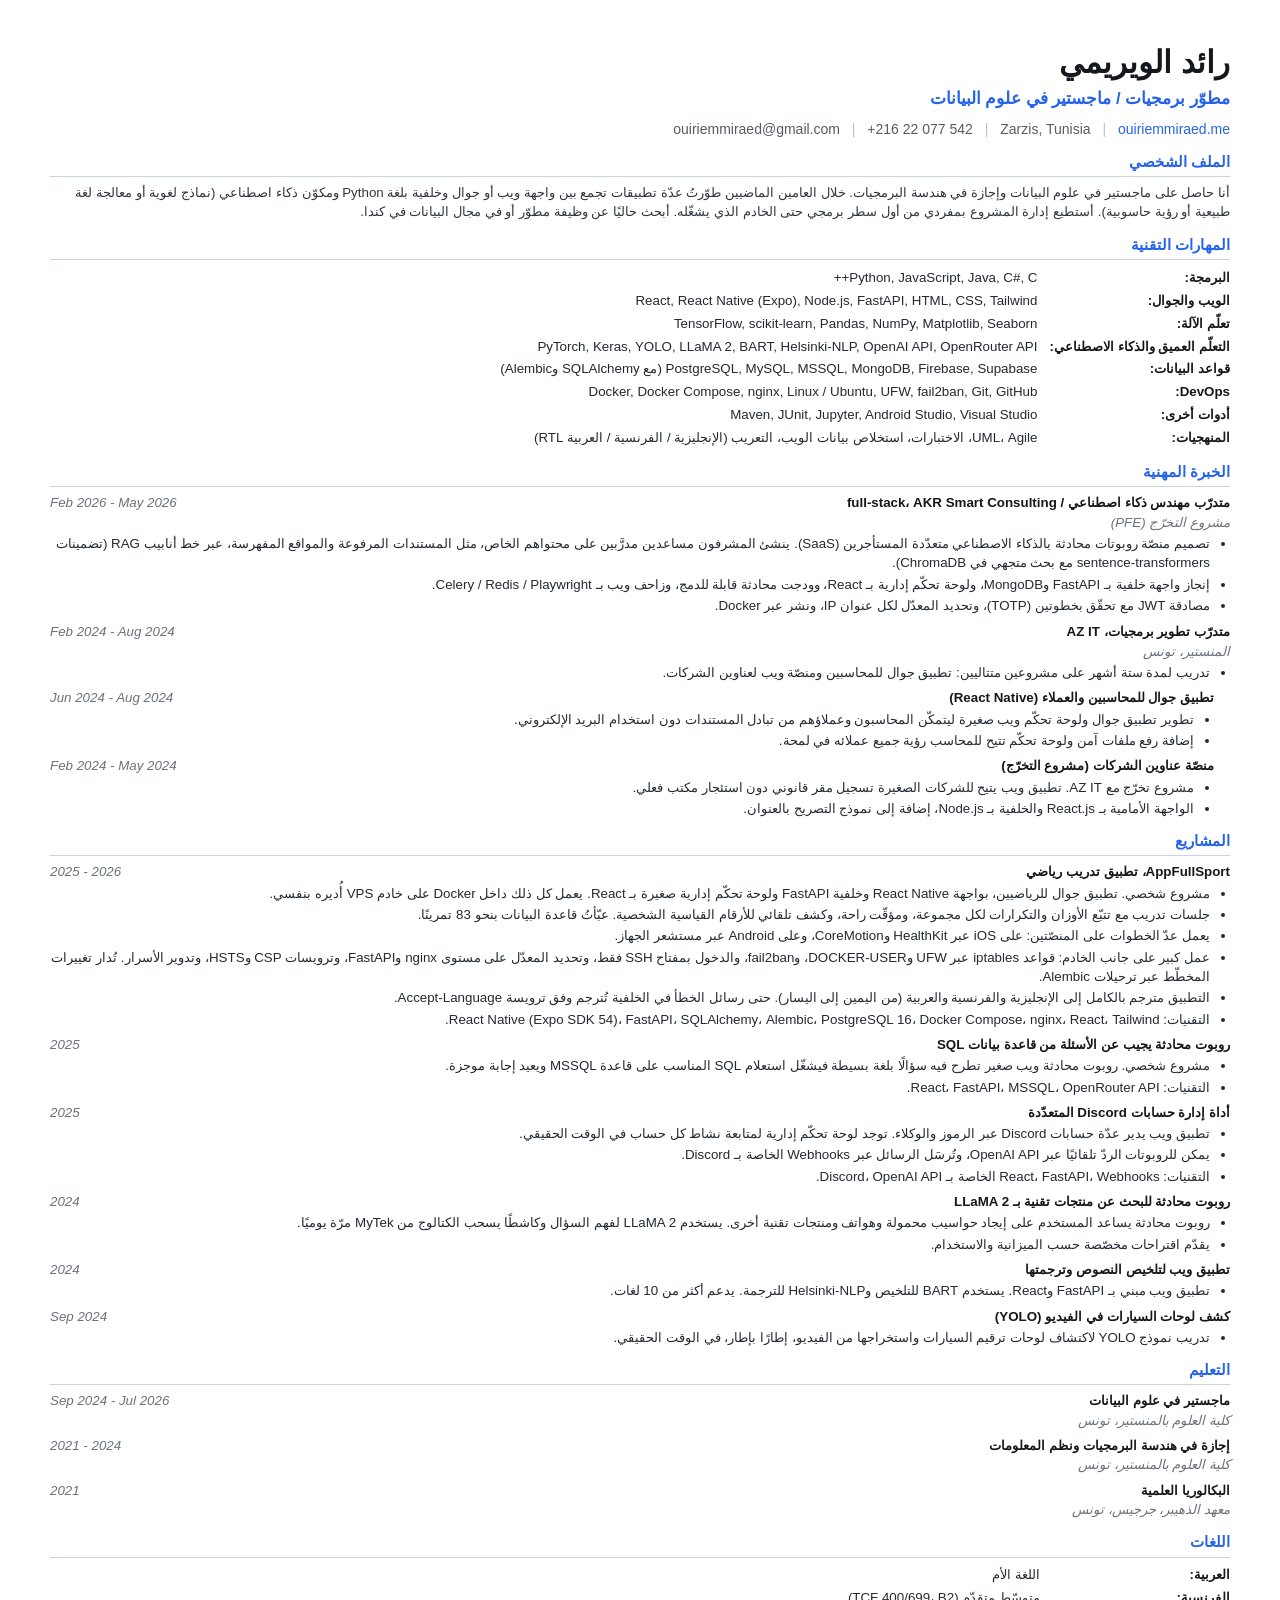
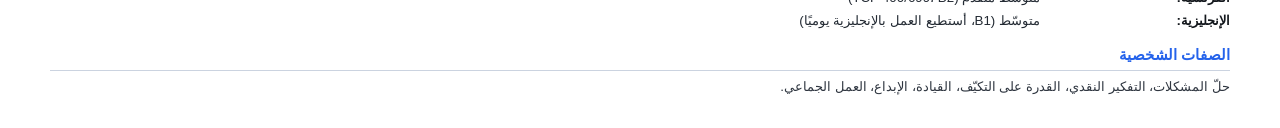
<file: tools/cv/cv_ar.html>
<!DOCTYPE html>
<html lang="ar" dir="rtl">
<head>
<meta charset="utf-8">
<title>رائد الويريمي - السيرة الذاتية</title>
<style>
  @page { size: Letter; margin: 0; }
  * { margin: 0; padding: 0; box-sizing: border-box; }
  html, body { -webkit-print-color-adjust: exact; print-color-adjust: exact; }
  body { font-family: "Noto Sans Arabic", "Cairo", sans-serif; direction: rtl; text-align: right;
         color: #232a33; font-size: 10pt; line-height: 1.45; }
  .page { padding: 40px 50px 32px; }
  .name { font-size: 23pt; font-weight: 700; color: #14181d; }
  .role { font-size: 12.5pt; font-weight: 700; color: #2563eb; margin-top: 3px; }
  .contact { font-size: 10.5pt; color: #555c66; margin-top: 7px; direction: ltr; text-align: right; }
  .contact .sep { color: #b9c0cb; margin: 0 8px; }
  .contact a { color: #2563eb; text-decoration: none; }
  h2 { font-size: 11.5pt; font-weight: 700; color: #2563eb;
       border-bottom: 1px solid #cbd3e0; padding-bottom: 3px; margin: 12px 0 6px; }
  p.summary { color: #2f3640; }
  .skills { width: 100%; border-collapse: collapse; }
  .skills td { vertical-align: top; padding: 1.8px 0; }
  .skills td.k { font-weight: 700; color: #14181d; width: 190px; padding-left: 12px; white-space: nowrap; }
  .row { display: flex; justify-content: space-between; align-items: baseline; gap: 14px; }
  .title { font-weight: 700; color: #14181d; flex: 1 1 auto; min-width: 0; }
  .date { font-style: italic; color: #6a727c; font-size: 10pt; white-space: nowrap; flex: 0 0 auto; direction: ltr; }
  .sub { font-style: italic; color: #6a727c; margin-bottom: 1px; }
  .job { margin-bottom: 7px; }
  .subblock { margin: 4px 16px 4px 0; }
  ul { list-style: disc; margin: 2px 20px 6px 0; }
  ul li { margin-bottom: 2px; }
  .edu .row { margin-top: 6px; }
  .proj { margin-bottom: 6px; }
</style>
</head>
<body>
<div class="page">
  <div class="name">رائد الويريمي</div>
  <div class="role">مطوّر برمجيات / ماجستير في علوم البيانات</div>
  <div class="contact">ouiriemmiraed@gmail.com <span class="sep">|</span> +216 22 077 542 <span class="sep">|</span> Zarzis, Tunisia <span class="sep">|</span> <a href="https://ouiriemmiraed.me/ar/">ouiriemmiraed.me</a></div>

  <h2>الملف الشخصي</h2>
  <p class="summary">أنا حاصل على ماجستير في علوم البيانات وإجازة في هندسة البرمجيات. خلال العامين الماضيين طوّرتُ عدّة تطبيقات تجمع بين واجهة ويب أو جوال وخلفية بلغة Python ومكوّن ذكاء اصطناعي (نماذج لغوية أو معالجة لغة طبيعية أو رؤية حاسوبية). أستطيع إدارة المشروع بمفردي من أول سطر برمجي حتى الخادم الذي يشغّله. أبحث حاليًا عن وظيفة مطوّر أو في مجال البيانات في كندا.</p>

  <h2>المهارات التقنية</h2>
  <table class="skills">
    <tr><td class="k">البرمجة:</td><td>Python, JavaScript, Java, C#, C++</td></tr>
    <tr><td class="k">الويب والجوال:</td><td>React, React Native (Expo), Node.js, FastAPI, HTML, CSS, Tailwind</td></tr>
    <tr><td class="k">تعلّم الآلة:</td><td>TensorFlow, scikit-learn, Pandas, NumPy, Matplotlib, Seaborn</td></tr>
    <tr><td class="k">التعلّم العميق والذكاء الاصطناعي:</td><td>PyTorch, Keras, YOLO, LLaMA 2, BART, Helsinki-NLP, OpenAI API, OpenRouter API</td></tr>
    <tr><td class="k">قواعد البيانات:</td><td>PostgreSQL, MySQL, MSSQL, MongoDB, Firebase, Supabase (مع SQLAlchemy وAlembic)</td></tr>
    <tr><td class="k">DevOps:</td><td>Docker, Docker Compose, nginx, Linux / Ubuntu, UFW, fail2ban, Git, GitHub</td></tr>
    <tr><td class="k">أدوات أخرى:</td><td>Maven, JUnit, Jupyter, Android Studio, Visual Studio</td></tr>
    <tr><td class="k">المنهجيات:</td><td>UML، Agile، الاختبارات، استخلاص بيانات الويب، التعريب (الإنجليزية / الفرنسية / العربية RTL)</td></tr>
  </table>

  <h2>الخبرة المهنية</h2>

  <div class="job">
    <div class="row"><span class="title">متدرّب مهندس ذكاء اصطناعي / full-stack، AKR Smart Consulting</span><span class="date">Feb 2026 - May 2026</span></div>
    <div class="sub">مشروع التخرّج (PFE)</div>
    <ul>
      <li>تصميم منصّة روبوتات محادثة بالذكاء الاصطناعي متعدّدة المستأجرين (SaaS). ينشئ المشرفون مساعدين مدرَّبين على محتواهم الخاص، مثل المستندات المرفوعة والمواقع المفهرسة، عبر خط أنابيب RAG (تضمينات sentence-transformers مع بحث متجهي في ChromaDB).</li>
      <li>إنجاز واجهة خلفية بـ FastAPI وMongoDB، ولوحة تحكّم إدارية بـ React، وودجت محادثة قابلة للدمج، وزاحف ويب بـ Celery / Redis / Playwright.</li>
      <li>مصادقة JWT مع تحقّق بخطوتين (TOTP)، وتحديد المعدّل لكل عنوان IP، ونشر عبر Docker.</li>
    </ul>
  </div>

  <div class="job">
    <div class="row"><span class="title">متدرّب تطوير برمجيات، AZ IT</span><span class="date">Feb 2024 - Aug 2024</span></div>
    <div class="sub">المنستير، تونس</div>
    <ul>
      <li>تدريب لمدة ستة أشهر على مشروعين متتاليين: تطبيق جوال للمحاسبين ومنصّة ويب لعناوين الشركات.</li>
    </ul>
    <div class="subblock">
      <div class="row"><span class="title">تطبيق جوال للمحاسبين والعملاء (React Native)</span><span class="date">Jun 2024 - Aug 2024</span></div>
      <ul>
        <li>تطوير تطبيق جوال ولوحة تحكّم ويب صغيرة ليتمكّن المحاسبون وعملاؤهم من تبادل المستندات دون استخدام البريد الإلكتروني.</li>
        <li>إضافة رفع ملفات آمن ولوحة تحكّم تتيح للمحاسب رؤية جميع عملائه في لمحة.</li>
      </ul>
    </div>
    <div class="subblock">
      <div class="row"><span class="title">منصّة عناوين الشركات (مشروع التخرّج)</span><span class="date">Feb 2024 - May 2024</span></div>
      <ul>
        <li>مشروع تخرّج مع AZ IT. تطبيق ويب يتيح للشركات الصغيرة تسجيل مقر قانوني دون استئجار مكتب فعلي.</li>
        <li>الواجهة الأمامية بـ React.js والخلفية بـ Node.js، إضافة إلى نموذج التصريح بالعنوان.</li>
      </ul>
    </div>
  </div>

  <h2>المشاريع</h2>

  <div class="proj">
    <div class="row"><span class="title">AppFullSport، تطبيق تدريب رياضي</span><span class="date">2025 - 2026</span></div>
    <ul>
      <li>مشروع شخصي. تطبيق جوال للرياضيين، بواجهة React Native وخلفية FastAPI ولوحة تحكّم إدارية صغيرة بـ React. يعمل كل ذلك داخل Docker على خادم VPS أُديره بنفسي.</li>
      <li>جلسات تدريب مع تتبّع الأوزان والتكرارات لكل مجموعة، ومؤقّت راحة، وكشف تلقائي للأرقام القياسية الشخصية. عبّأتُ قاعدة البيانات بنحو 83 تمرينًا.</li>
      <li>يعمل عدّ الخطوات على المنصّتين: على iOS عبر HealthKit وCoreMotion، وعلى Android عبر مستشعر الجهاز.</li>
      <li>عمل كبير على جانب الخادم: قواعد iptables عبر UFW وDOCKER-USER، وfail2ban، والدخول بمفتاح SSH فقط، وتحديد المعدّل على مستوى nginx وFastAPI، وترويسات CSP وHSTS، وتدوير الأسرار. تُدار تغييرات المخطّط عبر ترحيلات Alembic.</li>
      <li>التطبيق مترجم بالكامل إلى الإنجليزية والفرنسية والعربية (من اليمين إلى اليسار). حتى رسائل الخطأ في الخلفية تُترجم وفق ترويسة Accept-Language.</li>
      <li>التقنيات: React Native (Expo SDK 54)، FastAPI، SQLAlchemy، Alembic، PostgreSQL 16، Docker Compose، nginx، React، Tailwind.</li>
    </ul>
  </div>

  <div class="proj">
    <div class="row"><span class="title">روبوت محادثة يجيب عن الأسئلة من قاعدة بيانات SQL</span><span class="date">2025</span></div>
    <ul>
      <li>مشروع شخصي. روبوت محادثة ويب صغير تطرح فيه سؤالًا بلغة بسيطة فيشغّل استعلام SQL المناسب على قاعدة MSSQL ويعيد إجابة موجزة.</li>
      <li>التقنيات: React، FastAPI، MSSQL، OpenRouter API.</li>
    </ul>
  </div>

  <div class="proj">
    <div class="row"><span class="title">أداة إدارة حسابات Discord المتعدّدة</span><span class="date">2025</span></div>
    <ul>
      <li>تطبيق ويب يدير عدّة حسابات Discord عبر الرموز والوكلاء. توجد لوحة تحكّم إدارية لمتابعة نشاط كل حساب في الوقت الحقيقي.</li>
      <li>يمكن للروبوتات الردّ تلقائيًا عبر OpenAI API، وتُرسَل الرسائل عبر Webhooks الخاصة بـ Discord.</li>
      <li>التقنيات: React، FastAPI، Webhooks الخاصة بـ Discord، OpenAI API.</li>
    </ul>
  </div>

  <div class="proj">
    <div class="row"><span class="title">روبوت محادثة للبحث عن منتجات تقنية بـ LLaMA 2</span><span class="date">2024</span></div>
    <ul>
      <li>روبوت محادثة يساعد المستخدم على إيجاد حواسيب محمولة وهواتف ومنتجات تقنية أخرى. يستخدم LLaMA 2 لفهم السؤال وكاشطًا يسحب الكتالوج من MyTek مرّة يوميًا.</li>
      <li>يقدّم اقتراحات مخصّصة حسب الميزانية والاستخدام.</li>
    </ul>
  </div>

  <div class="proj">
    <div class="row"><span class="title">تطبيق ويب لتلخيص النصوص وترجمتها</span><span class="date">2024</span></div>
    <ul>
      <li>تطبيق ويب مبني بـ FastAPI وReact. يستخدم BART للتلخيص وHelsinki-NLP للترجمة. يدعم أكثر من 10 لغات.</li>
    </ul>
  </div>

  <div class="proj">
    <div class="row"><span class="title">كشف لوحات السيارات في الفيديو (YOLO)</span><span class="date">Sep 2024</span></div>
    <ul>
      <li>تدريب نموذج YOLO لاكتشاف لوحات ترقيم السيارات واستخراجها من الفيديو، إطارًا بإطار، في الوقت الحقيقي.</li>
    </ul>
  </div>

  <h2>التعليم</h2>
  <div class="edu">
    <div class="row"><span class="title">ماجستير في علوم البيانات</span><span class="date">Sep 2024 - Jul 2026</span></div>
    <div class="sub">كلية العلوم بالمنستير، تونس</div>
    <div class="row"><span class="title">إجازة في هندسة البرمجيات ونظم المعلومات</span><span class="date">2021 - 2024</span></div>
    <div class="sub">كلية العلوم بالمنستير، تونس</div>
    <div class="row"><span class="title">البكالوريا العلمية</span><span class="date">2021</span></div>
    <div class="sub">معهد الذهيبر، جرجيس، تونس</div>
  </div>

  <h2>اللغات</h2>
  <table class="skills">
    <tr><td class="k">العربية:</td><td>اللغة الأم</td></tr>
    <tr><td class="k">الفرنسية:</td><td>متوسّط متقدّم (TCF 400/699، B2)</td></tr>
    <tr><td class="k">الإنجليزية:</td><td>متوسّط (B1، أستطيع العمل بالإنجليزية يوميًا)</td></tr>
  </table>

  <h2>الصفات الشخصية</h2>
  <p class="summary">حلّ المشكلات، التفكير النقدي، القدرة على التكيّف، القيادة، الإبداع، العمل الجماعي.</p>

</div>
</body>
</html>
</file>
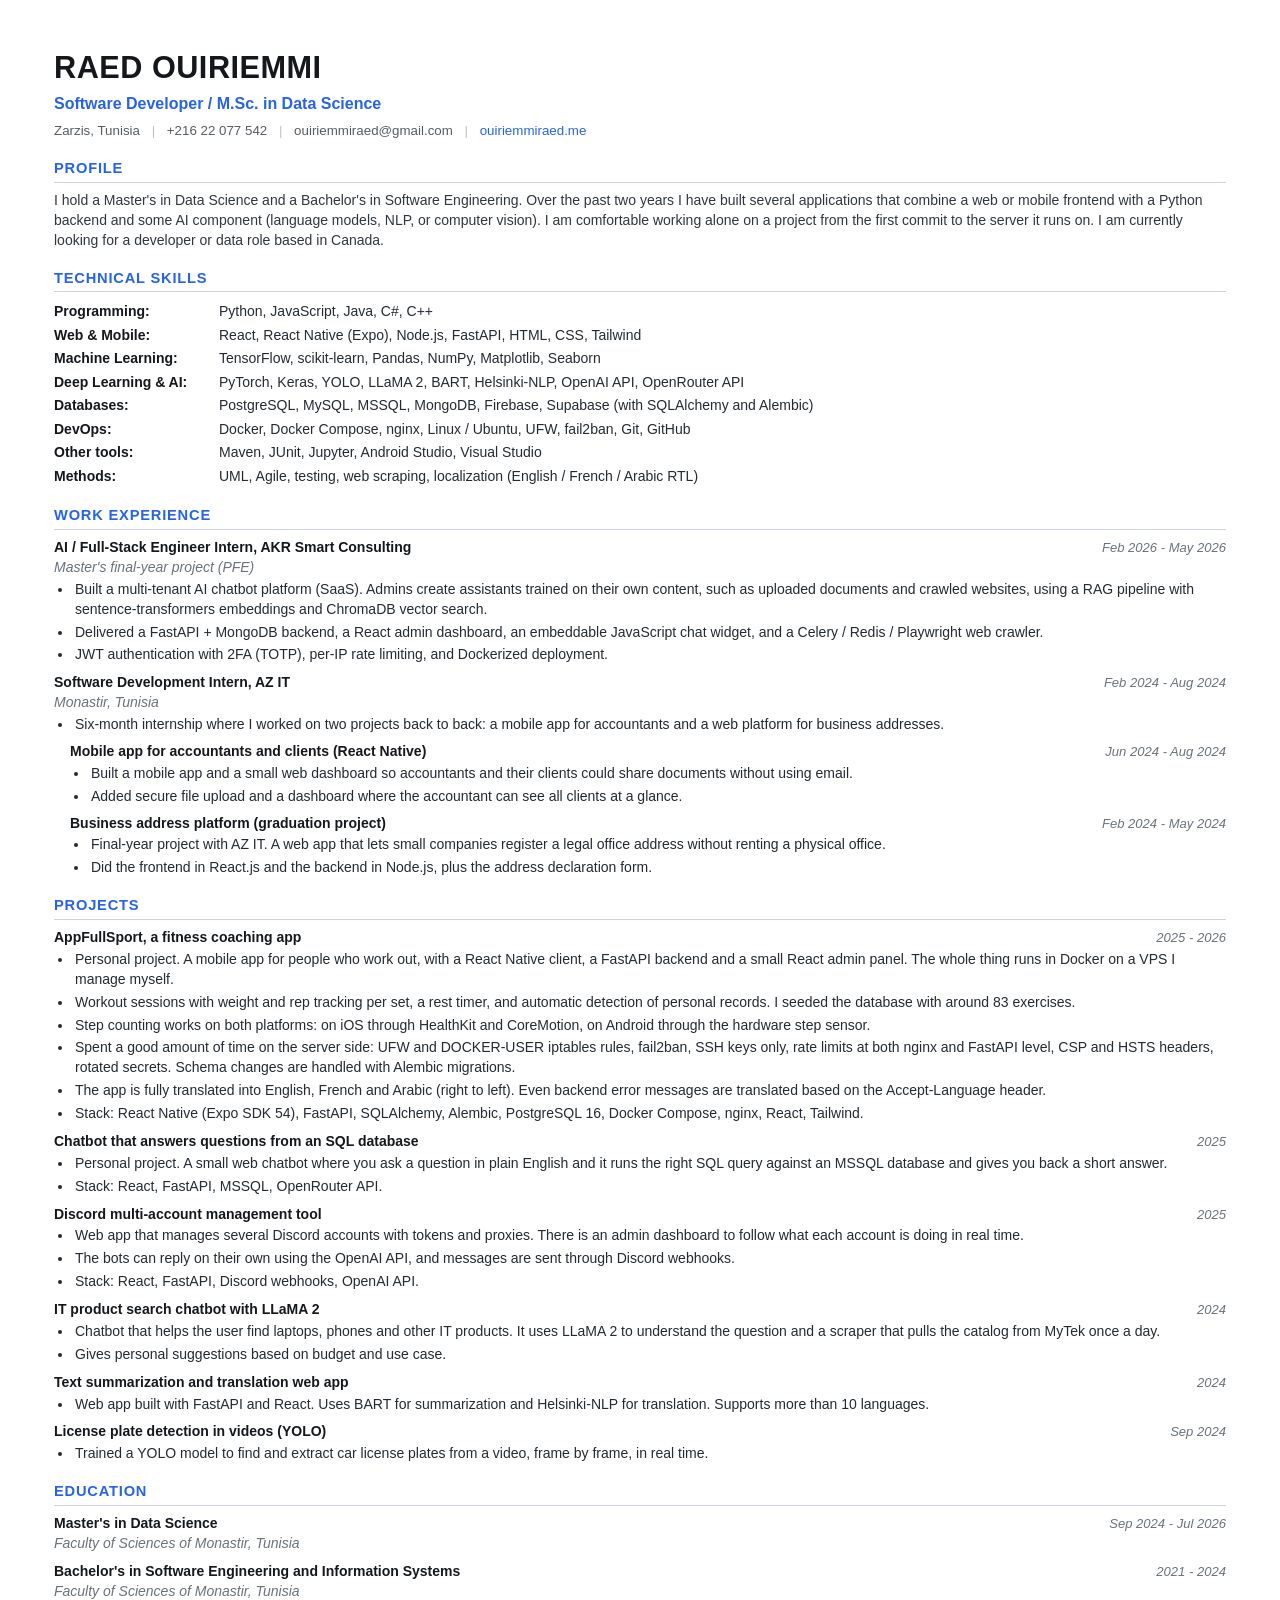
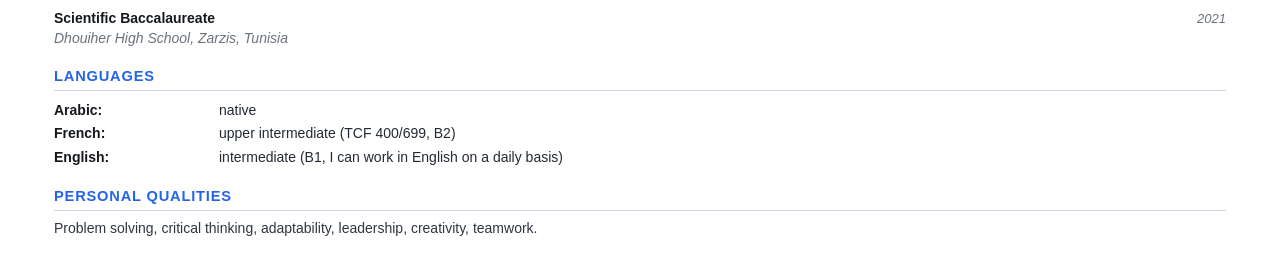
<file: tools/cv/cv_en.html>
<!DOCTYPE html>
<html lang="en">
<head>
<meta charset="utf-8">
<title>Raed Ouiriemmi CV</title>
<style>
  @page { size: Letter; margin: 0; }
  * { margin: 0; padding: 0; box-sizing: border-box; }
  html, body { -webkit-print-color-adjust: exact; print-color-adjust: exact; }
  body { font-family: "Helvetica Neue", Arial, "DejaVu Sans", sans-serif; color: #232a33; font-size: 10.5pt; line-height: 1.42; }
  .page { padding: 46px 54px 40px; }

  .name { font-size: 23pt; font-weight: 700; color: #14181d; letter-spacing: .5px; text-transform: uppercase; }
  .role { font-size: 12pt; font-weight: 700; color: #2563eb; margin-top: 3px; }
  .contact { font-size: 10pt; color: #555c66; margin-top: 7px; }
  .contact .sep { color: #b9c0cb; margin: 0 8px; }
  .contact a { color: #2563eb; text-decoration: none; }

  h2 { font-size: 11pt; font-weight: 700; color: #2563eb; text-transform: uppercase; letter-spacing: .8px;
       border-bottom: 1px solid #cbd3e0; padding-bottom: 3px; margin: 17px 0 8px; }

  p.summary { color: #2f3640; }

  .skills { width: 100%; border-collapse: collapse; }
  .skills td { vertical-align: top; padding: 1.8px 0; }
  .skills td.k { font-weight: 700; color: #14181d; width: 165px; padding-right: 10px; }

  .row { display: flex; justify-content: space-between; align-items: baseline; }
  .title { font-weight: 700; color: #14181d; }
  .date { font-style: italic; color: #6a727c; font-size: 9.8pt; white-space: nowrap; padding-left: 16px; }
  .sub { font-style: italic; color: #6a727c; margin-bottom: 1px; }

  .job { margin-bottom: 8px; }
  .subblock { margin: 5px 0 5px 16px; }

  ul { list-style: disc; margin: 2px 0 7px 19px; }
  ul li { margin-bottom: 3px; padding-left: 2px; }

  .edu .row { margin-top: 8px; }
  .proj { margin-bottom: 8px; }
</style>
</head>
<body>
<div class="page">

  <div class="name">Raed Ouiriemmi</div>
  <div class="role">Software Developer / M.Sc. in Data Science</div>
  <div class="contact">Zarzis, Tunisia <span class="sep">|</span> +216 22 077 542 <span class="sep">|</span> ouiriemmiraed@gmail.com <span class="sep">|</span> <a href="https://ouiriemmiraed.me">ouiriemmiraed.me</a></div>

  <h2>Profile</h2>
  <p class="summary">I hold a Master's in Data Science and a Bachelor's in Software Engineering. Over the past two years I have built several applications that combine a web or mobile frontend with a Python backend and some AI component (language models, NLP, or computer vision). I am comfortable working alone on a project from the first commit to the server it runs on. I am currently looking for a developer or data role based in Canada.</p>

  <h2>Technical Skills</h2>
  <table class="skills">
    <tr><td class="k">Programming:</td><td>Python, JavaScript, Java, C#, C++</td></tr>
    <tr><td class="k">Web &amp; Mobile:</td><td>React, React Native (Expo), Node.js, FastAPI, HTML, CSS, Tailwind</td></tr>
    <tr><td class="k">Machine Learning:</td><td>TensorFlow, scikit-learn, Pandas, NumPy, Matplotlib, Seaborn</td></tr>
    <tr><td class="k">Deep Learning &amp; AI:</td><td>PyTorch, Keras, YOLO, LLaMA 2, BART, Helsinki-NLP, OpenAI API, OpenRouter API</td></tr>
    <tr><td class="k">Databases:</td><td>PostgreSQL, MySQL, MSSQL, MongoDB, Firebase, Supabase (with SQLAlchemy and Alembic)</td></tr>
    <tr><td class="k">DevOps:</td><td>Docker, Docker Compose, nginx, Linux / Ubuntu, UFW, fail2ban, Git, GitHub</td></tr>
    <tr><td class="k">Other tools:</td><td>Maven, JUnit, Jupyter, Android Studio, Visual Studio</td></tr>
    <tr><td class="k">Methods:</td><td>UML, Agile, testing, web scraping, localization (English / French / Arabic RTL)</td></tr>
  </table>

  <h2>Work Experience</h2>

  <div class="job">
    <div class="row"><span class="title">AI / Full-Stack Engineer Intern, AKR Smart Consulting</span><span class="date">Feb 2026 - May 2026</span></div>
    <div class="sub">Master's final-year project (PFE)</div>
    <ul>
      <li>Built a multi-tenant AI chatbot platform (SaaS). Admins create assistants trained on their own content, such as uploaded documents and crawled websites, using a RAG pipeline with sentence-transformers embeddings and ChromaDB vector search.</li>
      <li>Delivered a FastAPI + MongoDB backend, a React admin dashboard, an embeddable JavaScript chat widget, and a Celery / Redis / Playwright web crawler.</li>
      <li>JWT authentication with 2FA (TOTP), per-IP rate limiting, and Dockerized deployment.</li>
    </ul>
  </div>

  <div class="job">
    <div class="row"><span class="title">Software Development Intern, AZ IT</span><span class="date">Feb 2024 - Aug 2024</span></div>
    <div class="sub">Monastir, Tunisia</div>
    <ul>
      <li>Six-month internship where I worked on two projects back to back: a mobile app for accountants and a web platform for business addresses.</li>
    </ul>
    <div class="subblock">
      <div class="row"><span class="title">Mobile app for accountants and clients (React Native)</span><span class="date">Jun 2024 - Aug 2024</span></div>
      <ul>
        <li>Built a mobile app and a small web dashboard so accountants and their clients could share documents without using email.</li>
        <li>Added secure file upload and a dashboard where the accountant can see all clients at a glance.</li>
      </ul>
    </div>
    <div class="subblock">
      <div class="row"><span class="title">Business address platform (graduation project)</span><span class="date">Feb 2024 - May 2024</span></div>
      <ul>
        <li>Final-year project with AZ IT. A web app that lets small companies register a legal office address without renting a physical office.</li>
        <li>Did the frontend in React.js and the backend in Node.js, plus the address declaration form.</li>
      </ul>
    </div>
  </div>

  <h2>Projects</h2>

  <div class="proj">
    <div class="row"><span class="title">AppFullSport, a fitness coaching app</span><span class="date">2025 - 2026</span></div>
    <ul>
      <li>Personal project. A mobile app for people who work out, with a React Native client, a FastAPI backend and a small React admin panel. The whole thing runs in Docker on a VPS I manage myself.</li>
      <li>Workout sessions with weight and rep tracking per set, a rest timer, and automatic detection of personal records. I seeded the database with around 83 exercises.</li>
      <li>Step counting works on both platforms: on iOS through HealthKit and CoreMotion, on Android through the hardware step sensor.</li>
      <li>Spent a good amount of time on the server side: UFW and DOCKER-USER iptables rules, fail2ban, SSH keys only, rate limits at both nginx and FastAPI level, CSP and HSTS headers, rotated secrets. Schema changes are handled with Alembic migrations.</li>
      <li>The app is fully translated into English, French and Arabic (right to left). Even backend error messages are translated based on the Accept-Language header.</li>
      <li>Stack: React Native (Expo SDK 54), FastAPI, SQLAlchemy, Alembic, PostgreSQL 16, Docker Compose, nginx, React, Tailwind.</li>
    </ul>
  </div>

  <div class="proj">
    <div class="row"><span class="title">Chatbot that answers questions from an SQL database</span><span class="date">2025</span></div>
    <ul>
      <li>Personal project. A small web chatbot where you ask a question in plain English and it runs the right SQL query against an MSSQL database and gives you back a short answer.</li>
      <li>Stack: React, FastAPI, MSSQL, OpenRouter API.</li>
    </ul>
  </div>

  <div class="proj">
    <div class="row"><span class="title">Discord multi-account management tool</span><span class="date">2025</span></div>
    <ul>
      <li>Web app that manages several Discord accounts with tokens and proxies. There is an admin dashboard to follow what each account is doing in real time.</li>
      <li>The bots can reply on their own using the OpenAI API, and messages are sent through Discord webhooks.</li>
      <li>Stack: React, FastAPI, Discord webhooks, OpenAI API.</li>
    </ul>
  </div>

  <div class="proj">
    <div class="row"><span class="title">IT product search chatbot with LLaMA 2</span><span class="date">2024</span></div>
    <ul>
      <li>Chatbot that helps the user find laptops, phones and other IT products. It uses LLaMA 2 to understand the question and a scraper that pulls the catalog from MyTek once a day.</li>
      <li>Gives personal suggestions based on budget and use case.</li>
    </ul>
  </div>

  <div class="proj">
    <div class="row"><span class="title">Text summarization and translation web app</span><span class="date">2024</span></div>
    <ul>
      <li>Web app built with FastAPI and React. Uses BART for summarization and Helsinki-NLP for translation. Supports more than 10 languages.</li>
    </ul>
  </div>

  <div class="proj">
    <div class="row"><span class="title">License plate detection in videos (YOLO)</span><span class="date">Sep 2024</span></div>
    <ul>
      <li>Trained a YOLO model to find and extract car license plates from a video, frame by frame, in real time.</li>
    </ul>
  </div>

  <h2>Education</h2>
  <div class="edu">
    <div class="row"><span class="title">Master's in Data Science</span><span class="date">Sep 2024 - Jul 2026</span></div>
    <div class="sub">Faculty of Sciences of Monastir, Tunisia</div>
    <div class="row"><span class="title">Bachelor's in Software Engineering and Information Systems</span><span class="date">2021 - 2024</span></div>
    <div class="sub">Faculty of Sciences of Monastir, Tunisia</div>
    <div class="row"><span class="title">Scientific Baccalaureate</span><span class="date">2021</span></div>
    <div class="sub">Dhouiher High School, Zarzis, Tunisia</div>
  </div>

  <h2>Languages</h2>
  <table class="skills">
    <tr><td class="k">Arabic:</td><td>native</td></tr>
    <tr><td class="k">French:</td><td>upper intermediate (TCF 400/699, B2)</td></tr>
    <tr><td class="k">English:</td><td>intermediate (B1, I can work in English on a daily basis)</td></tr>
  </table>

  <h2>Personal Qualities</h2>
  <p class="summary">Problem solving, critical thinking, adaptability, leadership, creativity, teamwork.</p>

</div>
</body>
</html>
</file>
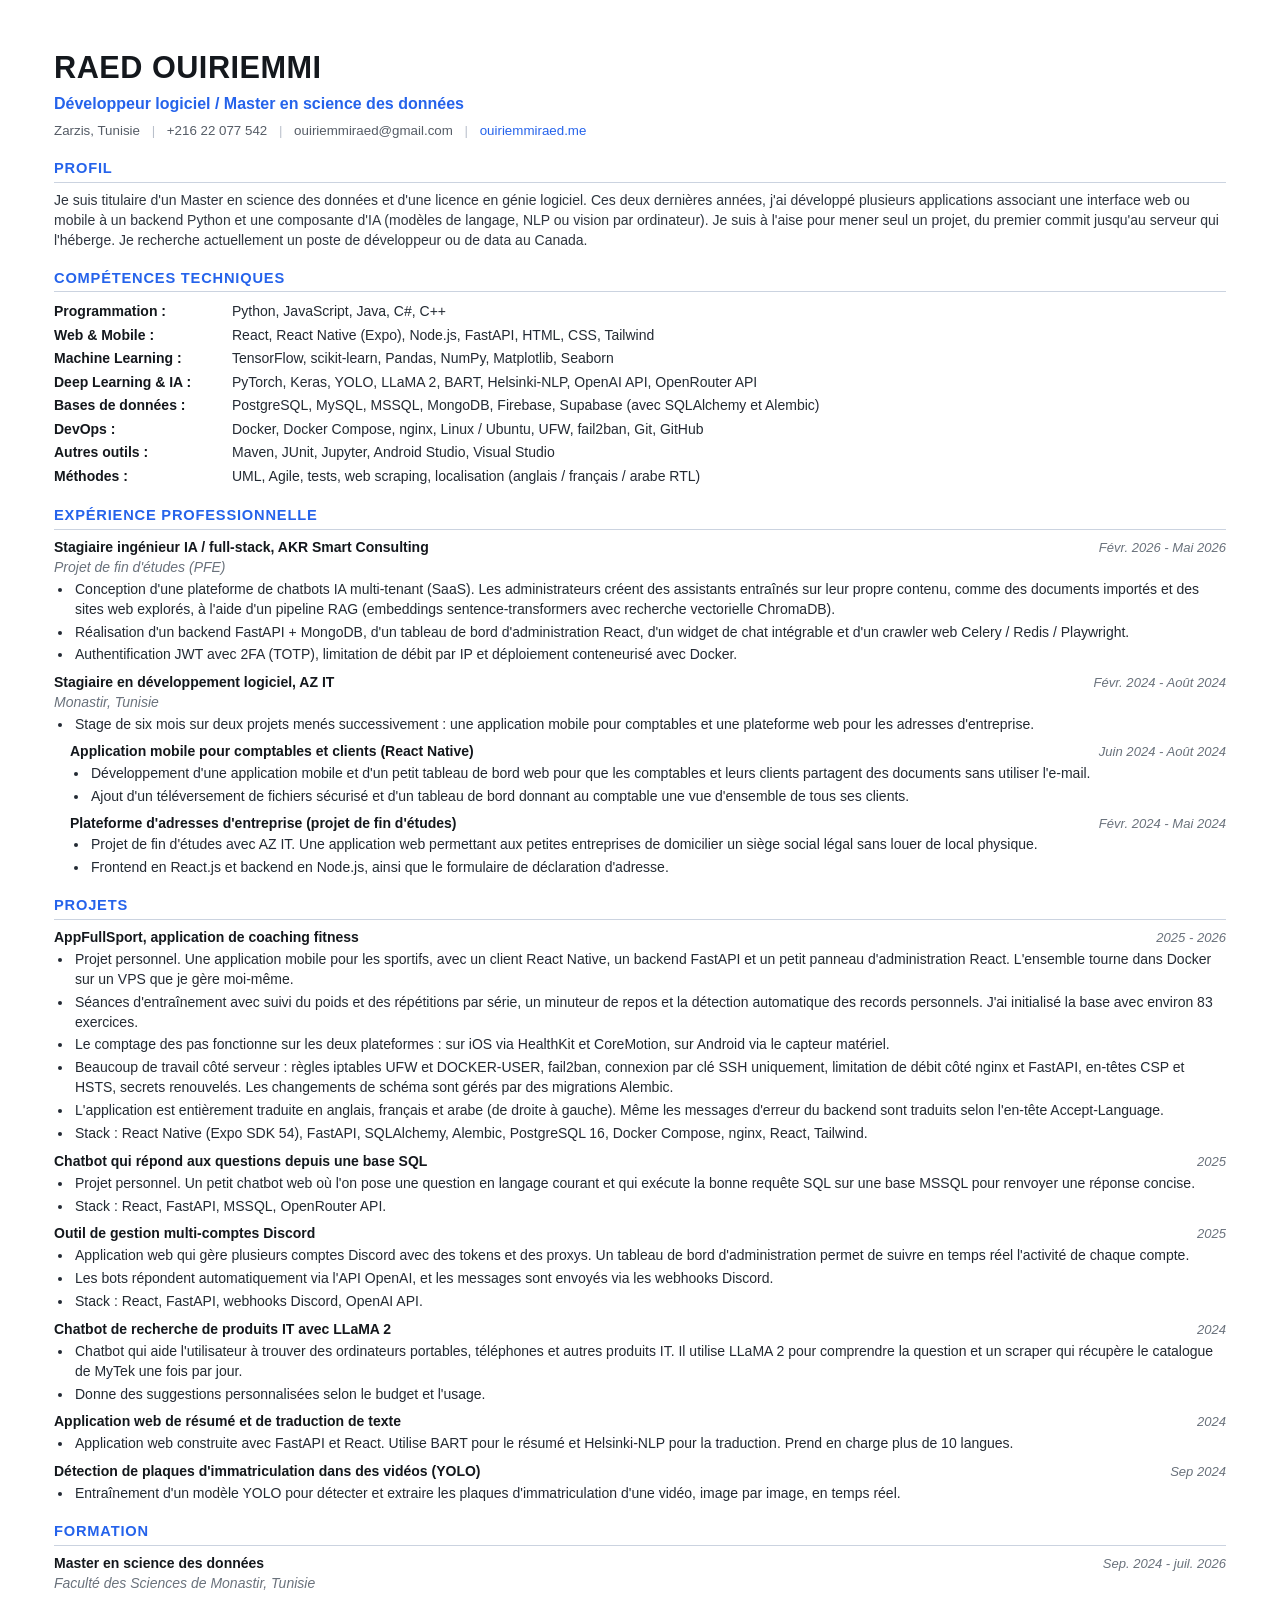
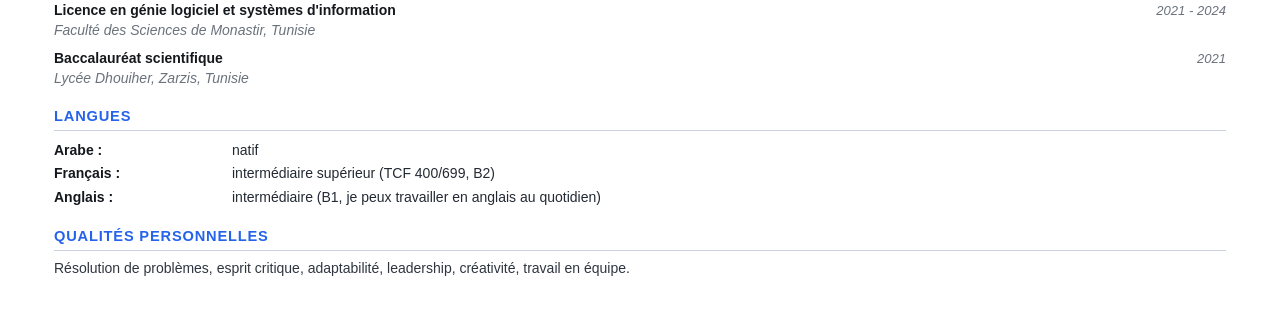
<file: tools/cv/cv_fr.html>
<!DOCTYPE html>
<html lang="fr">
<head>
<meta charset="utf-8">
<title>Raed Ouiriemmi CV</title>
<style>
  @page { size: Letter; margin: 0; }
  * { margin: 0; padding: 0; box-sizing: border-box; }
  html, body { -webkit-print-color-adjust: exact; print-color-adjust: exact; }
  body { font-family: "Helvetica Neue", Arial, "DejaVu Sans", sans-serif; color: #232a33; font-size: 10.5pt; line-height: 1.42; }
  .page { padding: 46px 54px 40px; }
  .name { font-size: 23pt; font-weight: 700; color: #14181d; letter-spacing: .5px; text-transform: uppercase; }
  .role { font-size: 12pt; font-weight: 700; color: #2563eb; margin-top: 3px; }
  .contact { font-size: 10pt; color: #555c66; margin-top: 7px; }
  .contact .sep { color: #b9c0cb; margin: 0 8px; }
  .contact a { color: #2563eb; text-decoration: none; }
  h2 { font-size: 11pt; font-weight: 700; color: #2563eb; text-transform: uppercase; letter-spacing: .8px;
       border-bottom: 1px solid #cbd3e0; padding-bottom: 3px; margin: 17px 0 8px; }
  p.summary { color: #2f3640; }
  .skills { width: 100%; border-collapse: collapse; }
  .skills td { vertical-align: top; padding: 1.8px 0; }
  .skills td.k { font-weight: 700; color: #14181d; width: 178px; padding-right: 10px; }
  .row { display: flex; justify-content: space-between; align-items: baseline; }
  .title { font-weight: 700; color: #14181d; }
  .date { font-style: italic; color: #6a727c; font-size: 9.8pt; white-space: nowrap; padding-left: 16px; }
  .sub { font-style: italic; color: #6a727c; margin-bottom: 1px; }
  .job { margin-bottom: 8px; }
  .subblock { margin: 5px 0 5px 16px; }
  ul { list-style: disc; margin: 2px 0 7px 19px; }
  ul li { margin-bottom: 3px; padding-left: 2px; }
  .edu .row { margin-top: 8px; }
  .proj { margin-bottom: 8px; }
</style>
</head>
<body>
<div class="page">
  <div class="name">Raed Ouiriemmi</div>
  <div class="role">Développeur logiciel / Master en science des données</div>
  <div class="contact">Zarzis, Tunisie <span class="sep">|</span> +216 22 077 542 <span class="sep">|</span> ouiriemmiraed@gmail.com <span class="sep">|</span> <a href="https://ouiriemmiraed.me/fr/">ouiriemmiraed.me</a></div>

  <h2>Profil</h2>
  <p class="summary">Je suis titulaire d'un Master en science des données et d'une licence en génie logiciel. Ces deux dernières années, j'ai développé plusieurs applications associant une interface web ou mobile à un backend Python et une composante d'IA (modèles de langage, NLP ou vision par ordinateur). Je suis à l'aise pour mener seul un projet, du premier commit jusqu'au serveur qui l'héberge. Je recherche actuellement un poste de développeur ou de data au Canada.</p>

  <h2>Compétences techniques</h2>
  <table class="skills">
    <tr><td class="k">Programmation :</td><td>Python, JavaScript, Java, C#, C++</td></tr>
    <tr><td class="k">Web &amp; Mobile :</td><td>React, React Native (Expo), Node.js, FastAPI, HTML, CSS, Tailwind</td></tr>
    <tr><td class="k">Machine Learning :</td><td>TensorFlow, scikit-learn, Pandas, NumPy, Matplotlib, Seaborn</td></tr>
    <tr><td class="k">Deep Learning &amp; IA :</td><td>PyTorch, Keras, YOLO, LLaMA 2, BART, Helsinki-NLP, OpenAI API, OpenRouter API</td></tr>
    <tr><td class="k">Bases de données :</td><td>PostgreSQL, MySQL, MSSQL, MongoDB, Firebase, Supabase (avec SQLAlchemy et Alembic)</td></tr>
    <tr><td class="k">DevOps :</td><td>Docker, Docker Compose, nginx, Linux / Ubuntu, UFW, fail2ban, Git, GitHub</td></tr>
    <tr><td class="k">Autres outils :</td><td>Maven, JUnit, Jupyter, Android Studio, Visual Studio</td></tr>
    <tr><td class="k">Méthodes :</td><td>UML, Agile, tests, web scraping, localisation (anglais / français / arabe RTL)</td></tr>
  </table>

  <h2>Expérience professionnelle</h2>

  <div class="job">
    <div class="row"><span class="title">Stagiaire ingénieur IA / full-stack, AKR Smart Consulting</span><span class="date">Févr. 2026 - Mai 2026</span></div>
    <div class="sub">Projet de fin d'études (PFE)</div>
    <ul>
      <li>Conception d'une plateforme de chatbots IA multi-tenant (SaaS). Les administrateurs créent des assistants entraînés sur leur propre contenu, comme des documents importés et des sites web explorés, à l'aide d'un pipeline RAG (embeddings sentence-transformers avec recherche vectorielle ChromaDB).</li>
      <li>Réalisation d'un backend FastAPI + MongoDB, d'un tableau de bord d'administration React, d'un widget de chat intégrable et d'un crawler web Celery / Redis / Playwright.</li>
      <li>Authentification JWT avec 2FA (TOTP), limitation de débit par IP et déploiement conteneurisé avec Docker.</li>
    </ul>
  </div>

  <div class="job">
    <div class="row"><span class="title">Stagiaire en développement logiciel, AZ IT</span><span class="date">Févr. 2024 - Août 2024</span></div>
    <div class="sub">Monastir, Tunisie</div>
    <ul>
      <li>Stage de six mois sur deux projets menés successivement : une application mobile pour comptables et une plateforme web pour les adresses d'entreprise.</li>
    </ul>
    <div class="subblock">
      <div class="row"><span class="title">Application mobile pour comptables et clients (React Native)</span><span class="date">Juin 2024 - Août 2024</span></div>
      <ul>
        <li>Développement d'une application mobile et d'un petit tableau de bord web pour que les comptables et leurs clients partagent des documents sans utiliser l'e-mail.</li>
        <li>Ajout d'un téléversement de fichiers sécurisé et d'un tableau de bord donnant au comptable une vue d'ensemble de tous ses clients.</li>
      </ul>
    </div>
    <div class="subblock">
      <div class="row"><span class="title">Plateforme d'adresses d'entreprise (projet de fin d'études)</span><span class="date">Févr. 2024 - Mai 2024</span></div>
      <ul>
        <li>Projet de fin d'études avec AZ IT. Une application web permettant aux petites entreprises de domicilier un siège social légal sans louer de local physique.</li>
        <li>Frontend en React.js et backend en Node.js, ainsi que le formulaire de déclaration d'adresse.</li>
      </ul>
    </div>
  </div>

  <h2>Projets</h2>

  <div class="proj">
    <div class="row"><span class="title">AppFullSport, application de coaching fitness</span><span class="date">2025 - 2026</span></div>
    <ul>
      <li>Projet personnel. Une application mobile pour les sportifs, avec un client React Native, un backend FastAPI et un petit panneau d'administration React. L'ensemble tourne dans Docker sur un VPS que je gère moi-même.</li>
      <li>Séances d'entraînement avec suivi du poids et des répétitions par série, un minuteur de repos et la détection automatique des records personnels. J'ai initialisé la base avec environ 83 exercices.</li>
      <li>Le comptage des pas fonctionne sur les deux plateformes : sur iOS via HealthKit et CoreMotion, sur Android via le capteur matériel.</li>
      <li>Beaucoup de travail côté serveur : règles iptables UFW et DOCKER-USER, fail2ban, connexion par clé SSH uniquement, limitation de débit côté nginx et FastAPI, en-têtes CSP et HSTS, secrets renouvelés. Les changements de schéma sont gérés par des migrations Alembic.</li>
      <li>L'application est entièrement traduite en anglais, français et arabe (de droite à gauche). Même les messages d'erreur du backend sont traduits selon l'en-tête Accept-Language.</li>
      <li>Stack : React Native (Expo SDK 54), FastAPI, SQLAlchemy, Alembic, PostgreSQL 16, Docker Compose, nginx, React, Tailwind.</li>
    </ul>
  </div>

  <div class="proj">
    <div class="row"><span class="title">Chatbot qui répond aux questions depuis une base SQL</span><span class="date">2025</span></div>
    <ul>
      <li>Projet personnel. Un petit chatbot web où l'on pose une question en langage courant et qui exécute la bonne requête SQL sur une base MSSQL pour renvoyer une réponse concise.</li>
      <li>Stack : React, FastAPI, MSSQL, OpenRouter API.</li>
    </ul>
  </div>

  <div class="proj">
    <div class="row"><span class="title">Outil de gestion multi-comptes Discord</span><span class="date">2025</span></div>
    <ul>
      <li>Application web qui gère plusieurs comptes Discord avec des tokens et des proxys. Un tableau de bord d'administration permet de suivre en temps réel l'activité de chaque compte.</li>
      <li>Les bots répondent automatiquement via l'API OpenAI, et les messages sont envoyés via les webhooks Discord.</li>
      <li>Stack : React, FastAPI, webhooks Discord, OpenAI API.</li>
    </ul>
  </div>

  <div class="proj">
    <div class="row"><span class="title">Chatbot de recherche de produits IT avec LLaMA 2</span><span class="date">2024</span></div>
    <ul>
      <li>Chatbot qui aide l'utilisateur à trouver des ordinateurs portables, téléphones et autres produits IT. Il utilise LLaMA 2 pour comprendre la question et un scraper qui récupère le catalogue de MyTek une fois par jour.</li>
      <li>Donne des suggestions personnalisées selon le budget et l'usage.</li>
    </ul>
  </div>

  <div class="proj">
    <div class="row"><span class="title">Application web de résumé et de traduction de texte</span><span class="date">2024</span></div>
    <ul>
      <li>Application web construite avec FastAPI et React. Utilise BART pour le résumé et Helsinki-NLP pour la traduction. Prend en charge plus de 10 langues.</li>
    </ul>
  </div>

  <div class="proj">
    <div class="row"><span class="title">Détection de plaques d'immatriculation dans des vidéos (YOLO)</span><span class="date">Sep 2024</span></div>
    <ul>
      <li>Entraînement d'un modèle YOLO pour détecter et extraire les plaques d'immatriculation d'une vidéo, image par image, en temps réel.</li>
    </ul>
  </div>

  <h2>Formation</h2>
  <div class="edu">
    <div class="row"><span class="title">Master en science des données</span><span class="date">Sep. 2024 - juil. 2026</span></div>
    <div class="sub">Faculté des Sciences de Monastir, Tunisie</div>
    <div class="row"><span class="title">Licence en génie logiciel et systèmes d'information</span><span class="date">2021 - 2024</span></div>
    <div class="sub">Faculté des Sciences de Monastir, Tunisie</div>
    <div class="row"><span class="title">Baccalauréat scientifique</span><span class="date">2021</span></div>
    <div class="sub">Lycée Dhouiher, Zarzis, Tunisie</div>
  </div>

  <h2>Langues</h2>
  <table class="skills">
    <tr><td class="k">Arabe :</td><td>natif</td></tr>
    <tr><td class="k">Français :</td><td>intermédiaire supérieur (TCF 400/699, B2)</td></tr>
    <tr><td class="k">Anglais :</td><td>intermédiaire (B1, je peux travailler en anglais au quotidien)</td></tr>
  </table>

  <h2>Qualités personnelles</h2>
  <p class="summary">Résolution de problèmes, esprit critique, adaptabilité, leadership, créativité, travail en équipe.</p>

</div>
</body>
</html>
</file>
<file: style.css>
/* ===================================================================
   Raed Ouiriemmi — portfolio
   Senior-designer pass: spotlight cards, tilt, aurora, grain, marquee.
   =================================================================== */

/* ===== Theme tokens ===== */
:root {
  --bg: #060912;
  --bg-soft: #0c1322;
  --card: #0e1626;
  --card-hover: #131e33;
  --border: #1d2740;
  --border-soft: #161f33;
  --text: #eaeff8;
  --muted: #93a0bd;
  --accent: #5b8cff;
  --accent-2: #9b73ff;
  --ok: #34d399;
  --grad: linear-gradient(120deg, var(--accent), var(--accent-2));
  --grad-soft: linear-gradient(120deg, rgba(91,140,255,.15), rgba(160,107,255,.15));
  --shadow: 0 24px 60px -24px rgba(0, 0, 0, .7);
  --shadow-glow: 0 20px 50px -20px rgba(91, 140, 255, .45);
  --radius: 18px;
  --radius-sm: 11px;
  --maxw: 1120px;
  --ease: cubic-bezier(.22, 1, .36, 1);
}

* { margin: 0; padding: 0; box-sizing: border-box; }
::selection { background: color-mix(in srgb, var(--accent) 45%, transparent); color: #fff; }
/* overflow-x on BOTH html and body: iOS Safari can pan horizontally when only
   body clips (transient ±48px reveal transforms, RTL flips). `clip` upgrades
   `hidden` where supported — it forbids scrolling instead of creating a
   scrollable-but-hidden box. */
html {
  scroll-behavior: smooth; scroll-padding-top: 96px;
  overflow-x: hidden; overflow-x: clip;
}
body {
  font-family: "Inter", system-ui, -apple-system, sans-serif;
  background: var(--bg);
  color: var(--text);
  line-height: 1.65;
  overflow-x: hidden; overflow-x: clip;
  -webkit-font-smoothing: antialiased;
  transition: background .5s var(--ease), color .5s var(--ease);
}
h1, h2, h3 { font-family: "Space Grotesk", "Inter", sans-serif; line-height: 1.12; }
a { color: inherit; text-decoration: none; }
img { max-width: 100%; display: block; }

/* ===== Scroll progress ===== */
.scroll-progress {
  position: fixed; top: 0; left: 0; height: 3px; width: 100%;
  /* JS drives scaleX (compositor-only) — animating width forces a layout
     on every scroll frame */
  transform: scaleX(0); transform-origin: 0 50%; will-change: transform;
  background: var(--grad); z-index: 100; border-radius: 0 3px 3px 0;
  box-shadow: 0 0 14px rgba(91, 140, 255, .6);
}

/* ===== Film grain ===== */
.grain {
  position: fixed; inset: -50%; z-index: 90; pointer-events: none;
  opacity: .04; mix-blend-mode: overlay;
  background-image: url("data:image/svg+xml,%3Csvg xmlns='http://www.w3.org/2000/svg' width='180' height='180'%3E%3Cfilter id='n'%3E%3CfeTurbulence type='fractalNoise' baseFrequency='0.85' numOctaves='2' stitchTiles='stitch'/%3E%3C/filter%3E%3Crect width='100%25' height='100%25' filter='url(%23n)'/%3E%3C/svg%3E");
}

/* ===== Cursor glow (desktop) ===== */
.cursor-glow {
  position: fixed; top: 0; left: 0; z-index: 0; pointer-events: none;
  width: 460px; height: 460px; margin: -230px 0 0 -230px; border-radius: 50%;
  background: radial-gradient(circle, rgba(91,140,255,.16), transparent 62%);
  filter: blur(8px); opacity: 0; transition: opacity .4s var(--ease);
  will-change: transform;
}
body.has-cursor .cursor-glow { opacity: 1; }

/* ===== Background decoration ===== */
.bg-grid {
  position: fixed; inset: 0; z-index: -2;
  background-image:
    linear-gradient(var(--border-soft) 1px, transparent 1px),
    linear-gradient(90deg, var(--border-soft) 1px, transparent 1px);
  background-size: 58px 58px;
  opacity: .6;
  mask-image: radial-gradient(ellipse 85% 60% at 50% -5%, #000 25%, transparent 72%);
  -webkit-mask-image: radial-gradient(ellipse 85% 60% at 50% -5%, #000 25%, transparent 72%);
}
.aurora { position: fixed; inset: 0; z-index: -1; overflow: hidden; pointer-events: none; }
.aurora span {
  position: absolute; border-radius: 50%; filter: blur(70px); opacity: .55;
  will-change: transform;
}
.aurora .a1 { width: 540px; height: 540px; top: -180px; left: 8%;  background: radial-gradient(circle, rgba(91,140,255,.55), transparent 60%); animation: drift1 22s var(--ease) infinite; }
.aurora .a2 { width: 460px; height: 460px; top: -120px; right: 6%; background: radial-gradient(circle, rgba(160,107,255,.45), transparent 60%); animation: drift2 27s var(--ease) infinite; }
.aurora .a3 { width: 420px; height: 420px; top: 36%;  left: 42%; background: radial-gradient(circle, rgba(160,107,255,.26), transparent 60%); animation: drift3 32s var(--ease) infinite; }
@keyframes drift1 { 0%,100% { transform: translate(0,0) scale(1); } 50% { transform: translate(60px,40px) scale(1.12); } }
@keyframes drift2 { 0%,100% { transform: translate(0,0) scale(1); } 50% { transform: translate(-50px,50px) scale(1.08); } }
@keyframes drift3 { 0%,100% { transform: translate(0,0) scale(1); } 50% { transform: translate(40px,-30px) scale(1.15); } }

/* ===== Navbar ===== */
.nav {
  position: fixed; top: 0; left: 0; right: 0; z-index: 60;
  display: flex; align-items: center; justify-content: space-between;
  padding: 18px clamp(20px, 5vw, 52px);
  backdrop-filter: blur(14px); -webkit-backdrop-filter: blur(14px);
  background: color-mix(in srgb, var(--bg) 64%, transparent);
  border-bottom: 1px solid transparent;
  transition: border-color .3s, padding .3s, background .3s;
}
.nav.scrolled { border-bottom-color: var(--border); padding-top: 13px; padding-bottom: 13px; }
.nav__logo { font-family: "Space Grotesk"; font-weight: 700; font-size: 1.4rem; letter-spacing: .5px; }
.nav__logo span { color: var(--accent); }
.nav__links { display: flex; gap: 30px; }
.nav__links a { color: var(--muted); font-size: .9rem; font-weight: 500; position: relative; transition: color .2s; }
.nav__links a:hover, .nav__links a.active { color: var(--text); }
.nav__links a::after {
  content: ""; position: absolute; left: 0; bottom: -6px; height: 2px; width: 0;
  background: var(--grad); border-radius: 2px; transition: width .28s var(--ease);
}
.nav__links a:hover::after, .nav__links a.active::after { width: 100%; }
.nav__actions { display: flex; align-items: center; gap: 8px; }

.icon-btn {
  display: grid; place-items: center;
  width: 42px; height: 42px; border-radius: 11px;
  background: var(--card); border: 1px solid var(--border); color: var(--text);
  cursor: pointer; transition: background .2s, transform .2s, border-color .2s;
}
.icon-btn:hover { background: var(--card-hover); transform: translateY(-2px); border-color: var(--accent); }
.menu-btn { display: none; }

/* ===== Buttons ===== */
.btn {
  display: inline-flex; align-items: center; gap: 8px;
  padding: 13px 24px; border-radius: 13px; font-weight: 600; font-size: .9rem;
  cursor: pointer; border: 1px solid transparent; position: relative;
  transition: transform .25s var(--ease), box-shadow .25s, background .2s, border-color .2s;
  will-change: transform;
}
.btn--primary { background: var(--grad); color: #fff; box-shadow: 0 10px 28px -10px rgba(91,140,255,.65); background-size: 160% 160%; }
.btn--primary:hover { box-shadow: 0 18px 38px -10px rgba(91,140,255,.8); }
.btn--ghost { background: var(--card); border-color: var(--border); color: var(--text); }
.btn--ghost:hover { background: var(--card-hover); border-color: var(--accent); transform: translateY(-3px); }
.btn--lg { padding: 17px 34px; font-size: 1rem; }

/* ===== Spotlight (shared) ===== */
.spot { position: relative; isolation: isolate; }
.spot::before {
  content: ""; position: absolute; inset: 0; border-radius: inherit; z-index: -1;
  background: radial-gradient(220px circle at var(--mx, 50%) var(--my, 0%),
              color-mix(in srgb, var(--accent) 20%, transparent), transparent 60%);
  opacity: 0; transition: opacity .35s var(--ease); pointer-events: none;
}
.spot:hover::before { opacity: 1; }

/* ===== Hero ===== */
.hero {
  min-height: 100vh; min-height: 100svh; display: flex; flex-direction: column; align-items: center; justify-content: center;
  text-align: center; padding: 120px clamp(20px, 5vw, 48px) 70px; position: relative;
}
.hero__inner { max-width: 800px; }

.badge {
  display: inline-flex; align-items: center; gap: 9px;
  padding: 7px 15px; border-radius: 100px; margin-bottom: 26px;
  background: color-mix(in srgb, var(--ok) 12%, var(--card));
  border: 1px solid color-mix(in srgb, var(--ok) 35%, var(--border));
  font-size: .8rem; font-weight: 500; color: var(--text); letter-spacing: .2px;
}
.badge__dot { width: 8px; height: 8px; border-radius: 50%; background: var(--ok); position: relative; }
.badge__dot::after {
  content: ""; position: absolute; inset: 0; border-radius: 50%; background: var(--ok);
  animation: ping 1.8s var(--ease) infinite;
}
@keyframes ping { 0% { transform: scale(1); opacity: .7; } 70%,100% { transform: scale(2.6); opacity: 0; } }

.hero__avatar {
  position: relative; width: 150px; height: 150px; margin: 0 auto 30px;
  border-radius: 50%; padding: 4px; background: var(--grad);
  box-shadow: 0 18px 50px -12px rgba(91, 140, 255, .55);
  animation: floaty 6s ease-in-out infinite;
}
.hero__avatar::before {
  content: ""; position: absolute; inset: -3px; border-radius: 50%; z-index: -1;
  background: conic-gradient(from 0deg, var(--accent), var(--accent-2), var(--accent));
  filter: blur(9px); opacity: .55; animation: spin 7s linear infinite;
}
.hero__avatar img,
.hero__avatar-fallback {
  width: 100%; height: 100%; border-radius: 50%; object-fit: cover;
  object-position: 50% 38%;
  border: 4px solid var(--bg); display: block;
}
.hero__avatar img { position: relative; z-index: 1; }
.hero__avatar-fallback {
  position: absolute; inset: 4px; z-index: 0;
  display: grid; place-items: center; background: var(--bg-soft);
  font-family: "Space Grotesk"; font-size: 3rem; font-weight: 700;
  background-image: var(--grad); -webkit-background-clip: text; background-clip: text;
  -webkit-text-fill-color: transparent; color: transparent;
}
@keyframes floaty { 0%, 100% { transform: translateY(0); } 50% { transform: translateY(-9px); } }
@keyframes spin { to { transform: rotate(360deg); } }

.hero__hi { color: var(--accent); font-weight: 600; letter-spacing: 1.5px; margin-bottom: 10px; text-transform: uppercase; font-size: .9rem; }
.hero__name {
  font-size: clamp(2.8rem, 9vw, 5.4rem); font-weight: 700; letter-spacing: -2px;
  background: linear-gradient(115deg, var(--text) 30%, var(--accent) 55%, var(--text) 78%);
  background-size: 220% 100%; -webkit-background-clip: text; background-clip: text;
  -webkit-text-fill-color: transparent; color: transparent;
  animation: shimmer 6s linear infinite;
}
@keyframes shimmer { to { background-position: -220% 0; } }
.hero__role { font-size: clamp(1.15rem, 3.6vw, 2rem); font-weight: 600; color: var(--muted); margin-top: 12px; }
.grad { background: var(--grad); -webkit-background-clip: text; background-clip: text; color: transparent; }
.hero__tag { color: var(--muted); font-size: clamp(1rem, 2.4vw, 1.14rem); margin: 24px auto 0; max-width: 620px; }
.hero__cta { display: flex; flex-wrap: wrap; gap: 14px; justify-content: center; margin-top: 36px; }
.hero__socials { display: flex; gap: 18px; justify-content: center; margin-top: 32px; color: var(--muted); }
.hero__socials a {
  display: grid; place-items: center; width: 44px; height: 44px; border-radius: 12px;
  border: 1px solid transparent; transition: color .2s, transform .25s var(--ease), border-color .2s, background .2s;
}
.hero__socials a:hover { color: var(--accent); transform: translateY(-4px); border-color: var(--border); background: var(--card); }

.hero__scroll {
  position: absolute; bottom: 30px; left: 50%; transform: translateX(-50%);
  width: 26px; height: 42px; border: 2px solid var(--muted); border-radius: 14px; opacity: .55;
}
.hero__scroll span {
  position: absolute; top: 8px; left: 50%; transform: translateX(-50%);
  width: 4px; height: 8px; border-radius: 2px; background: var(--accent);
  animation: scrolldot 1.6s infinite;
}
@keyframes scrolldot { 0% { opacity: 0; top: 8px; } 40% { opacity: 1; } 80% { opacity: 0; top: 22px; } 100% { opacity: 0; } }

/* ===== Marquee ===== */
.marquee {
  position: relative; overflow: hidden; padding: 20px 0; margin: 2px 0 16px;
  border-top: 1px solid var(--border-soft); border-bottom: 1px solid var(--border-soft);
  background: color-mix(in srgb, var(--bg-soft) 50%, transparent);
  mask-image: linear-gradient(90deg, transparent, #000 12%, #000 88%, transparent);
  -webkit-mask-image: linear-gradient(90deg, transparent, #000 12%, #000 88%, transparent);
}
.marquee__track { display: flex; gap: 0; width: max-content; animation: scrollx 32s linear infinite; }
.marquee:hover .marquee__track { animation-play-state: paused; }
.marquee__track span {
  display: inline-flex; align-items: center; gap: 10px; padding: 0 30px;
  font-family: "Space Grotesk"; font-weight: 600; font-size: 1rem; color: var(--muted);
  white-space: nowrap;
}
.marquee__track span::before { content: "✦"; color: var(--accent); font-size: .8rem; }
@keyframes scrollx { to { transform: translateX(-50%); } }

/* ===== Sections ===== */
.section { max-width: var(--maxw); margin: 0 auto; padding: 82px clamp(20px, 5vw, 48px); position: relative; }
.section__head { position: relative; display: flex; align-items: baseline; gap: 14px; margin-bottom: 46px; }
.section__num { font-family: "Space Grotesk"; color: var(--accent); font-weight: 600; font-size: 1rem; }
.section__title { font-size: clamp(1.8rem, 5vw, 2.6rem); font-weight: 700; letter-spacing: -.5px; }
.section__ghost {
  position: absolute; right: 0; top: 50%; transform: translateY(-58%);
  font-family: "Space Grotesk"; font-weight: 700; font-size: clamp(3.5rem, 12vw, 7rem);
  line-height: 1; color: transparent; -webkit-text-stroke: 1px var(--border);
  opacity: .32; pointer-events: none; user-select: none; z-index: -1;
}

/* ===== About ===== */
.about { display: grid; grid-template-columns: 1.4fr 1fr; gap: 44px; align-items: start; }
.about__text p { color: var(--muted); margin-bottom: 16px; }
.about__text strong { color: var(--text); }
.about__facts { display: flex; flex-direction: column; gap: 11px; margin-top: 24px; }
.fact { display: flex; align-items: center; gap: 11px; font-size: .9rem; color: var(--muted); }
.fact__k { font-size: 1.15rem; }
.about__stats { display: grid; grid-template-columns: 1fr 1fr; gap: 16px; }
.stat {
  background: var(--card); border: 1px solid var(--border); border-radius: var(--radius);
  padding: 24px 18px; text-align: center; transition: transform .3s var(--ease), border-color .3s, box-shadow .3s;
}
.stat:hover { transform: translateY(-5px); border-color: var(--accent); box-shadow: var(--shadow); }
.stat__n { display: block; font-family: "Space Grotesk"; font-size: 2.4rem; font-weight: 700; background: var(--grad); -webkit-background-clip: text; background-clip: text; color: transparent; }
.stat__l { color: var(--muted); font-size: .9rem; }

/* ===== Skills ===== */
.skills { display: grid; grid-template-columns: repeat(auto-fit, minmax(290px, 1fr)); gap: 18px; }
.skill-card {
  background: var(--card); border: 1px solid var(--border); border-radius: var(--radius);
  padding: 26px; transition: transform .3s var(--ease), border-color .3s, box-shadow .3s;
}
.skill-card:hover { transform: translateY(-6px); border-color: var(--accent); box-shadow: var(--shadow); }
.skill-card h3 { font-size: 1.15rem; margin-bottom: 16px; display: flex; align-items: center; gap: 9px; }
.skill-card h3::before { content: ""; width: 18px; height: 3px; border-radius: 3px; background: var(--grad); }
.tags { display: flex; flex-wrap: wrap; gap: 8px; }
.tags span {
  background: var(--bg-soft); border: 1px solid var(--border); color: var(--muted);
  font-size: .8rem; padding: 6px 12px; border-radius: 9px; transition: color .2s, border-color .2s, transform .2s;
}
.skill-card:hover .tags span, .project:hover .tags span { color: var(--text); }
.tags span:hover { border-color: var(--accent); transform: translateY(-2px); }

/* ===== Projects ===== */
.projects { display: grid; grid-template-columns: repeat(auto-fit, minmax(320px, 1fr)); gap: 20px; }
.project {
  background: var(--card); border: 1px solid var(--border); border-radius: var(--radius);
  padding: 28px; display: flex; flex-direction: column;
  transition: transform .25s var(--ease), border-color .3s, box-shadow .3s;
  position: relative; overflow: hidden; transform-style: preserve-3d;
}
.project::after {
  content: ""; position: absolute; inset: 0 0 auto 0; height: 3px; background: var(--grad);
  transform: scaleX(0); transform-origin: left; transition: transform .35s var(--ease);
}
.project:hover { border-color: var(--accent); box-shadow: var(--shadow-glow); }
.project:hover::after { transform: scaleX(1); }
.project__media {
  margin: -28px -28px 22px; aspect-ratio: 2 / 1; overflow: hidden;
  background: var(--bg-soft); border-bottom: 1px solid var(--border);
}
.project__media img {
  width: 100%; height: 100%; object-fit: cover; display: block;
  transition: transform .45s var(--ease);
}
.project:hover .project__media img { transform: scale(1.05); }
.project__year { font-size: .8rem; color: var(--accent); font-weight: 600; background: var(--bg-soft); padding: 5px 11px; border-radius: 20px; border: 1px solid var(--border); }
.project h3 { font-size: 1.15rem; margin-bottom: 10px; }
.project p { color: var(--muted); font-size: .9rem; margin-bottom: 18px; flex: 1; }
.project .tags { margin-top: auto; }

/* ===== Timeline ===== */
.timeline { position: relative; padding-left: 30px; }
.timeline::before { content: ""; position: absolute; left: 6px; top: 8px; bottom: 8px; width: 2px; background: linear-gradient(var(--accent), var(--accent-2), transparent); }
.tl-item { position: relative; padding-bottom: 38px; }
.tl-item:last-child { padding-bottom: 0; }
.tl-dot { position: absolute; left: -30px; top: 5px; width: 14px; height: 14px; border-radius: 50%; background: var(--grad); box-shadow: 0 0 0 4px var(--bg), 0 0 14px rgba(91,140,255,.6); }
.tl-date { font-size: .8rem; color: var(--accent); font-weight: 600; }
.tl-item h3 { font-size: 1.15rem; margin: 5px 0; }
.tl-sub { color: var(--muted); font-size: .9rem; margin-bottom: 8px; }
.tl-item p:not(.tl-sub) { color: var(--muted); font-size: .9rem; }
.tl-item strong { color: var(--text); }

/* ===== Contact ===== */
.section--contact { text-align: center; }
.contact {
  max-width: 720px; margin: 0 auto; padding: clamp(36px, 6vw, 64px) clamp(24px, 5vw, 56px);
  background: var(--card); border: 1px solid var(--border); border-radius: 26px;
  position: relative; overflow: hidden; box-shadow: var(--shadow);
}
.contact::before {
  content: ""; position: absolute; inset: 0; z-index: 0;
  background: radial-gradient(ellipse 70% 80% at 50% -20%, color-mix(in srgb, var(--accent) 16%, transparent), transparent 70%);
  pointer-events: none;
}
.contact > * { position: relative; z-index: 1; }
.contact__title { font-size: clamp(1.9rem, 6vw, 3rem); margin: 10px 0 16px; }
.contact__text { color: var(--muted); margin-bottom: 30px; }
.contact__alt { display: flex; gap: 14px; justify-content: center; align-items: center; margin-top: 24px; color: var(--muted); font-size: .9rem; flex-wrap: wrap; }
.contact__alt a { color: var(--muted); transition: color .2s; }
.contact__alt a:hover { color: var(--accent); }

/* ===== Footer ===== */
.footer { text-align: center; padding: 44px 20px; color: var(--muted); font-size: .9rem; border-top: 1px solid var(--border); margin-top: 40px; }
.footer a { color: var(--accent); }
.footer__langs { margin-top: 10px; font-size: .85rem; }
.footer__langs a { color: var(--muted); text-decoration: none; }
.footer__langs a:hover { color: var(--accent); }

/* ===== Scroll story — entrances & scroll-linked motion =====
   Gated on html.fx (set by JS only when motion is allowed), so content is
   always visible for no-JS visitors, crawlers and reduced-motion users. */
:root { --flip: 1; --spring: cubic-bezier(.34, 1.56, .64, 1); }
[dir="rtl"] { --flip: -1; }

/* Hidden state carries NO transition (so applying it never animates);
   the entrance transition lives on .in only. Entrances are true 3D:
   perspective() is baked into the transform so no parent setup is needed. */
.fx .reveal {
  opacity: 0;
  transform: perspective(1000px) translateY(42px) rotateX(9deg) scale(.985);
  transform-origin: 50% 100%;
  filter: blur(6px);
  transition: none;
  will-change: opacity, transform, filter;
}
.fx .reveal--side {
  transform: perspective(1000px) translateX(calc(var(--flip) * -48px)) rotateY(calc(var(--flip) * 8deg));
  transform-origin: 50% 50%;
}
.fx .reveal--zoom { transform: perspective(1000px) translateY(26px) rotateX(8deg) scale(.93); }
.fx .reveal.in {
  opacity: 1; transform: none; filter: none;
  transition: opacity .9s var(--ease), transform .9s var(--ease), filter .9s var(--ease);
}

/* Chips cascade in after their card lands (--d = card stagger, --i = chip index) */
.fx .reveal .tags span { opacity: 0; transform: translateY(10px) scale(.9); transition: none; }
.fx .reveal.in .tags span {
  opacity: 1; transform: none;
  transition: opacity .5s var(--ease), transform .5s var(--spring);
  transition-delay: calc(var(--d, 0s) + .18s + var(--i, 0) * 32ms);
}

/* Timeline: the line inks in with scroll, dots pop as items land */
.fx .timeline::before { transform: scaleY(var(--tlp, 0)); transform-origin: top; }
.fx .tl-item.reveal .tl-dot { transform: scale(0); opacity: 0; }
.fx .tl-item.reveal.in .tl-dot {
  transform: none; opacity: 1;
  transition: transform .55s var(--spring) calc(var(--d, 0s) + .15s),
              opacity .25s ease calc(var(--d, 0s) + .15s);
}

/* Section titles: gradient bar sweeps in under the heading */
.section__title::after {
  content: ""; position: absolute; inset-inline-start: 2px; bottom: -10px;
  width: 58px; height: 4px; border-radius: 4px; background: var(--grad);
  transform-origin: left; transition: transform .7s var(--ease) .3s;
}
[dir="rtl"] .section__title::after { transform-origin: right; }
.fx .section__head.reveal:not(.in) .section__title::after { transform: scaleX(0); transition: none; }

/* Project covers drift against their cards while scrolling (desktop depth);
   while a card tilts, --rx/--ry add pointer parallax (deep layer moves
   AGAINST the pointer, like looking through a window). */
@media (hover: hover) {
  .fx .project__media img {
    transform: translate(calc(var(--ry, 0) * -1.6px), calc(var(--py, 0px) + var(--rx, 0) * 1.3px)) scale(1.1);
  }
  .fx .project:hover .project__media img {
    transform: translate(calc(var(--ry, 0) * -1.6px), calc(var(--py, 0px) + var(--rx, 0) * 1.3px)) scale(1.16);
  }
}

/* ===== Responsive ===== */
@media (max-width: 860px) {
  .about { grid-template-columns: 1fr; }
  .section__ghost { display: none; }
}
@media (max-width: 680px) {
  .nav__links {
    position: fixed; top: 72px; right: 16px; left: 16px;
    flex-direction: column; gap: 4px; padding: 14px;
    background: var(--card); border: 1px solid var(--border); border-radius: var(--radius);
    box-shadow: var(--shadow);
    transform: translateY(-12px); opacity: 0; pointer-events: none; transition: .28s var(--ease);
  }
  .nav__links.open { transform: none; opacity: 1; pointer-events: auto; }
  .nav__links a { padding: 11px 8px; }
  .nav__links a::after { display: none; }
  .menu-btn { display: grid; }
  .about__stats { grid-template-columns: 1fr 1fr; }
}
@media (prefers-reduced-motion: reduce) {
  *, *::before, *::after { animation-duration: .001ms !important; animation-iteration-count: 1 !important; }
  .reveal { opacity: 1; transform: none; transition: none; }
  html { scroll-behavior: auto; }
}

/* ===================================================================
   AURORA LAB — cinematic 3D upgrade
   =================================================================== */

/* ---- WebGL hero backdrop ---- */
.hero__canvas {
  position: absolute; inset: 0; z-index: 0; pointer-events: none;
  -webkit-mask-image: radial-gradient(ellipse 75% 75% at 50% 44%, #000 60%, transparent 90%);
  mask-image: radial-gradient(ellipse 75% 75% at 50% 44%, #000 60%, transparent 90%);
}
/* additive nebula glow needs screen blend on dark; the light data-network uses normal blending */
:root[data-theme="dark"] .hero__canvas { mix-blend-mode: screen; }
.hero__canvas canvas { width: 100% !important; height: 100% !important; display: block; }
.hero__inner { position: relative; z-index: 2; }
/* hero vignette frames the orb + keeps text crisp */
.hero::after {
  content: ""; position: absolute; inset: 0; z-index: 1; pointer-events: none;
  background: radial-gradient(ellipse 80% 70% at 50% 44%, transparent 30%,
              color-mix(in srgb, var(--bg) 82%, transparent) 78%);
}
/* tone the CSS aurora down once the real nebula is live */
body.webgl-on .aurora span { opacity: .32; }

/* ---- Oversized hero type ---- */
.hero__name {
  font-size: clamp(2.6rem, 9.5vw, 6rem); letter-spacing: -1.5px; line-height: 1.04;
  filter: drop-shadow(0 8px 34px rgba(91, 140, 255, .25));
}
.hero__role { letter-spacing: -.3px; color: color-mix(in srgb, var(--text) 55%, var(--muted)); }
/* Brighter, theme-aware hero copy so it stays legible over the orb glow */
.hero__tag { color: color-mix(in srgb, var(--text) 64%, var(--muted)); }

/* ---- Bigger centered portrait, haloed by the nebula ---- */
.hero__avatar {
  width: clamp(200px, 22vw, 286px);
  height: clamp(200px, 22vw, 286px);
  margin: 0 auto 32px;
  padding: 5px;
  box-shadow: 0 26px 80px -14px rgba(91, 140, 255, .65);
}
.hero__avatar::before { inset: -5px; filter: blur(16px); opacity: .65; }
.hero__avatar-fallback { font-size: clamp(3rem, 7vw, 5rem); }

/* ---- Glassmorphism cards ---- */
.skill-card, .project, .stat {
  background:
    linear-gradient(160deg,
      color-mix(in srgb, var(--card) 74%, transparent),
      color-mix(in srgb, var(--bg-soft) 66%, transparent)) padding-box,
    linear-gradient(150deg,
      color-mix(in srgb, var(--accent) 42%, transparent),
      transparent 42%,
      color-mix(in srgb, var(--accent-2) 32%, transparent)) border-box;
  border: 1px solid transparent;
  -webkit-backdrop-filter: blur(13px) saturate(125%);
  backdrop-filter: blur(13px) saturate(125%);
}
.contact {
  background:
    linear-gradient(160deg,
      color-mix(in srgb, var(--card) 70%, transparent),
      color-mix(in srgb, var(--bg-soft) 60%, transparent)) padding-box,
    linear-gradient(150deg,
      color-mix(in srgb, var(--accent) 45%, transparent),
      transparent 45%,
      color-mix(in srgb, var(--accent-2) 35%, transparent)) border-box;
  border: 1px solid transparent;
  -webkit-backdrop-filter: blur(14px) saturate(125%);
  backdrop-filter: blur(14px) saturate(125%);
}
.badge, .icon-btn, .project__year, .tags span, .nav.scrolled {
  -webkit-backdrop-filter: blur(9px); backdrop-filter: blur(9px);
}
.tags span { background-color: color-mix(in srgb, var(--bg-soft) 55%, transparent); }

/* ---- Stronger cursor-proximity glow ---- */
.spot::before {
  background: radial-gradient(300px circle at var(--mx, 50%) var(--my, 0%),
              color-mix(in srgb, var(--accent) 30%, transparent), transparent 62%);
}
.project:hover, .skill-card:hover, .stat:hover { box-shadow: var(--shadow-glow); }

/* ---- Section title flourish ---- */
.section__title { position: relative; }
.section__num { letter-spacing: 1px; }

@media (max-width: 760px) {
  /* small screens now get a LITE WebGL scene (three-scene.js) */
  .hero__name { letter-spacing: -1.5px; }
}
@media (prefers-reduced-motion: reduce) {
  .hero__canvas { display: none; }
}

/* ---- Keyboard focus visibility (a11y) ---- */
:where(a, button, .btn, .icon-btn, [tabindex]):focus-visible {
  outline: 2px solid var(--accent);
  outline-offset: 3px;
  border-radius: 8px;
}
.nav__links a:focus-visible { outline-offset: 5px; }

/* ---- Project links footer ---- */
.project__links { margin-top: 16px; display: flex; gap: 16px; }
.project__link {
  display: inline-flex; align-items: center; gap: 7px;
  font-size: .9rem; font-weight: 600; color: var(--muted);
  transition: color .2s var(--ease), gap .2s var(--ease);
}
.project__link svg { transition: transform .2s var(--ease); }
.project__link:hover { color: var(--accent); gap: 10px; }

/* ---- Nav resume button ---- */
.nav__cv { padding: 9px 18px; font-size: .9rem; }
@media (max-width: 680px) { .nav__cv { display: none; } }

/* ---- Readability: nudge body copy up from label size ---- */
.about__text p, .project p, .tl-item p:not(.tl-sub), .contact__text {
  font-size: .95rem; line-height: 1.7;
}
.about__text p { font-size: 1rem; }

/* ===================================================================
   LIGHT THEME (proper contrast — accent darkened for text on light)
   =================================================================== */
:root[data-theme="light"] {
  --bg: #f5f7fc;
  --bg-soft: #ffffff;
  --card: #ffffff;
  --card-hover: #ffffff;
  --border: #d8e0f0;
  --border-soft: #e7ecf6;
  --text: #0e1726;
  --muted: #475069;
  --accent: #2257cc;
  --accent-2: #6d3bd6;
  --ok: #0a9d6e;
  --shadow: 0 24px 60px -28px rgba(40, 60, 120, .20);
  --shadow-glow: 0 18px 50px -22px rgba(34, 87, 204, .28);
}
:root[data-theme="light"] .grain { mix-blend-mode: multiply; opacity: .03; }
:root[data-theme="light"] .aurora span { opacity: .22; }
:root[data-theme="light"] .cursor-glow { background: radial-gradient(circle, rgba(34,87,204,.12), transparent 62%); }

/* theme toggle icons */
.icon-moon { display: none; }
:root[data-theme="light"] .icon-sun { display: none; }
:root[data-theme="light"] .icon-moon { display: block; }

/* ===================================================================
   LANGUAGE SELECT
   =================================================================== */
.lang-select {
  appearance: none; -webkit-appearance: none;
  height: 42px; padding: 0 30px 0 13px; border-radius: 11px;
  background-color: var(--card); border: 1px solid var(--border); color: var(--text);
  font-family: inherit; font-size: .85rem; font-weight: 600; cursor: pointer;
  transition: border-color .2s, background-color .2s;
  background-image: url("data:image/svg+xml,%3Csvg xmlns='http://www.w3.org/2000/svg' width='12' height='12' viewBox='0 0 24 24' fill='none' stroke='%2393a0bd' stroke-width='3' stroke-linecap='round' stroke-linejoin='round'%3E%3Cpath d='M6 9l6 6 6-6'/%3E%3C/svg%3E");
  background-repeat: no-repeat; background-position: right 10px center; background-size: 11px;
}
.lang-select:hover { border-color: var(--accent); }
.lang-select option { background: var(--bg-soft); color: var(--text); }

/* ===================================================================
   ARABIC TYPEFACE
   =================================================================== */
html[lang="ar"] body { font-family: "Cairo", "Inter", sans-serif; }
html[lang="ar"] h1, html[lang="ar"] h2, html[lang="ar"] h3,
html[lang="ar"] .nav__logo, html[lang="ar"] .hero__name,
html[lang="ar"] .section__ghost, html[lang="ar"] .stat__n,
html[lang="ar"] .section__title {
  font-family: "Cairo", "Space Grotesk", sans-serif;
}
html[lang="ar"] .hero__name { letter-spacing: 0; }

/* ===================================================================
   RTL (Arabic) layout flips
   =================================================================== */
[dir="rtl"] .timeline { padding-left: 0; padding-right: 30px; }
[dir="rtl"] .timeline::before { left: auto; right: 6px; }
[dir="rtl"] .tl-dot { left: auto; right: -30px; }
[dir="rtl"] .section__ghost { right: auto; left: 0; }
[dir="rtl"] .nav__links a::after { left: auto; right: 0; }
[dir="rtl"] .lang-select { padding: 0 13px 0 30px; background-position: left 10px center; }
[dir="rtl"] .project__link svg,
[dir="rtl"] .hero__cta .btn--ghost svg { transform: scaleX(-1); }
[dir="rtl"] .scroll-progress { transform-origin: 100% 50%; border-radius: 3px 0 0 3px; }
[dir="rtl"] .marquee__track { animation-direction: reverse; }

/* ---- Skip-to-content link (a11y) ---- */
.skip-link {
  position: fixed; top: -64px; left: 12px; z-index: 200;
  background: var(--accent); color: #fff; padding: 10px 16px;
  border-radius: 10px; font-weight: 600; box-shadow: var(--shadow);
  transition: top .22s var(--ease);
}
.skip-link:focus { top: 12px; }
[dir="rtl"] .skip-link { left: auto; right: 12px; }

/* ---- <picture> shouldn't affect avatar layout ---- */
.hero__avatar picture { display: contents; }

/* ===================================================================
   PROJECT CARD COVER BANNERS  (rendered Aurora-style cover images;
   year shown as a glass chip over the banner)
   =================================================================== */
.project__media { position: relative; }
.project__media .project__year {
  position: absolute; top: 12px; right: 12px; z-index: 2; margin: 0;
  color: #eaf1ff;
  background: rgba(10, 16, 30, .5);
  border: 1px solid rgba(255, 255, 255, .2);
  -webkit-backdrop-filter: blur(8px); backdrop-filter: blur(8px);
  box-shadow: 0 4px 16px rgba(0, 0, 0, .3);
}
.project__year--live { display: inline-flex; align-items: center; gap: 6px; }
.project__live-dot {
  width: 7px; height: 7px; border-radius: 50%; background: var(--ok); position: relative; flex: none;
}
.project__live-dot::after {
  content: ""; position: absolute; inset: 0; border-radius: 50%; background: var(--ok);
  animation: ping 1.8s var(--ease) infinite;
}

/* ===================================================================
   CONTACT — editorial CTA redesign
   =================================================================== */
.contact { max-width: 780px; padding: clamp(40px, 7vw, 76px) clamp(24px, 5vw, 60px); }
.contact__title {
  font-size: clamp(2rem, 6.5vw, 3.4rem); font-weight: 700; line-height: 1.08;
  letter-spacing: -1px; margin: 0 0 16px;
}
.section--contact .contact__text {
  color: color-mix(in srgb, var(--text) 60%, var(--muted));
  max-width: 480px; margin: 0 auto 34px;
}

/* Oversized email CTA */
.contact__email {
  display: inline-flex; align-items: center; gap: 14px;
  font-family: "Space Grotesk", sans-serif; font-weight: 600;
  font-size: clamp(1.15rem, 4vw, 1.9rem); letter-spacing: -.5px;
  padding: 14px clamp(20px, 4vw, 30px); border-radius: 18px;
  border: 1px solid var(--border);
  background: color-mix(in srgb, var(--card) 55%, transparent);
  -webkit-backdrop-filter: blur(10px); backdrop-filter: blur(10px);
  transition: transform .25s var(--ease), border-color .25s, box-shadow .3s, background .25s;
  will-change: transform;
}
.contact__email:hover { border-color: color-mix(in srgb, var(--accent) 60%, var(--border)); box-shadow: var(--shadow-glow); background: color-mix(in srgb, var(--card) 75%, transparent); }
.contact__email span { background: var(--grad); -webkit-background-clip: text; background-clip: text; color: transparent; }
.contact__email-ic { width: 22px; height: 22px; color: var(--accent); flex: none; }
.contact__email-arrow { width: 20px; height: 20px; color: var(--accent); flex: none; transition: transform .25s var(--ease); }
.contact__email:hover .contact__email-arrow { transform: translateX(5px); }
[dir="rtl"] .contact__email-arrow { transform: scaleX(-1); }
[dir="rtl"] .contact__email:hover .contact__email-arrow { transform: scaleX(-1) translateX(5px); }

/* ===================================================================
   CONTACT — attractiveness pass (layered aurora, gradient ring, glow)
   =================================================================== */
.contact {
  border-color: transparent;
  background:
    radial-gradient(120% 130% at 12% -10%, color-mix(in srgb, var(--accent) 20%, transparent), transparent 55%),
    radial-gradient(130% 130% at 90% 120%, color-mix(in srgb, var(--accent-2) 18%, transparent), transparent 58%),
    var(--card);
  box-shadow: var(--shadow), 0 0 70px -30px color-mix(in srgb, var(--accent) 60%, transparent);
}
/* glowing gradient border ring */
.contact::after {
  content: ""; position: absolute; inset: 0; border-radius: inherit; padding: 1.5px; z-index: 0;
  background: linear-gradient(135deg,
    color-mix(in srgb, var(--accent) 75%, transparent),
    color-mix(in srgb, var(--border) 60%, transparent) 45%,
    color-mix(in srgb, var(--accent-2) 65%, transparent));
  -webkit-mask: linear-gradient(#000 0 0) content-box, linear-gradient(#000 0 0);
  -webkit-mask-composite: xor; mask-composite: exclude;
  pointer-events: none;
}
/* soft drifting aurora glow behind the content */
.contact::before {
  background: radial-gradient(ellipse 52% 56% at 50% 8%, color-mix(in srgb, var(--accent) 26%, transparent), transparent 70%);
  animation: contactGlow 9s var(--ease) infinite alternate;
}
@keyframes contactGlow {
  from { opacity: .65; transform: translateY(0) scale(1); }
  to   { opacity: 1;   transform: translateY(10px) scale(1.07); }
}
/* email CTA — soft glow + livelier hover */
.contact__email {
  box-shadow: 0 12px 44px -18px color-mix(in srgb, var(--accent) 65%, transparent);
}
.contact__email:hover {
  transform: translateY(-3px);
  background: color-mix(in srgb, var(--accent) 9%, var(--card));
  border-color: color-mix(in srgb, var(--accent) 70%, var(--border));
  box-shadow: 0 20px 56px -16px color-mix(in srgb, var(--accent) 75%, transparent);
}
/* secondary contact channels */
.contact__socials { display: flex; gap: 14px; justify-content: center; align-items: center; margin-top: 26px; }
.contact__social {
  width: 52px; height: 52px; border-radius: 15px; display: grid; place-items: center;
  color: var(--muted);
  background: color-mix(in srgb, var(--card) 60%, transparent);
  border: 1px solid var(--border);
  -webkit-backdrop-filter: blur(8px); backdrop-filter: blur(8px);
  transition: transform .25s var(--ease), color .25s, border-color .25s, box-shadow .3s, background .25s;
}
.contact__social svg { width: 24px; height: 24px; display: block; }
.contact__social:hover { transform: translateY(-4px); }
.contact__social--wa:hover { color: #25d366; border-color: #25d366; box-shadow: 0 14px 38px -12px color-mix(in srgb, #25d366 70%, transparent); }
.contact__social--tg:hover { color: #229ed9; border-color: #229ed9; box-shadow: 0 14px 38px -12px color-mix(in srgb, #229ed9 70%, transparent); }
/* phones: let the email CTA shrink to fit the card instead of clipping the arrow */
@media (max-width: 480px) {
  .contact__email {
    max-width: 100%;
    gap: 9px;
    padding: 13px 16px;
    font-size: clamp(0.85rem, 3.8vw, 1.3rem);
  }
  .contact__email span { min-width: 0; overflow-wrap: anywhere; }
}

/* ===================================================================
   Polish pass: GitHub CTA, softer light ring, 10+ stat
   =================================================================== */
/* "View all on GitHub" under projects grid */
.projects__more { text-align: center; margin-top: 34px; }
.projects__more-link {
  display: inline-flex; align-items: center; gap: 9px;
  font-family: "Space Grotesk", sans-serif; font-weight: 600; font-size: .95rem;
  color: var(--text); padding: 12px 22px; border-radius: 13px;
  border: 1px solid var(--border); background: color-mix(in srgb, var(--card) 55%, transparent);
  -webkit-backdrop-filter: blur(8px); backdrop-filter: blur(8px);
  transition: border-color .2s, background .2s, transform .25s var(--ease), gap .2s var(--ease);
}
.projects__more-link svg { color: var(--accent); transition: transform .2s var(--ease); }
.projects__more-link:hover { border-color: var(--accent); background: var(--card); transform: translateY(-2px); gap: 13px; }
.projects__more-link:hover svg { transform: translateX(3px); }
[dir="rtl"] .projects__more-link svg { transform: scaleX(-1); }
[dir="rtl"] .projects__more-link:hover svg { transform: scaleX(-1) translateX(3px); }

/* Softer avatar glow ring in light mode */
:root[data-theme="light"] .hero__avatar::before { opacity: .3; filter: blur(12px); }
:root[data-theme="light"] .hero__avatar { box-shadow: 0 20px 60px -20px rgba(34, 87, 204, .4); }

/* "10+" — append the plus to the last stat number */
.about__stats .stat:last-child .stat__n::after { content: "+"; }

/* About fact icons -> SVG (consistent with the rest of the site) */
.fact__k { display: inline-flex; align-items: center; color: var(--accent); }
.fact__k svg { width: 18px; height: 18px; }

/* Transparent avatar cut-out sits on a theme-aware disc (dark disc in dark, light in light) */
.hero__avatar img { background: var(--bg-soft); }

/* ===================================================================
   TRUE-3D pass — unified tilt engine, layered parallax, specular glare,
   CSS gyroscopes. JS drives --rx/--ry (unitless degrees) + --glare (0..1)
   on .tilt3d cards; everything below defaults to identity when idle.
   =================================================================== */

/* ---- Tiltable cards (class + glare element added by JS, desktop only) ---- */
.tilt3d { position: relative; }
.is-tilting {
  will-change: transform;
  /* the JS lerp does the smoothing — a transform transition here would fight it */
  transition-property: border-color, box-shadow, background, background-color;
}
.is-tilting .project__media img { transition: transform .25s ease-out; }

/* Specular highlight that slides across the card face as it tilts
   (selector doubled so it outranks `.contact > *`'s position/z rules) */
.tilt3d .card-glare {
  position: absolute; inset: 0; border-radius: inherit; overflow: hidden;
  pointer-events: none; z-index: 4; opacity: var(--glare, 0);
  background: radial-gradient(120% 85% at calc(50% + var(--ry, 0) * 6%) calc(50% - var(--rx, 0) * 8%),
              rgba(255, 255, 255, .15), transparent 55%);
  transition: opacity .35s var(--ease);
}
:root[data-theme="light"] .card-glare {
  background: radial-gradient(120% 85% at calc(50% + var(--ry, 0) * 6%) calc(50% - var(--rx, 0) * 8%),
              rgba(34, 87, 204, .10), transparent 60%);
}

/* Layers "above" the card face drift WITH the pointer (fake translateZ that
   survives overflow/backdrop-filter flattening) */
.tilt3d h3,
.tilt3d .tags,
.tilt3d .stat__n,
.tilt3d .contact__title {
  transform: translate(calc(var(--ry, 0) * .9px), calc(var(--rx, 0) * -.7px));
}
.tilt3d .project__year {
  transform: translate(calc(var(--ry, 0) * 1.5px), calc(var(--rx, 0) * -1.2px));
}

/* ---- CSS gyroscopes (decorative, injected by JS on desktop only) ---- */
.gyro {
  position: absolute; aspect-ratio: 1; pointer-events: none; z-index: -1;
  opacity: .5; perspective: 700px;
}
.gyro i {
  position: absolute; inset: 0; border-radius: 50%;
  border: 1.5px solid color-mix(in srgb, var(--accent) 50%, transparent);
  animation: gyroTumble 16s linear infinite;
}
.gyro i:nth-child(2) {
  inset: 8%;
  border-color: color-mix(in srgb, var(--accent-2) 48%, transparent);
  animation: gyroTumble2 23s linear infinite;
}
.gyro i:nth-child(3) {
  inset: 16%;
  border-color: color-mix(in srgb, var(--accent) 30%, transparent);
  animation: gyroTumble3 29s linear infinite;
}
.gyro b {
  position: absolute; left: 50%; top: 50%; width: 9px; height: 9px; margin: -4.5px;
  border-radius: 50%; background: var(--grad);
  box-shadow: 0 0 16px color-mix(in srgb, var(--accent) 80%, transparent);
}
@keyframes gyroTumble  { from { transform: rotate3d(1, 1, 0, 0deg); }        to { transform: rotate3d(1, 1, 0, 360deg); } }
@keyframes gyroTumble2 { from { transform: rotate3d(1, -.7, .3, 0deg); }     to { transform: rotate3d(1, -.7, .3, 360deg); } }
@keyframes gyroTumble3 { from { transform: rotate3d(.3, 1, 0, 0deg); }       to { transform: rotate3d(.3, 1, 0, 360deg); } }
.about__stats { position: relative; }

/* ---- 3D press on buttons (momentary; !important beats magnetic inline) ---- */
.btn:active, .icon-btn:active {
  transform: perspective(600px) translateY(1px) rotateX(8deg) scale(.97) !important;
  transition-duration: .08s;
}

/* ===================================================================
   MOBILE 3D pass — scroll-tilt cards, tactile press, device-tilt rig.
   JS side is gated fx && touch; everything here is scoped to hover:none.
   =================================================================== */
@media (hover: none) {
  /* JS writes card transforms on every scroll frame — keep transform out
     of the hover-era transitions so motion tracks the finger 1:1 */
  .fx .project, .fx .skill-card, .fx .stat, .fx .contact {
    transition-property: border-color, box-shadow, background, background-color;
  }
  .fx .project, .fx .skill-card, .fx .stat, .fx .contact,
  .fx .contact__email, .fx .contact__social, .fx .projects__more-link, .fx .hero__socials a {
    -webkit-tap-highlight-color: transparent;
  }
  /* covers keep their scroll parallax (the desktop rule lives under hover:hover) */
  .fx .project__media img { transform: translateY(var(--py, 0px)) scale(1.08); }
  /* Per-frame transforms + backdrop blur = flicker and jank on iOS Safari —
     mobile cards go near-opaque and drop the blur (look barely changes) */
  .skill-card, .project, .stat {
    -webkit-backdrop-filter: none; backdrop-filter: none;
    background:
      linear-gradient(160deg,
        color-mix(in srgb, var(--card) 96%, transparent),
        color-mix(in srgb, var(--bg-soft) 94%, transparent)) padding-box,
      linear-gradient(150deg,
        color-mix(in srgb, var(--accent) 42%, transparent),
        transparent 42%,
        color-mix(in srgb, var(--accent-2) 32%, transparent)) border-box;
  }
  .contact, .badge { -webkit-backdrop-filter: none; backdrop-filter: none; }
  .tags span { -webkit-backdrop-filter: none; backdrop-filter: none; background-color: var(--bg-soft); }
  .project__media .project__year {
    -webkit-backdrop-filter: none; backdrop-filter: none;
    background: rgba(10, 16, 30, .78);
  }
  /* tactile 3D press on genuinely interactive elements ONLY — a press on the
     cards themselves flashes every time a scroll gesture starts on one */
  .fx .contact__email:active, .fx .contact__social:active, .fx .projects__more-link:active,
  .fx .hero__socials a:active {
    transform: perspective(600px) translateY(1px) rotateX(6deg) scale(.96) !important;
    transition: transform .1s ease-out !important;
  }
  /* the tech marquee rides its tilted plane statically (JS drives it on desktop) */
  .fx .marquee { transform: perspective(800px) rotateX(4deg); }
}
/* the mobile gyro ring is quieter than the desktop ones */
@media (max-width: 860px) { .gyro { opacity: .35; } }

/* ===================================================================
   Audit fixes — AA contrast, touch targets, print
   =================================================================== */
/* Dark theme: white on the accent gradient is 3.2:1 — dark ink reads at 6.3:1 */
:root[data-theme="dark"] .btn--primary { color: #060912; }

/* Touch targets: footer language links and nav logo were under 40px */
.footer__langs a { display: inline-block; padding: 12px 8px; margin: -8px 0; }
.nav__logo { display: inline-block; padding: 6px 8px; margin: -6px -8px; }

/* Print: force readable light palette, drop decorative layers, unhide reveals */
@media print {
  :root, :root[data-theme="dark"] {
    --bg: #fff; --bg-soft: #fff; --card: #fff;
    --text: #000; --muted: #333; --border: #ccc; --border-soft: #ddd;
  }
  body { background: #fff; }
  .hero__canvas, .aurora, .marquee, .grain, .bg-grid, .cursor-glow,
  .gyro, .scroll-progress, .nav, .hero__scroll, .section__ghost { display: none !important; }
  .fx .reveal { opacity: 1 !important; transform: none !important; filter: none !important; }
}
</file>
